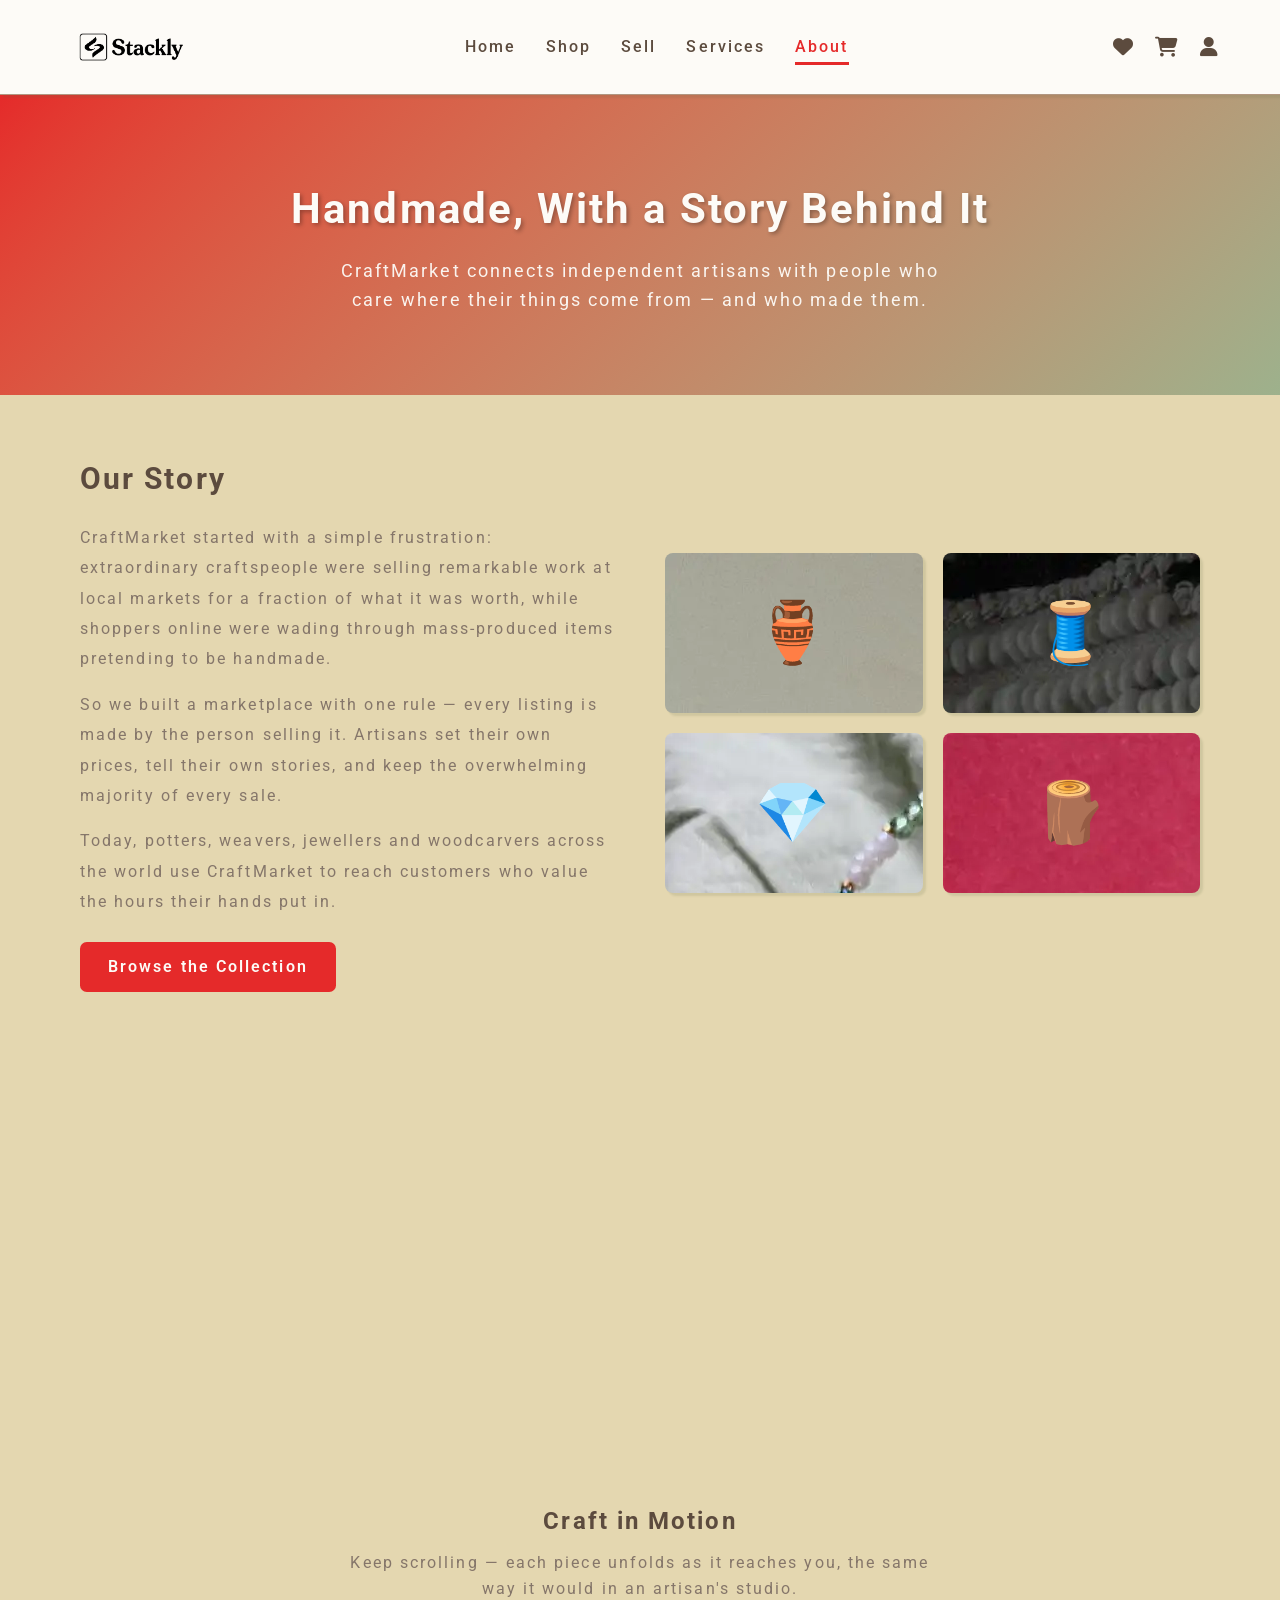
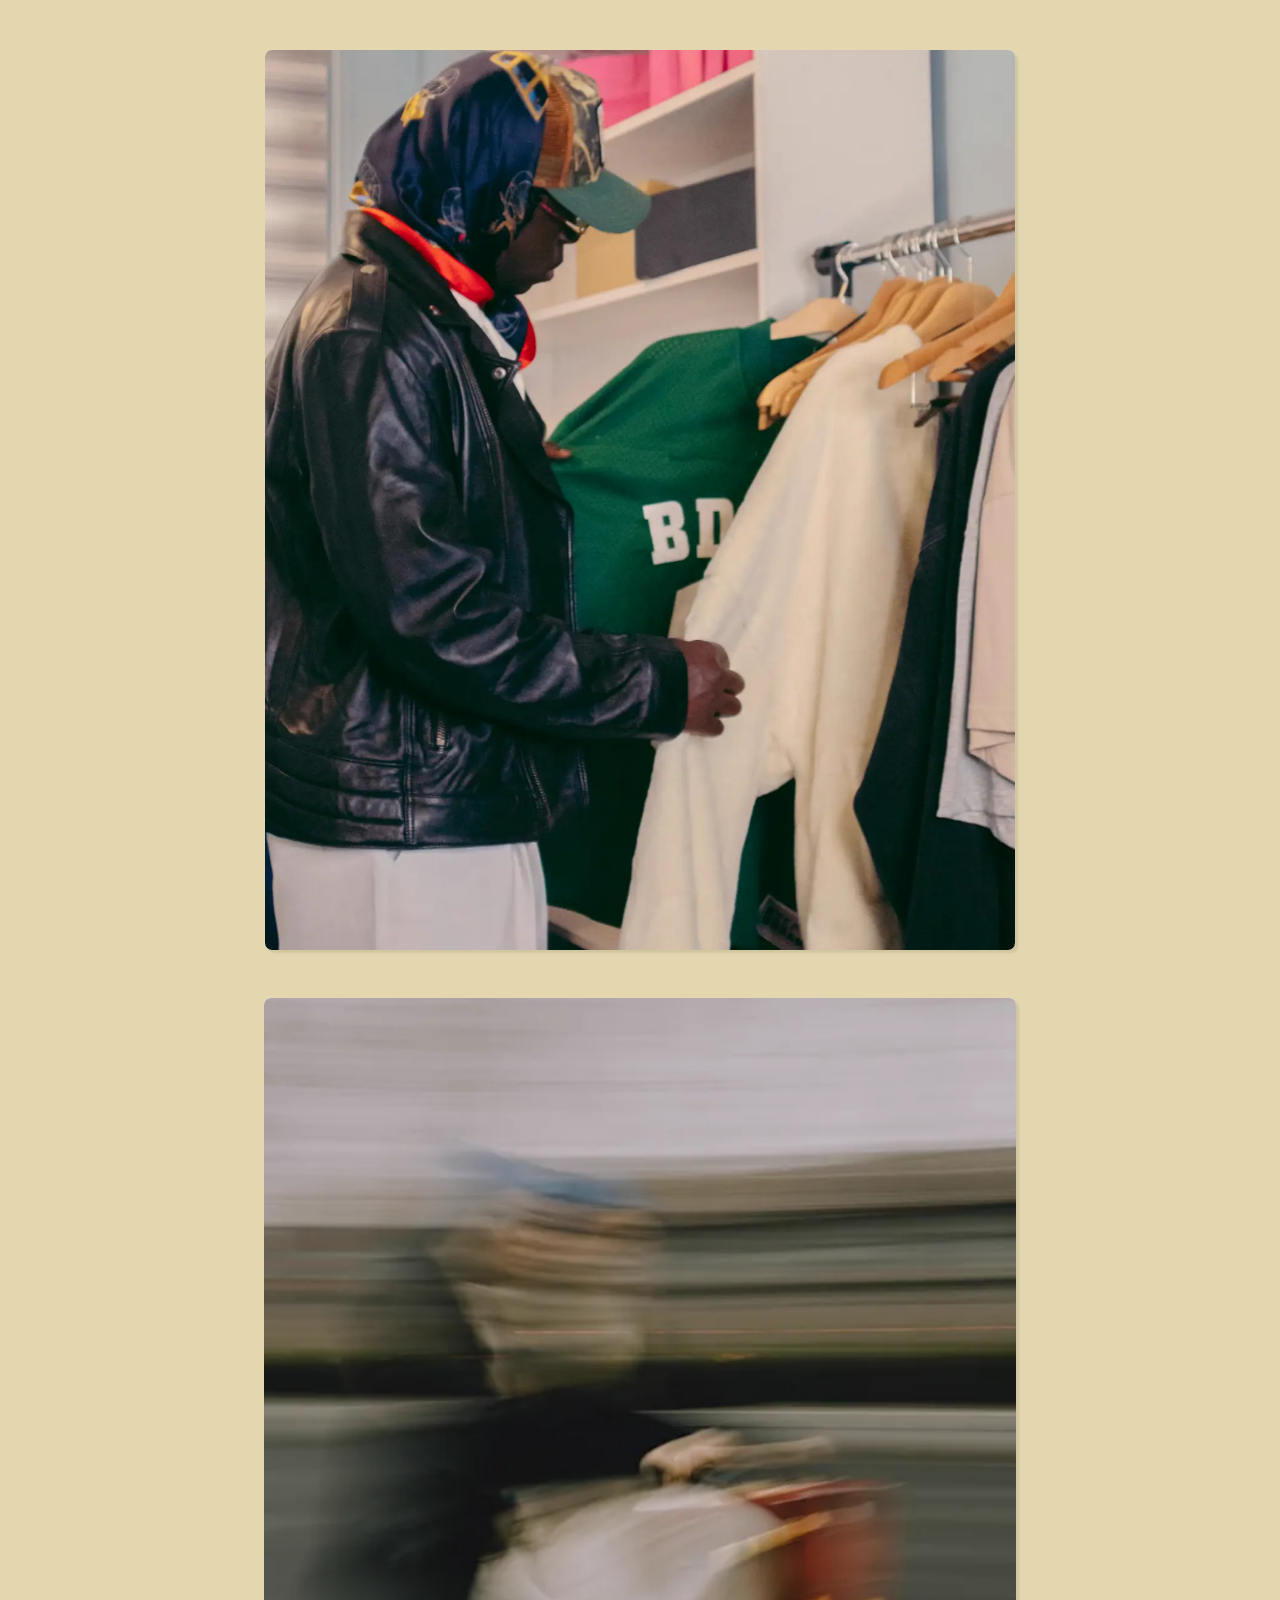
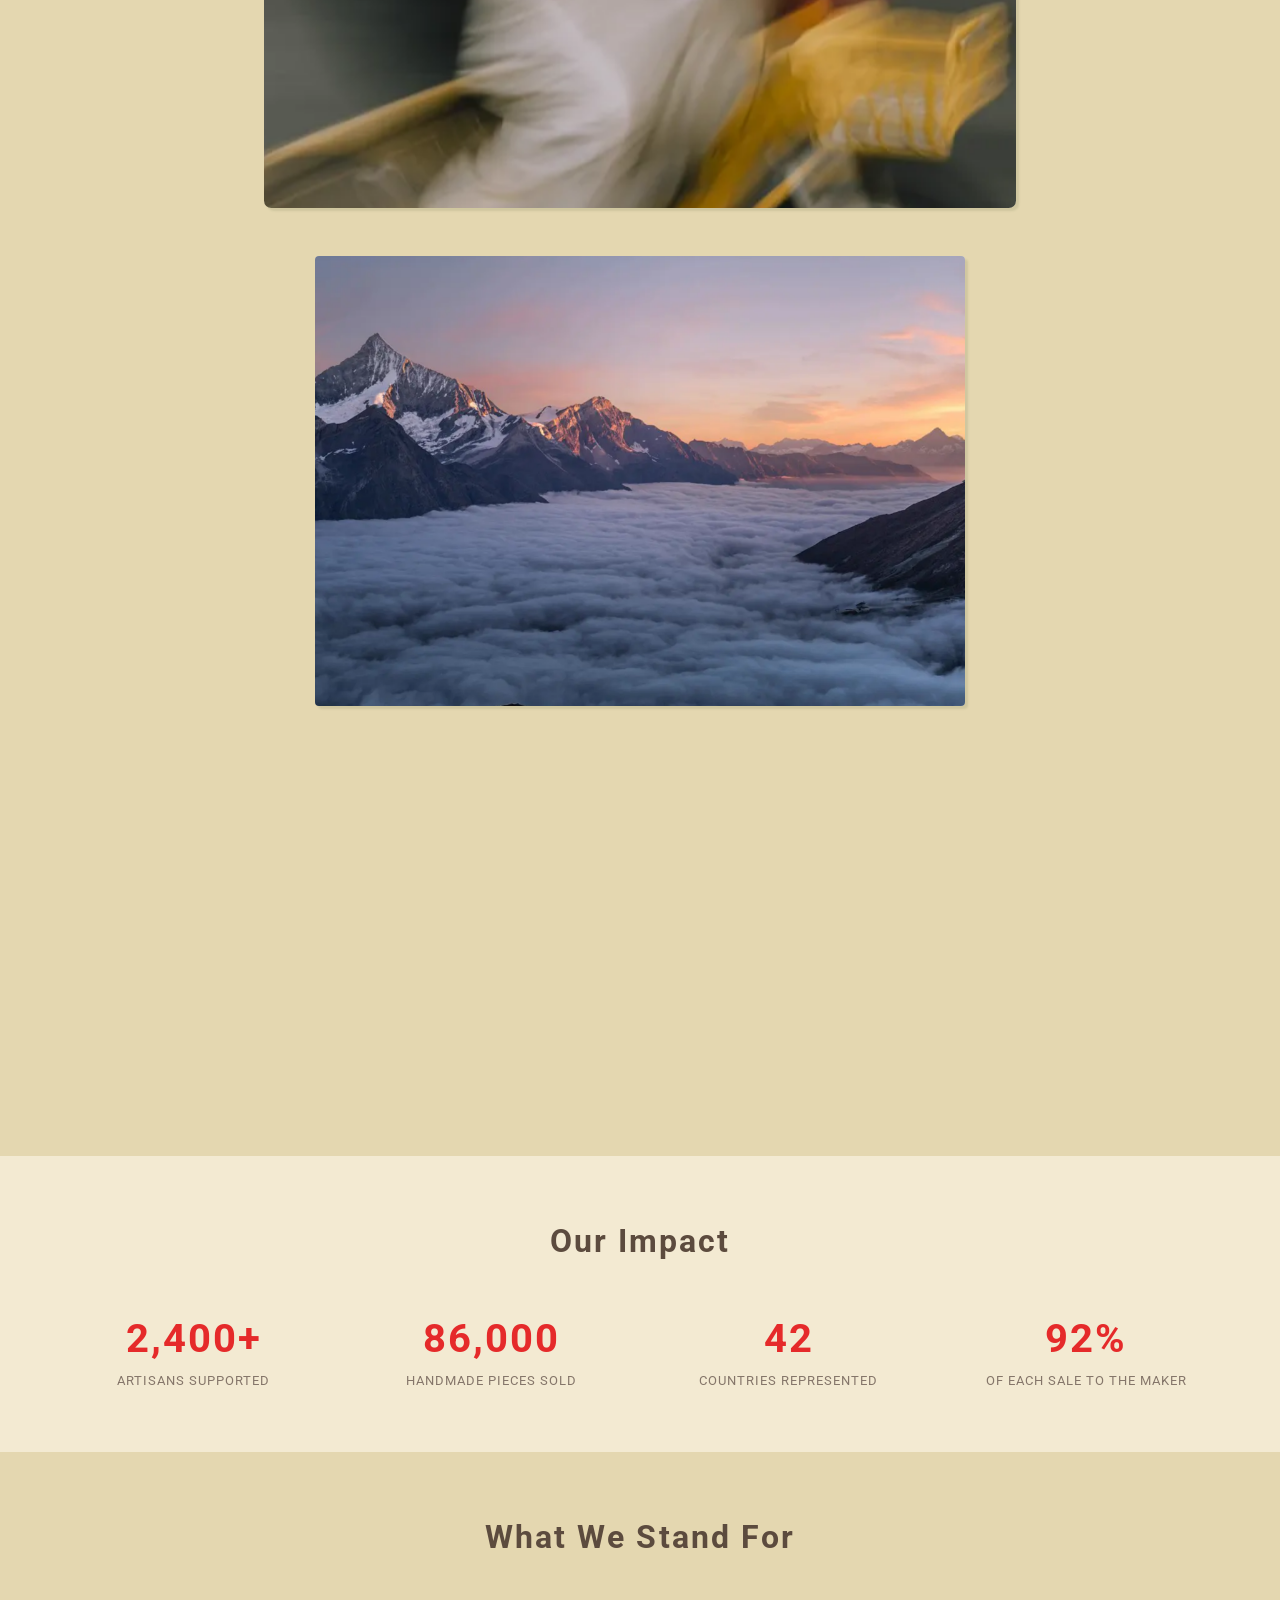
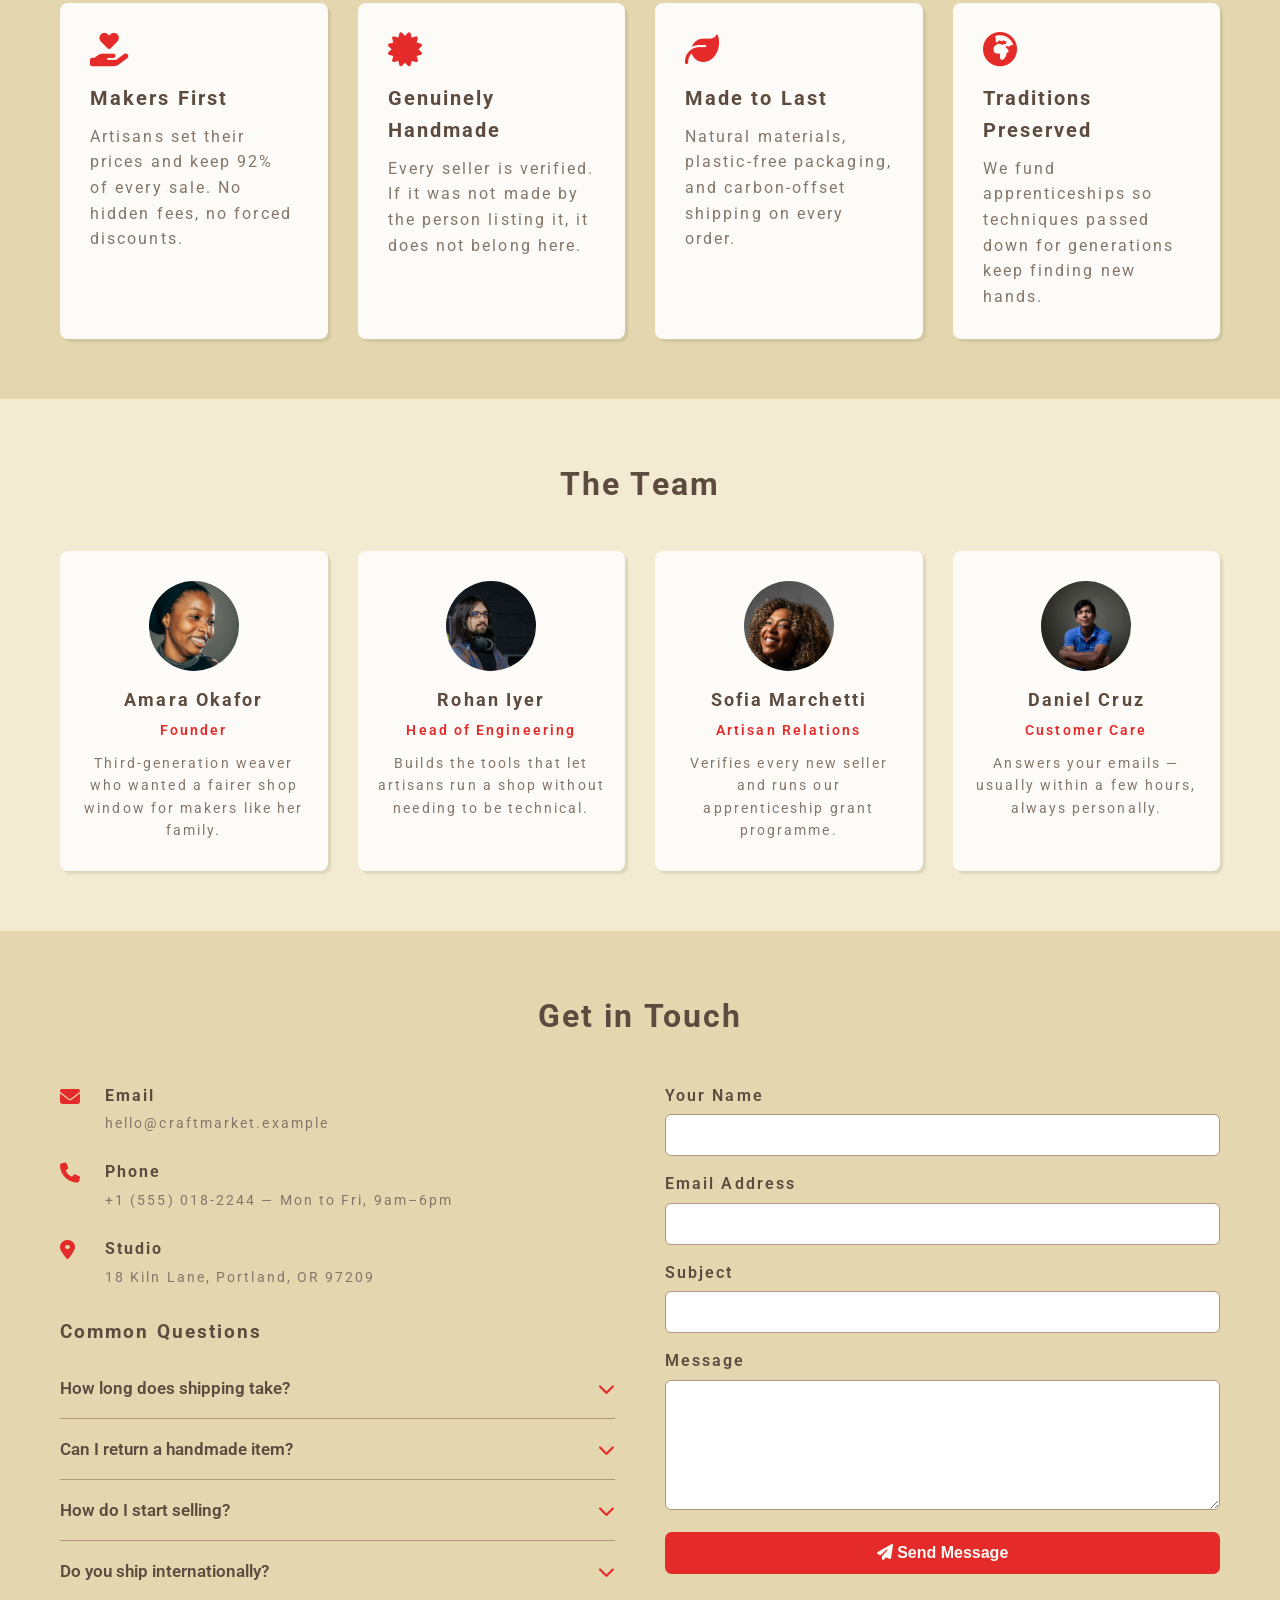
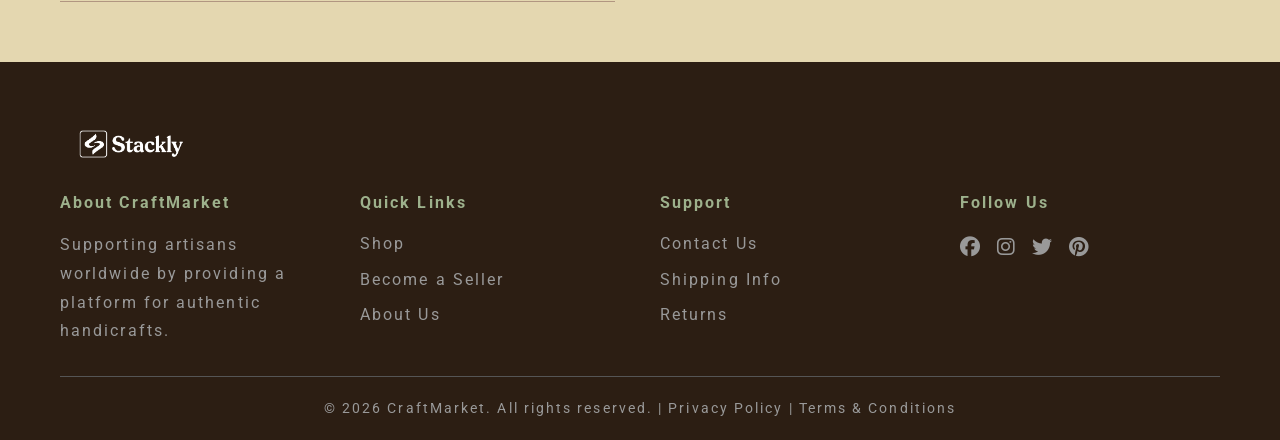
<file: pages/about.html>
<!DOCTYPE html>
<html lang="en">
<head>
    <meta charset="UTF-8">
    <meta name="viewport" content="width=device-width, initial-scale=1.0">
    <title>About Us - CraftMarket</title>
    <link rel="stylesheet" href="../css/styles.css">
    <link rel="stylesheet" href="https://cdnjs.cloudflare.com/ajax/libs/font-awesome/6.4.0/css/all.min.css">
    <link rel="preconnect" href="https://fonts.googleapis.com">
    <link rel="preconnect" href="https://fonts.gstatic.com" crossorigin>
    <link href="https://fonts.googleapis.com/css2?family=Roboto:wght@400;500;700&family=Roboto+Mono&family=Merriweather:wght@400;700&display=swap" rel="stylesheet">
    <link rel="stylesheet" href="../components/scroll-reveal-image/scroll-reveal-image.css">
    <style>
        .about-hero {
            background: linear-gradient(135deg, var(--primary-color), var(--secondary-color));
            color: var(--white);
            padding: 80px 20px;
            text-align: center;
        }

        .about-hero h1 {
            font-size: 42px;
            margin-bottom: 15px;
            text-shadow: 2px 2px 4px rgba(0, 0, 0, 0.3);
        }

        .about-hero p {
            font-size: 18px;
            max-width: 640px;
            margin: 0 auto;
            opacity: 0.95;
        }

        .story {
            display: grid;
            grid-template-columns: 1fr 1fr;
            gap: 50px;
            align-items: center;
            padding: 60px 20px;
        }

        .story h2 {
            font-size: 30px;
            margin-bottom: 20px;
        }

        .story p {
            color: var(--text-light);
            margin-bottom: 15px;
            line-height: 1.9;
        }

        .story-visual {
            display: grid;
            grid-template-columns: 1fr 1fr;
            gap: 20px;
        }

        .story-tile {
            height: 160px;
            border-radius: 8px;
            display: flex;
            align-items: center;
            justify-content: center;
            font-size: 60px;
            box-shadow: var(--shadow);
        }

        .impact {
            background-color: var(--light-bg);
            padding: 60px 20px;
        }

        .impact-grid {
            display: grid;
            grid-template-columns: repeat(auto-fit, minmax(200px, 1fr));
            gap: 30px;
            text-align: center;
        }

        .impact-item .number {
            font-size: 40px;
            font-weight: bold;
            color: var(--primary-color);
        }

        .impact-item p {
            color: var(--text-light);
            text-transform: uppercase;
            font-size: 13px;
            letter-spacing: 1px;
        }

        .values {
            padding: 60px 20px;
        }

        .values h2,
        .impact h2,
        .team h2,
        .contact h2 {
            font-size: 32px;
            text-align: center;
            margin-bottom: 40px;
        }

        .value-grid {
            display: grid;
            grid-template-columns: repeat(auto-fit, minmax(260px, 1fr));
            gap: 30px;
        }

        .value-card {
            background-color: var(--white);
            border-radius: 8px;
            box-shadow: var(--shadow);
            padding: 30px;
            transition: all 0.3s ease;
        }

        .value-card:hover {
            transform: translateY(-5px);
            box-shadow: var(--shadow-lg);
        }

        .value-card i {
            font-size: 34px;
            color: var(--primary-color);
            margin-bottom: 15px;
        }

        .value-card h3 {
            font-size: 20px;
            margin-bottom: 10px;
        }

        .value-card p {
            color: var(--text-light);
        }

        .team {
            background-color: var(--light-bg);
            padding: 60px 20px;
        }

        .team-grid {
            display: grid;
            grid-template-columns: repeat(auto-fit, minmax(220px, 1fr));
            gap: 30px;
        }

        .team-card {
            background-color: var(--white);
            border-radius: 8px;
            box-shadow: var(--shadow);
            padding: 30px 20px;
            text-align: center;
        }

        .team-avatar {
            width: 90px;
            height: 90px;
            border-radius: 50%;
            margin: 0 auto 15px;
            overflow: hidden;
        }

        .team-avatar img {
            width: 100%;
            height: 100%;
            object-fit: cover;
            display: block;
        }

        .team-card h3 {
            font-size: 18px;
            margin-bottom: 5px;
        }

        .team-role {
            color: var(--primary-color);
            font-size: 14px;
            font-weight: 600;
            margin-bottom: 10px;
        }

        .team-card p {
            color: var(--text-light);
            font-size: 14px;
        }

        .contact {
            padding: 60px 20px;
        }

        .contact-grid {
            display: grid;
            grid-template-columns: 1fr 1fr;
            gap: 50px;
        }

        .contact-detail {
            display: flex;
            gap: 15px;
            margin-bottom: 25px;
        }

        .contact-detail i {
            font-size: 20px;
            color: var(--primary-color);
            width: 30px;
            padding-top: 4px;
        }

        .contact-detail h4 {
            margin-bottom: 4px;
        }

        .contact-detail p {
            color: var(--text-light);
            font-size: 14px;
        }

        .contact-form .form-group {
            margin-bottom: 15px;
        }

        .contact-form label {
            display: block;
            margin-bottom: 6px;
            font-weight: 600;
        }

        .contact-form input,
        .contact-form textarea {
            width: 100%;
            padding: 12px;
            border: 1px solid var(--border-color);
            border-radius: 6px;
            font-size: 14px;
            font-family: inherit;
        }

        .contact-form textarea {
            min-height: 130px;
            resize: vertical;
        }

        .contact-form input:focus,
        .contact-form textarea:focus {
            outline: none;
            border-color: var(--primary-color);
            box-shadow: 0 0 0 3px rgba(139, 69, 19, 0.1);
        }

        .faq-item {
            border-bottom: 1px solid var(--border-color);
        }

        .faq-question {
            width: 100%;
            background: none;
            border: none;
            text-align: left;
            padding: 20px 0;
            font-size: 17px;
            font-weight: 600;
            font-family: inherit;
            color: var(--text-dark);
            cursor: pointer;
            display: flex;
            justify-content: space-between;
            align-items: center;
            gap: 15px;
        }

        .faq-question i {
            color: var(--primary-color);
            transition: transform 0.3s ease;
        }

        .faq-item.open .faq-question i {
            transform: rotate(180deg);
        }

        .faq-answer {
            display: none;
            padding-bottom: 20px;
            color: var(--text-light);
            line-height: 1.8;
        }

        .faq-item.open .faq-answer {
            display: block;
        }

        @media (max-width: 768px) {
            .story,
            .contact-grid {
                grid-template-columns: 1fr;
                gap: 30px;
            }

            .about-hero h1 {
                font-size: 30px;
            }
        }
    </style>
</head>
<body>
    <!-- Navigation Header -->
    <header class="navbar">
        <div class="container">
            <div class="navbar-content">
                <div class="logo">
                    <a href="../index.html" class="logo-link">
                        <img src="../assets/images/Stackly_logo_transparent.webp" alt="Stackly" class="logo-img">
                    </a>
                </div>
                <nav class="nav-menu" id="navMenu">
                    <a href="../index.html" class="nav-link">Home</a>
                    <a href="products.html" class="nav-link">Shop</a>
                    <a href="seller-dashboard.html" class="nav-link">Sell</a>
                    <a href="services.html" class="nav-link">Services</a>
                    <a href="about.html" class="nav-link active">About</a>
                </nav>
                <div class="nav-icons">
                    <a href="wishlist.html" class="icon-link" title="Wishlist">
                        <i class="fas fa-heart"></i>
                        <span class="badge" id="wishlist-count">0</span>
                    </a>
                    <a href="cart.html" class="icon-link" title="Shopping Cart">
                        <i class="fas fa-shopping-cart"></i>
                        <span class="badge" id="cart-count">0</span>
                    </a>
                    <a href="account.html" class="icon-link" title="Account">
                        <i class="fas fa-user"></i>
                    </a>
                </div>
                <button class="menu-toggle" id="menuToggle" aria-label="Toggle menu" aria-expanded="false" aria-controls="navMenu">
                    <span class="menu-toggle-bar"></span>
                    <span class="menu-toggle-bar"></span>
                    <span class="menu-toggle-bar"></span>
                </button>
            </div>
        </div>
    </header>

    <!-- Hero -->
    <section class="about-hero">
        <h1>Handmade, With a Story Behind It</h1>
        <p>CraftMarket connects independent artisans with people who care where their things come from — and who made them.</p>
    </section>

    <!-- Our Story -->
    <div class="container">
        <section class="story">
            <div>
                <h2>Our Story</h2>
                <p>
                    CraftMarket started with a simple frustration: extraordinary craftspeople were selling
                    remarkable work at local markets for a fraction of what it was worth, while shoppers
                    online were wading through mass-produced items pretending to be handmade.
                </p>
                <p>
                    So we built a marketplace with one rule — every listing is made by the person selling it.
                    Artisans set their own prices, tell their own stories, and keep the overwhelming majority
                    of every sale.
                </p>
                <p>
                    Today, potters, weavers, jewellers and woodcarvers across the world use CraftMarket to
                    reach customers who value the hours their hands put in.
                </p>
                <a href="products.html" class="btn btn-primary" style="margin-top: 10px;">Browse the Collection</a>
            </div>
            <div class="story-visual">
                <div class="story-tile pottery">🏺</div>
                <div class="story-tile textiles">🧵</div>
                <div class="story-tile jewelry">💎</div>
                <div class="story-tile woodwork">🪵</div>
            </div>
        </section>
    </div>

    <!-- Craft in Motion — Scroll Reveal Image demo -->
    <section class="scroll-reveal-demo">
        <div class="scroll-reveal-demo-intro">
            <h2>Craft in Motion</h2>
            <p style="color: var(--text-light); margin-top: 10px;">
                Keep scrolling — each piece unfolds as it reaches you, the same way it would in an artisan's studio.
            </p>
        </div>

        <div class="scroll-reveal-item">
            <div
                class="scroll-reveal-image"
                data-height="900px"
                data-from-width="40%"
                data-to-width="95%"
                data-inner-width="95%"
                data-from-scale="1.6"
                data-to-scale="1"
                data-from-radius="0px"
                data-to-radius="22px"
                data-radius-start="0.5"
                data-stiffness="120"
                data-damping="80"
            >
                <div class="scroll-reveal-image-inner">
                    <img
                        src="../assets/images/craft-landscape.webp"
                        alt="Landscape — wide cinematic shot"
                        loading="lazy"
                    >
                </div>
            </div>
        </div>

        <div class="scroll-reveal-item">
            <div
                class="scroll-reveal-image"
                data-height="90vh"
                data-from-width="40%"
                data-to-width="95%"
                data-inner-width="95%"
                data-from-scale="1.6"
                data-to-scale="1"
                data-from-radius="0px"
                data-to-radius="22px"
                data-radius-start="0.5"
                data-stiffness="120"
                data-damping="80"
            >
                <div class="scroll-reveal-image-inner">
                    <img
                        src="../assets/images/craft-portrait.webp"
                        alt="Portrait — vertical composition"
                        loading="lazy"
                    >
                </div>
            </div>
        </div>

        <div class="scroll-reveal-item">
            <div
                class="scroll-reveal-image"
                data-height="50vh"
                data-from-width="40%"
                data-to-width="95%"
                data-inner-width="95%"
                data-from-scale="1.6"
                data-to-scale="1"
                data-from-radius="0px"
                data-to-radius="22px"
                data-radius-start="0.5"
                data-stiffness="120"
                data-damping="80"
            >
                <div class="scroll-reveal-image-inner">
                    <img
                        src="../assets/images/craft-panoramic.webp"
                        alt="Panoramic — mountain range"
                        loading="lazy"
                    >
                </div>
            </div>
        </div>
    </section>

    <!-- Impact -->
    <section class="impact">
        <div class="container">
            <h2>Our Impact</h2>
            <div class="impact-grid">
                <div class="impact-item">
                    <div class="number">2,400+</div>
                    <p>Artisans supported</p>
                </div>
                <div class="impact-item">
                    <div class="number">86,000</div>
                    <p>Handmade pieces sold</p>
                </div>
                <div class="impact-item">
                    <div class="number">42</div>
                    <p>Countries represented</p>
                </div>
                <div class="impact-item">
                    <div class="number">92%</div>
                    <p>Of each sale to the maker</p>
                </div>
            </div>
        </div>
    </section>

    <!-- Values -->
    <section class="values">
        <div class="container">
            <h2>What We Stand For</h2>
            <div class="value-grid">
                <div class="value-card">
                    <i class="fas fa-hand-holding-heart"></i>
                    <h3>Makers First</h3>
                    <p>Artisans set their prices and keep 92% of every sale. No hidden fees, no forced discounts.</p>
                </div>
                <div class="value-card">
                    <i class="fas fa-certificate"></i>
                    <h3>Genuinely Handmade</h3>
                    <p>Every seller is verified. If it was not made by the person listing it, it does not belong here.</p>
                </div>
                <div class="value-card">
                    <i class="fas fa-leaf"></i>
                    <h3>Made to Last</h3>
                    <p>Natural materials, plastic-free packaging, and carbon-offset shipping on every order.</p>
                </div>
                <div class="value-card">
                    <i class="fas fa-globe-africa"></i>
                    <h3>Traditions Preserved</h3>
                    <p>We fund apprenticeships so techniques passed down for generations keep finding new hands.</p>
                </div>
            </div>
        </div>
    </section>

    <!-- Team -->
    <section class="team">
        <div class="container">
            <h2>The Team</h2>
            <div class="team-grid">
                <div class="team-card">
                    <div class="team-avatar"><img src="../assets/images/team/amara-okafor.webp" alt="Amara Okafor" loading="lazy"></div>
                    <h3>Amara Okafor</h3>
                    <div class="team-role">Founder</div>
                    <p>Third-generation weaver who wanted a fairer shop window for makers like her family.</p>
                </div>
                <div class="team-card">
                    <div class="team-avatar"><img src="../assets/images/team/rohan-iyer.webp" alt="Rohan Iyer" loading="lazy"></div>
                    <h3>Rohan Iyer</h3>
                    <div class="team-role">Head of Engineering</div>
                    <p>Builds the tools that let artisans run a shop without needing to be technical.</p>
                </div>
                <div class="team-card">
                    <div class="team-avatar"><img src="../assets/images/team/sofia-marchetti.webp" alt="Sofia Marchetti" loading="lazy"></div>
                    <h3>Sofia Marchetti</h3>
                    <div class="team-role">Artisan Relations</div>
                    <p>Verifies every new seller and runs our apprenticeship grant programme.</p>
                </div>
                <div class="team-card">
                    <div class="team-avatar"><img src="../assets/images/team/daniel-cruz.webp" alt="Daniel Cruz" loading="lazy"></div>
                    <h3>Daniel Cruz</h3>
                    <div class="team-role">Customer Care</div>
                    <p>Answers your emails — usually within a few hours, always personally.</p>
                </div>
            </div>
        </div>
    </section>

    <!-- Contact + FAQ -->
    <section class="contact">
        <div class="container">
            <h2>Get in Touch</h2>
            <div class="contact-grid">
                <div>
                    <div class="contact-detail">
                        <i class="fas fa-envelope"></i>
                        <div>
                            <h4>Email</h4>
                            <p>hello@craftmarket.example</p>
                        </div>
                    </div>
                    <div class="contact-detail">
                        <i class="fas fa-phone"></i>
                        <div>
                            <h4>Phone</h4>
                            <p>+1 (555) 018-2244 — Mon to Fri, 9am–6pm</p>
                        </div>
                    </div>
                    <div class="contact-detail">
                        <i class="fas fa-map-marker-alt"></i>
                        <div>
                            <h4>Studio</h4>
                            <p>18 Kiln Lane, Portland, OR 97209</p>
                        </div>
                    </div>

                    <h3 style="margin: 30px 0 10px;">Common Questions</h3>
                    <div class="faq-item">
                        <button class="faq-question">How long does shipping take? <i class="fas fa-chevron-down"></i></button>
                        <div class="faq-answer">Standard shipping arrives in 5–7 days and is free on orders over $50. Express (2–3 days) and overnight options are available at checkout.</div>
                    </div>
                    <div class="faq-item">
                        <button class="faq-question">Can I return a handmade item? <i class="fas fa-chevron-down"></i></button>
                        <div class="faq-answer">Yes — you have 30 days from delivery. Because pieces are made by hand, small variations in colour and texture are not considered defects.</div>
                    </div>
                    <div class="faq-item">
                        <button class="faq-question">How do I start selling? <i class="fas fa-chevron-down"></i></button>
                        <div class="faq-answer">Head to the Seller Dashboard, add your first product, and our artisan relations team will verify your shop within two working days.</div>
                    </div>
                    <div class="faq-item">
                        <button class="faq-question">Do you ship internationally? <i class="fas fa-chevron-down"></i></button>
                        <div class="faq-answer">We ship to 42 countries. Duties and import taxes are calculated at checkout so there are no surprises on delivery.</div>
                    </div>
                </div>

                <form class="contact-form" id="contact-form">
                    <div class="form-group">
                        <label for="contact-name">Your Name</label>
                        <input type="text" id="contact-name" required>
                    </div>
                    <div class="form-group">
                        <label for="contact-email">Email Address</label>
                        <input type="email" id="contact-email" required>
                    </div>
                    <div class="form-group">
                        <label for="contact-subject">Subject</label>
                        <input type="text" id="contact-subject" required>
                    </div>
                    <div class="form-group">
                        <label for="contact-message">Message</label>
                        <textarea id="contact-message" required></textarea>
                    </div>
                    <button type="submit" class="btn btn-primary" style="width: 100%;">
                        <i class="fas fa-paper-plane"></i> Send Message
                    </button>
                </form>
            </div>
        </div>
    </section>

    <!-- Footer -->
    <footer class="footer">
        <div class="container">
            <div class="footer-brand">
                <a href="../index.html" class="logo-link">
                    <img src="../assets/images/Stackly_logo_transparent.webp" alt="Stackly" class="footer-logo-img">
                </a>
            </div>
            <div class="footer-grid">
                <div class="footer-section">
                    <h4>About CraftMarket</h4>
                    <p>Supporting artisans worldwide by providing a platform for authentic handicrafts.</p>
                </div>
                <div class="footer-section">
                    <h4>Quick Links</h4>
                    <ul>
                        <li><a href="products.html">Shop</a></li>
                        <li><a href="seller-dashboard.html">Become a Seller</a></li>
                        <li><a href="about.html">About Us</a></li>
                    </ul>
                </div>
                <div class="footer-section">
                    <h4>Support</h4>
                    <ul>
                        <li><a href="#">Contact Us</a></li>
                        <li><a href="#">Shipping Info</a></li>
                        <li><a href="#">Returns</a></li>
                    </ul>
                </div>
                <div class="footer-section">
                    <h4>Follow Us</h4>
                    <div class="social-links">
                        <a href="../404.html" title="Facebook"><i class="fab fa-facebook"></i></a>
                        <a href="../404.html" title="Instagram"><i class="fab fa-instagram"></i></a>
                        <a href="../404.html" title="Twitter"><i class="fab fa-twitter"></i></a>
                        <a href="../404.html" title="Pinterest"><i class="fab fa-pinterest"></i></a>
                    </div>
                </div>
            </div>
            <div class="footer-bottom">
                <p>&copy; 2026 CraftMarket. All rights reserved. | <a href="#">Privacy Policy</a> | <a href="#">Terms &amp; Conditions</a></p>
            </div>
        </div>
    </footer>

    <script src="../js/data.js"></script>
    <script src="../js/script.js"></script>
    <script src="../components/scroll-reveal-image/scroll-reveal-image.js"></script>
    <script>
        // FAQ accordion
        document.querySelectorAll('.faq-question').forEach(question => {
            question.addEventListener('click', () => {
                question.parentElement.classList.toggle('open');
            });
        });

        // Contact form
        document.getElementById('contact-form').addEventListener('submit', (e) => {
            e.preventDefault();

            const messages = JSON.parse(localStorage.getItem('contactMessages')) || [];
            messages.push({
                name: document.getElementById('contact-name').value,
                email: document.getElementById('contact-email').value,
                subject: document.getElementById('contact-subject').value,
                message: document.getElementById('contact-message').value,
                sentAt: new Date().toISOString()
            });
            localStorage.setItem('contactMessages', JSON.stringify(messages));

            showNotification('Thanks! We will get back to you shortly.', 'success');
            e.target.reset();
        });
    </script>
</body>
</html>
</file>
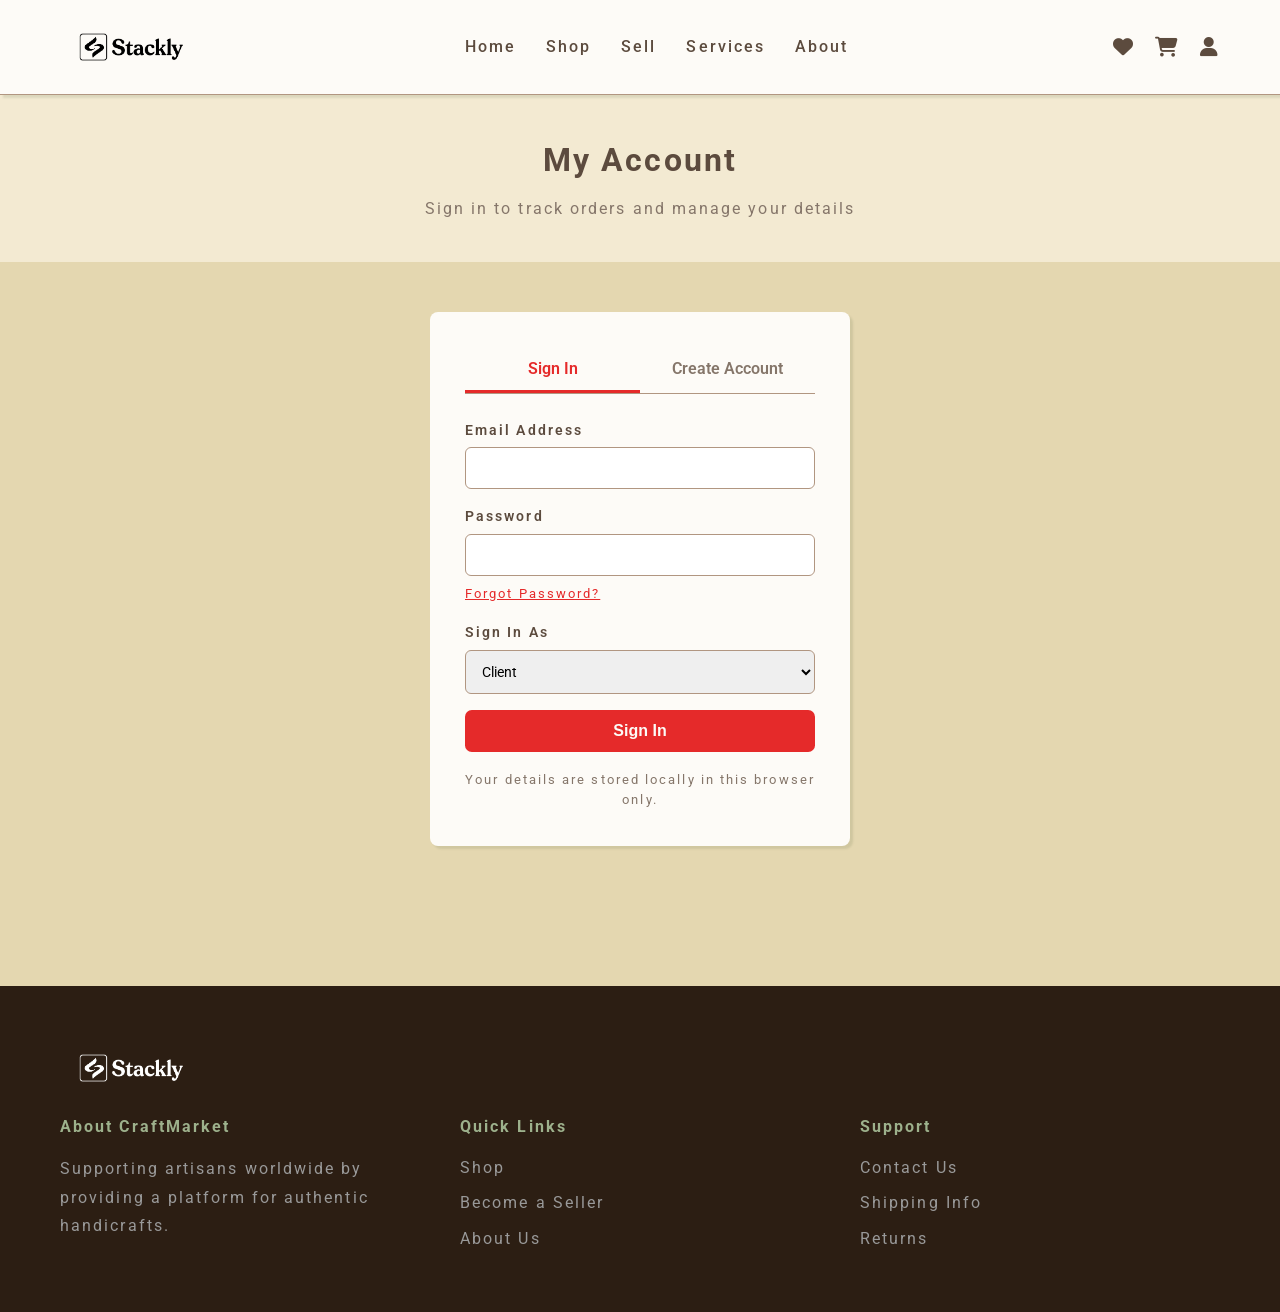
<file: pages/account.html>
<!DOCTYPE html>
<html lang="en">
<head>
    <meta charset="UTF-8">
    <meta name="viewport" content="width=device-width, initial-scale=1.0">
    <title>My Account - CraftMarket</title>
    <link rel="stylesheet" href="../css/styles.css">
    <link rel="stylesheet" href="https://cdnjs.cloudflare.com/ajax/libs/font-awesome/6.4.0/css/all.min.css">
    <link rel="preconnect" href="https://fonts.googleapis.com">
    <link rel="preconnect" href="https://fonts.gstatic.com" crossorigin>
    <link href="https://fonts.googleapis.com/css2?family=Roboto:wght@400;500;700&family=Roboto+Mono&family=Merriweather:wght@400;700&display=swap" rel="stylesheet">
    <style>
        .auth-wrap {
            max-width: 460px;
            margin: 0 auto;
            padding: 50px 20px 80px;
        }

        .auth-card {
            background-color: var(--white);
            border-radius: 8px;
            box-shadow: var(--shadow);
            padding: 35px;
        }

        .auth-tabs {
            display: flex;
            margin-bottom: 25px;
            border-bottom: 1px solid var(--border-color);
        }

        .auth-tab {
            flex: 1;
            background: none;
            border: none;
            border-bottom: 3px solid transparent;
            padding: 12px;
            font-size: 16px;
            font-weight: 600;
            font-family: inherit;
            color: var(--text-light);
            cursor: pointer;
            transition: all 0.3s ease;
        }

        .auth-tab.active {
            color: var(--primary-color);
            border-bottom-color: var(--primary-color);
        }

        .form-group {
            margin-bottom: 16px;
        }

        .form-group label {
            display: block;
            margin-bottom: 6px;
            font-weight: 600;
            font-size: 14px;
        }

        .form-group input,
        .form-group select,
        .form-group textarea {
            width: 100%;
            padding: 12px;
            border: 1px solid var(--border-color);
            border-radius: 6px;
            font-size: 14px;
            font-family: inherit;
        }

        .form-group input:focus,
        .form-group select:focus,
        .form-group textarea:focus {
            outline: none;
            border-color: var(--primary-color);
            box-shadow: 0 0 0 3px rgba(139, 69, 19, 0.1);
        }

        .form-error {
            color: var(--error-color);
            font-size: 14px;
            margin-bottom: 15px;
            display: none;
        }

        .form-error.show {
            display: block;
        }

        .auth-hint {
            text-align: center;
            color: var(--text-light);
            font-size: 13px;
            margin-top: 18px;
        }

        .account-container {
            display: grid;
            grid-template-columns: 260px 1fr;
            gap: 30px;
            padding: 40px 20px;
        }

        .account-sidebar {
            display: flex;
            flex-direction: column;
            gap: 10px;
            height: fit-content;
        }

        .profile-chip {
            background-color: var(--light-bg);
            border-radius: 8px;
            padding: 25px 20px;
            text-align: center;
            margin-bottom: 10px;
        }

        .profile-avatar {
            width: 70px;
            height: 70px;
            border-radius: 50%;
            margin: 0 auto 12px;
            background: linear-gradient(135deg, var(--primary-color), var(--secondary-color));
            color: var(--white);
            display: flex;
            align-items: center;
            justify-content: center;
            font-size: 28px;
            font-weight: bold;
        }

        .sidebar-link {
            padding: 14px 18px;
            background-color: var(--light-bg);
            border: none;
            border-radius: 6px;
            text-align: left;
            font-size: 15px;
            font-family: inherit;
            color: var(--text-dark);
            cursor: pointer;
            transition: all 0.3s ease;
            display: flex;
            align-items: center;
            gap: 10px;
        }

        .sidebar-link:hover,
        .sidebar-link.active {
            background-color: var(--primary-color);
            color: var(--white);
        }

        .panel {
            display: none;
            background-color: var(--white);
            border-radius: 8px;
            box-shadow: var(--shadow);
            padding: 30px;
        }

        .panel.active {
            display: block;
        }

        .panel h2 {
            font-size: 24px;
            margin-bottom: 20px;
            display: flex;
            align-items: center;
            gap: 10px;
        }

        .panel h2 i {
            color: var(--primary-color);
        }

        .stats-grid {
            display: grid;
            grid-template-columns: repeat(auto-fit, minmax(150px, 1fr));
            gap: 20px;
            margin-bottom: 30px;
        }

        .stat-card {
            background-color: var(--light-bg);
            border-radius: 8px;
            padding: 20px;
            text-align: center;
        }

        .stat-card .value {
            font-size: 28px;
            font-weight: bold;
            color: var(--primary-color);
        }

        .stat-card p {
            color: var(--text-light);
            font-size: 13px;
            text-transform: uppercase;
            letter-spacing: 0.5px;
        }

        .order-card {
            border: 1px solid var(--border-color);
            border-radius: 8px;
            margin-bottom: 20px;
            overflow: hidden;
        }

        .order-head {
            background-color: var(--light-bg);
            padding: 15px 20px;
            display: flex;
            justify-content: space-between;
            align-items: center;
            flex-wrap: wrap;
            gap: 10px;
        }

        .order-head .meta {
            font-size: 13px;
            color: var(--text-light);
        }

        .order-body {
            padding: 15px 20px;
        }

        .order-line {
            display: flex;
            align-items: center;
            gap: 15px;
            padding: 10px 0;
            border-bottom: 1px solid var(--border-color);
        }

        .order-line:last-child {
            border-bottom: none;
        }

        .order-line .thumb {
            width: 50px;
            height: 50px;
            border-radius: 6px;
            background: linear-gradient(135deg, var(--light-bg), var(--border-color));
            display: flex;
            align-items: center;
            justify-content: center;
            font-size: 24px;
            overflow: hidden;
            flex-shrink: 0;
        }

        .order-line .thumb img {
            width: 100%;
            height: 100%;
            object-fit: cover;
        }

        .order-line .name {
            flex: 1;
        }

        .order-foot {
            padding: 15px 20px;
            border-top: 1px solid var(--border-color);
            display: flex;
            justify-content: space-between;
            font-weight: bold;
            color: var(--primary-color);
        }

        .status-badge {
            display: inline-block;
            padding: 5px 15px;
            border-radius: 20px;
            font-size: 12px;
            font-weight: 600;
            text-transform: uppercase;
        }

        .status-active {
            background-color: oklch(0.94 0.03 132);
            color: var(--success-color);
        }

        .status-pending {
            background-color: oklch(0.94 0.04 70);
            color: var(--warning-color);
        }

        .empty-state {
            text-align: center;
            padding: 50px 20px;
            color: var(--text-light);
        }

        .empty-state i {
            font-size: 55px;
            color: var(--border-color);
            display: block;
            margin-bottom: 18px;
        }

        .form-row {
            display: grid;
            grid-template-columns: 1fr 1fr;
            gap: 15px;
        }

        .toggle-row {
            display: flex;
            align-items: center;
            gap: 10px;
            margin-bottom: 15px;
        }

        @media (max-width: 768px) {
            .account-container {
                grid-template-columns: 1fr;
            }

            .account-sidebar {
                flex-direction: row;
                overflow-x: auto;
            }

            .profile-chip {
                display: none;
            }

            .form-row {
                grid-template-columns: 1fr;
            }
        }
    </style>
</head>
<body>
    <!-- Navigation Header -->
    <header class="navbar">
        <div class="container">
            <div class="navbar-content">
                <div class="logo">
                    <a href="../index.html" class="logo-link">
                        <img src="../assets/images/Stackly_logo_transparent.webp" alt="Stackly" class="logo-img">
                    </a>
                </div>
                <nav class="nav-menu" id="navMenu">
                    <a href="../index.html" class="nav-link">Home</a>
                    <a href="products.html" class="nav-link">Shop</a>
                    <a href="seller-dashboard.html" class="nav-link">Sell</a>
                    <a href="services.html" class="nav-link">Services</a>
                    <a href="about.html" class="nav-link">About</a>
                </nav>
                <div class="nav-icons">
                    <a href="wishlist.html" class="icon-link" title="Wishlist">
                        <i class="fas fa-heart"></i>
                        <span class="badge" id="wishlist-count">0</span>
                    </a>
                    <a href="cart.html" class="icon-link" title="Shopping Cart">
                        <i class="fas fa-shopping-cart"></i>
                        <span class="badge" id="cart-count">0</span>
                    </a>
                    <a href="account.html" class="icon-link active" title="Account">
                        <i class="fas fa-user"></i>
                    </a>
                </div>
                <button class="menu-toggle" id="menuToggle" aria-label="Toggle menu" aria-expanded="false" aria-controls="navMenu">
                    <span class="menu-toggle-bar"></span>
                    <span class="menu-toggle-bar"></span>
                    <span class="menu-toggle-bar"></span>
                </button>
            </div>
        </div>
    </header>

    <!-- Page Title -->
    <section class="page-header">
        <h1 id="page-title">My Account</h1>
        <p id="page-subtitle">Sign in to track orders and manage your details</p>
    </section>

    <!-- Signed out: auth -->
    <div class="container" id="auth-view" style="display: none;">
        <div class="auth-wrap">
            <div class="auth-card">
                <div class="auth-tabs">
                    <button class="auth-tab active" data-auth="login">Sign In</button>
                    <button class="auth-tab" data-auth="register">Create Account</button>
                </div>

                <p class="form-error" id="auth-error"></p>

                <form id="login-form">
                    <div class="form-group">
                        <label for="login-email">Email Address</label>
                        <input type="email" id="login-email" required>
                    </div>
                    <div class="form-group">
                        <label for="login-password">Password</label>
                        <input type="password" id="login-password" required>
                        <a href="../404.html" style="display: inline-block; margin-top: 8px; font-size: 13px; color: var(--primary-color);">Forgot Password?</a>
                    </div>
                    <div class="form-group">
                        <label for="login-role">Sign In As</label>
                        <select id="login-role">
                            <option value="client">Client</option>
                            <option value="admin">Admin</option>
                        </select>
                    </div>
                    <button type="submit" class="btn btn-primary" style="width: 100%;">Sign In</button>
                    <p class="auth-hint">Your details are stored locally in this browser only.</p>
                </form>

                <form id="register-form" style="display: none;">
                    <div class="form-group">
                        <label for="reg-name">Full Name</label>
                        <input type="text" id="reg-name" required>
                    </div>
                    <div class="form-group">
                        <label for="reg-email">Email Address</label>
                        <input type="email" id="reg-email" required>
                    </div>
                    <div class="form-group">
                        <label for="reg-phone">Phone Number</label>
                        <input type="tel" id="reg-phone">
                    </div>
                    <div class="form-group">
                        <label for="reg-password">Password</label>
                        <input type="password" id="reg-password" minlength="6" required>
                    </div>
                    <div class="form-group">
                        <label for="reg-confirm">Confirm Password</label>
                        <input type="password" id="reg-confirm" minlength="6" required>
                    </div>
                    <button type="submit" class="btn btn-primary" style="width: 100%;">Create Account</button>
                    <p class="auth-hint">By creating an account you agree to our Terms &amp; Privacy Policy.</p>
                </form>
            </div>
        </div>
    </div>

    <!-- Signed in: dashboard -->
    <div class="container" id="account-view" style="display: none;">
        <div class="account-container">
            <aside class="account-sidebar">
                <div class="profile-chip">
                    <div class="profile-avatar" id="profile-initials">?</div>
                    <strong id="profile-name"></strong>
                    <div style="color: var(--text-light); font-size: 13px;" id="profile-email"></div>
                </div>
                <button class="sidebar-link active" data-panel="overview"><i class="fas fa-th-large"></i> Overview</button>
                <button class="sidebar-link" data-panel="orders"><i class="fas fa-receipt"></i> My Orders</button>
                <button class="sidebar-link" data-panel="profile"><i class="fas fa-user"></i> Profile</button>
                <button class="sidebar-link" data-panel="address"><i class="fas fa-map-marker-alt"></i> Address</button>
                <button class="sidebar-link" data-panel="settings"><i class="fas fa-cog"></i> Settings</button>
                <button class="sidebar-link" id="logout-btn"><i class="fas fa-sign-out-alt"></i> Logout</button>
            </aside>

            <main>
                <!-- Overview -->
                <section class="panel active" id="panel-overview">
                    <h2><i class="fas fa-th-large"></i> Overview</h2>
                    <div class="stats-grid">
                        <div class="stat-card">
                            <div class="value" id="stat-orders">0</div>
                            <p>Orders</p>
                        </div>
                        <div class="stat-card">
                            <div class="value" id="stat-spent">$0</div>
                            <p>Total spent</p>
                        </div>
                        <div class="stat-card">
                            <div class="value" id="stat-wishlist">0</div>
                            <p>Wishlist items</p>
                        </div>
                        <div class="stat-card">
                            <div class="value" id="stat-cart">0</div>
                            <p>In cart</p>
                        </div>
                    </div>
                    <h3 style="margin-bottom: 15px;">Recent Order</h3>
                    <div id="recent-order"></div>
                </section>

                <!-- Orders -->
                <section class="panel" id="panel-orders">
                    <h2><i class="fas fa-receipt"></i> My Orders</h2>
                    <div id="orders-list"></div>
                </section>

                <!-- Profile -->
                <section class="panel" id="panel-profile">
                    <h2><i class="fas fa-user"></i> Profile Details</h2>
                    <form id="profile-form">
                        <div class="form-row">
                            <div class="form-group">
                                <label for="pf-name">Full Name</label>
                                <input type="text" id="pf-name" required>
                            </div>
                            <div class="form-group">
                                <label for="pf-email">Email Address</label>
                                <input type="email" id="pf-email" required>
                            </div>
                        </div>
                        <div class="form-row">
                            <div class="form-group">
                                <label for="pf-phone">Phone Number</label>
                                <input type="tel" id="pf-phone">
                            </div>
                            <div class="form-group">
                                <label for="pf-birthday">Date of Birth</label>
                                <input type="date" id="pf-birthday">
                            </div>
                        </div>
                        <div class="form-group">
                            <label for="pf-bio">About You</label>
                            <textarea id="pf-bio" rows="3" placeholder="Tell artisans a little about what you love"></textarea>
                        </div>
                        <button type="submit" class="btn btn-primary"><i class="fas fa-save"></i> Save Changes</button>
                    </form>
                </section>

                <!-- Address -->
                <section class="panel" id="panel-address">
                    <h2><i class="fas fa-map-marker-alt"></i> Shipping Address</h2>
                    <form id="address-form">
                        <div class="form-group">
                            <label for="ad-street">Street Address</label>
                            <input type="text" id="ad-street">
                        </div>
                        <div class="form-row">
                            <div class="form-group">
                                <label for="ad-city">City</label>
                                <input type="text" id="ad-city">
                            </div>
                            <div class="form-group">
                                <label for="ad-state">State/Province</label>
                                <input type="text" id="ad-state">
                            </div>
                        </div>
                        <div class="form-row">
                            <div class="form-group">
                                <label for="ad-zip">ZIP Code</label>
                                <input type="text" id="ad-zip">
                            </div>
                            <div class="form-group">
                                <label for="ad-country">Country</label>
                                <select id="ad-country">
                                    <option value="">Select Country</option>
                                    <option value="US">United States</option>
                                    <option value="CA">Canada</option>
                                    <option value="UK">United Kingdom</option>
                                    <option value="AU">Australia</option>
                                    <option value="IN">India</option>
                                    <option value="OTHER">Other</option>
                                </select>
                            </div>
                        </div>
                        <button type="submit" class="btn btn-primary"><i class="fas fa-save"></i> Save Address</button>
                        <p style="color: var(--text-light); font-size: 14px; margin-top: 12px;">
                            Saved addresses are filled in automatically at checkout.
                        </p>
                    </form>
                </section>

                <!-- Settings -->
                <section class="panel" id="panel-settings">
                    <h2><i class="fas fa-cog"></i> Settings</h2>
                    <div class="toggle-row">
                        <input type="checkbox" id="set-newsletter">
                        <label for="set-newsletter">Email me new arrivals and exclusive offers</label>
                    </div>
                    <div class="toggle-row">
                        <input type="checkbox" id="set-orders">
                        <label for="set-orders">Send order status updates</label>
                    </div>
                    <div class="toggle-row">
                        <input type="checkbox" id="set-restock">
                        <label for="set-restock">Notify me when wishlist items are back in stock</label>
                    </div>
                    <button class="btn btn-primary" id="save-settings"><i class="fas fa-save"></i> Save Preferences</button>

                    <h3 style="margin: 35px 0 12px;">Data</h3>
                    <p style="color: var(--text-light); font-size: 14px; margin-bottom: 15px;">
                        Your cart, wishlist and orders live in this browser. Clearing them cannot be undone.
                    </p>
                    <button class="btn btn-outline" id="clear-data" style="border-color: var(--error-color); color: var(--error-color);">
                        <i class="fas fa-trash"></i> Clear My Shopping Data
                    </button>
                </section>
            </main>
        </div>
    </div>

    <!-- Footer -->
    <footer class="footer" style="margin-top: 60px;">
        <div class="container">
            <div class="footer-brand">
                <a href="../index.html" class="logo-link">
                    <img src="../assets/images/Stackly_logo_transparent.webp" alt="Stackly" class="footer-logo-img">
                </a>
            </div>
            <div class="footer-grid">
                <div class="footer-section">
                    <h4>About CraftMarket</h4>
                    <p>Supporting artisans worldwide by providing a platform for authentic handicrafts.</p>
                </div>
                <div class="footer-section">
                    <h4>Quick Links</h4>
                    <ul>
                        <li><a href="products.html">Shop</a></li>
                        <li><a href="seller-dashboard.html">Become a Seller</a></li>
                        <li><a href="about.html">About Us</a></li>
                    </ul>
                </div>
                <div class="footer-section">
                    <h4>Support</h4>
                    <ul>
                        <li><a href="#">Contact Us</a></li>
                        <li><a href="#">Shipping Info</a></li>
                        <li><a href="#">Returns</a></li>
                    </ul>
                </div>
            </div>
        </div>
    </footer>

    <script src="../js/data.js"></script>
    <script src="../js/script.js"></script>
    <script>
        // ---------- Auth tabs ----------
        document.querySelectorAll('.auth-tab').forEach(tab => {
            tab.addEventListener('click', () => {
                document.querySelectorAll('.auth-tab').forEach(t => t.classList.remove('active'));
                tab.classList.add('active');

                const isLogin = tab.dataset.auth === 'login';
                document.getElementById('login-form').style.display = isLogin ? 'block' : 'none';
                document.getElementById('register-form').style.display = isLogin ? 'none' : 'block';
                hideError();
            });
        });

        function showError(message) {
            const el = document.getElementById('auth-error');
            el.textContent = message;
            el.classList.add('show');
        }

        function hideError() {
            document.getElementById('auth-error').classList.remove('show');
        }

        document.getElementById('login-form').addEventListener('submit', (e) => {
            e.preventDefault();
            hideError();

            const email = document.getElementById('login-email').value.trim();
            const password = document.getElementById('login-password').value;
            const role = document.getElementById('login-role').value;

            // Demo auth: any email/password combination signs in successfully.
            if (role === 'admin') {
                localStorage.setItem('currentAdmin', JSON.stringify({ email: email || 'admin@craftmarket.com' }));
                window.location.href = 'admin-dashboard.html';
                return;
            }

            // Client role — reuse a matching stored account if one exists,
            // otherwise sign this email straight in with a fresh profile.
            let user = authenticateUser(email, password) || getRegisteredUsers().find(
                u => u.email.toLowerCase() === email.toLowerCase()
            );

            if (!user) {
                user = {
                    name: email.split('@')[0] || 'Guest',
                    email: email,
                    phone: '',
                    password: password,
                    birthday: '',
                    bio: '',
                    address: {},
                    preferences: { newsletter: true, orderUpdates: true, restock: false }
                };
                registerUser(user);
            }

            setCurrentUser(user);
            showNotification(`Welcome back, ${user.name.split(' ')[0]}!`, 'success');
            render();
        });

        document.getElementById('register-form').addEventListener('submit', (e) => {
            e.preventDefault();
            hideError();

            const password = document.getElementById('reg-password').value;
            if (password !== document.getElementById('reg-confirm').value) {
                showError('Those passwords do not match.');
                return;
            }

            const user = {
                name: document.getElementById('reg-name').value.trim(),
                email: document.getElementById('reg-email').value.trim(),
                phone: document.getElementById('reg-phone').value.trim(),
                password: password,
                birthday: '',
                bio: '',
                address: {},
                preferences: { newsletter: true, orderUpdates: true, restock: false }
            };

            const result = registerUser(user);
            if (!result.ok) {
                showError(result.error);
                return;
            }

            setCurrentUser(user);
            showNotification('Account created. Welcome to CraftMarket!', 'success');
            render();
        });

        // ---------- Panels ----------
        document.querySelectorAll('.sidebar-link[data-panel]').forEach(link => {
            link.addEventListener('click', () => {
                document.querySelectorAll('.sidebar-link').forEach(l => l.classList.remove('active'));
                link.classList.add('active');

                document.querySelectorAll('.panel').forEach(p => p.classList.remove('active'));
                document.getElementById('panel-' + link.dataset.panel).classList.add('active');
            });
        });

        function openPanel(name) {
            const link = document.querySelector(`.sidebar-link[data-panel="${name}"]`);
            if (link) link.click();
        }

        document.getElementById('logout-btn').addEventListener('click', () => {
            logoutUser();
            showNotification('You have been signed out', 'info');
            render();
        });

        // ---------- Rendering ----------
        function render() {
            const user = getCurrentUser();

            document.getElementById('auth-view').style.display = user ? 'none' : 'block';
            document.getElementById('account-view').style.display = user ? 'block' : 'none';

            if (!user) {
                document.getElementById('page-title').textContent = 'My Account';
                document.getElementById('page-subtitle').textContent = 'Sign in to track orders and manage your details';
                return;
            }

            document.getElementById('page-title').textContent = `Hello, ${user.name.split(' ')[0]}`;
            document.getElementById('page-subtitle').textContent = 'Manage your orders, details and preferences';

            document.getElementById('profile-initials').textContent = user.name
                .split(' ')
                .map(part => part[0])
                .slice(0, 2)
                .join('')
                .toUpperCase();
            document.getElementById('profile-name').textContent = user.name;
            document.getElementById('profile-email').textContent = user.email;

            fillForms(user);
            renderStats();
            renderOrders();
        }

        function fillForms(user) {
            document.getElementById('pf-name').value = user.name || '';
            document.getElementById('pf-email').value = user.email || '';
            document.getElementById('pf-phone').value = user.phone || '';
            document.getElementById('pf-birthday').value = user.birthday || '';
            document.getElementById('pf-bio').value = user.bio || '';

            const address = user.address || {};
            document.getElementById('ad-street').value = address.street || '';
            document.getElementById('ad-city').value = address.city || '';
            document.getElementById('ad-state').value = address.state || '';
            document.getElementById('ad-zip').value = address.zip || '';
            document.getElementById('ad-country').value = address.country || '';

            const prefs = user.preferences || {};
            document.getElementById('set-newsletter').checked = !!prefs.newsletter;
            document.getElementById('set-orders').checked = !!prefs.orderUpdates;
            document.getElementById('set-restock').checked = !!prefs.restock;
        }

        function renderStats() {
            const orders = getOrders();
            const spent = orders.reduce((sum, o) => sum + o.total, 0);

            document.getElementById('stat-orders').textContent = orders.length;
            document.getElementById('stat-spent').textContent = '$' + spent.toFixed(2);
            document.getElementById('stat-wishlist').textContent = getWishlist().length;
            document.getElementById('stat-cart').textContent = getCart().reduce((n, i) => n + i.quantity, 0);

            document.getElementById('recent-order').innerHTML = orders.length
                ? orderCard(orders[0])
                : emptyState('fa-receipt', 'No orders yet', 'Your first order will appear here.');
        }

        function renderOrders() {
            const orders = getOrders();
            document.getElementById('orders-list').innerHTML = orders.length
                ? orders.map(orderCard).join('')
                : emptyState('fa-receipt', 'No orders yet', 'Once you place an order it will show up here.');
        }

        function orderCard(order) {
            return `
                <div class="order-card">
                    <div class="order-head">
                        <div>
                            <strong>${order.id}</strong>
                            <div class="meta">Placed ${order.date} · ${order.shippingMethod} shipping</div>
                        </div>
                        <span class="status-badge ${order.status === 'Completed' ? 'status-active' : 'status-pending'}">${order.status}</span>
                    </div>
                    <div class="order-body">
                        ${order.items.map(item => `
                            <div class="order-line">
                                <div class="thumb">${productImageMarkup(item)}</div>
                                <div class="name">
                                    <strong>${item.name}</strong>
                                    <div class="meta" style="font-size: 13px; color: var(--text-light);">Qty ${item.quantity} · by ${item.seller}</div>
                                </div>
                                <div>$${(item.price * item.quantity).toFixed(2)}</div>
                            </div>
                        `).join('')}
                    </div>
                    <div class="order-foot">
                        <span>Total</span>
                        <span>$${order.total.toFixed(2)}</span>
                    </div>
                </div>
            `;
        }

        function emptyState(icon, title, text) {
            return `
                <div class="empty-state">
                    <i class="fas ${icon}"></i>
                    <h3>${title}</h3>
                    <p>${text}</p>
                    <a href="products.html" class="btn btn-primary" style="margin-top: 18px;">Start Shopping</a>
                </div>
            `;
        }

        // ---------- Saving ----------
        function updateStoredUser(changes) {
            const user = { ...getCurrentUser(), ...changes };
            setCurrentUser(user);

            const users = getRegisteredUsers();
            const index = users.findIndex(u => u.email.toLowerCase() === user.email.toLowerCase());
            if (index > -1) {
                users[index] = user;
                localStorage.setItem('users', JSON.stringify(users));
            }
            return user;
        }

        document.getElementById('profile-form').addEventListener('submit', (e) => {
            e.preventDefault();
            updateStoredUser({
                name: document.getElementById('pf-name').value.trim(),
                email: document.getElementById('pf-email').value.trim(),
                phone: document.getElementById('pf-phone').value.trim(),
                birthday: document.getElementById('pf-birthday').value,
                bio: document.getElementById('pf-bio').value.trim()
            });
            showNotification('Profile updated', 'success');
            render();
        });

        document.getElementById('address-form').addEventListener('submit', (e) => {
            e.preventDefault();
            updateStoredUser({
                address: {
                    street: document.getElementById('ad-street').value.trim(),
                    city: document.getElementById('ad-city').value.trim(),
                    state: document.getElementById('ad-state').value.trim(),
                    zip: document.getElementById('ad-zip').value.trim(),
                    country: document.getElementById('ad-country').value
                }
            });
            showNotification('Address saved', 'success');
            render();
        });

        document.getElementById('save-settings').addEventListener('click', () => {
            updateStoredUser({
                preferences: {
                    newsletter: document.getElementById('set-newsletter').checked,
                    orderUpdates: document.getElementById('set-orders').checked,
                    restock: document.getElementById('set-restock').checked
                }
            });
            showNotification('Preferences saved', 'success');
        });

        document.getElementById('clear-data').addEventListener('click', () => {
            if (!confirm('Clear your cart, wishlist and order history? This cannot be undone.')) return;

            localStorage.removeItem('cart');
            localStorage.removeItem('wishlist');
            localStorage.removeItem('orders');
            clearCoupon();
            updateCartCount();
            updateWishlistCount();
            showNotification('Shopping data cleared', 'info');
            render();
        });

        // ---------- Init ----------
        render();

        // Deep links such as account.html#orders open straight to that panel
        if (window.location.hash) {
            openPanel(window.location.hash.slice(1));
        }
    </script>
</body>
</html>
</file>
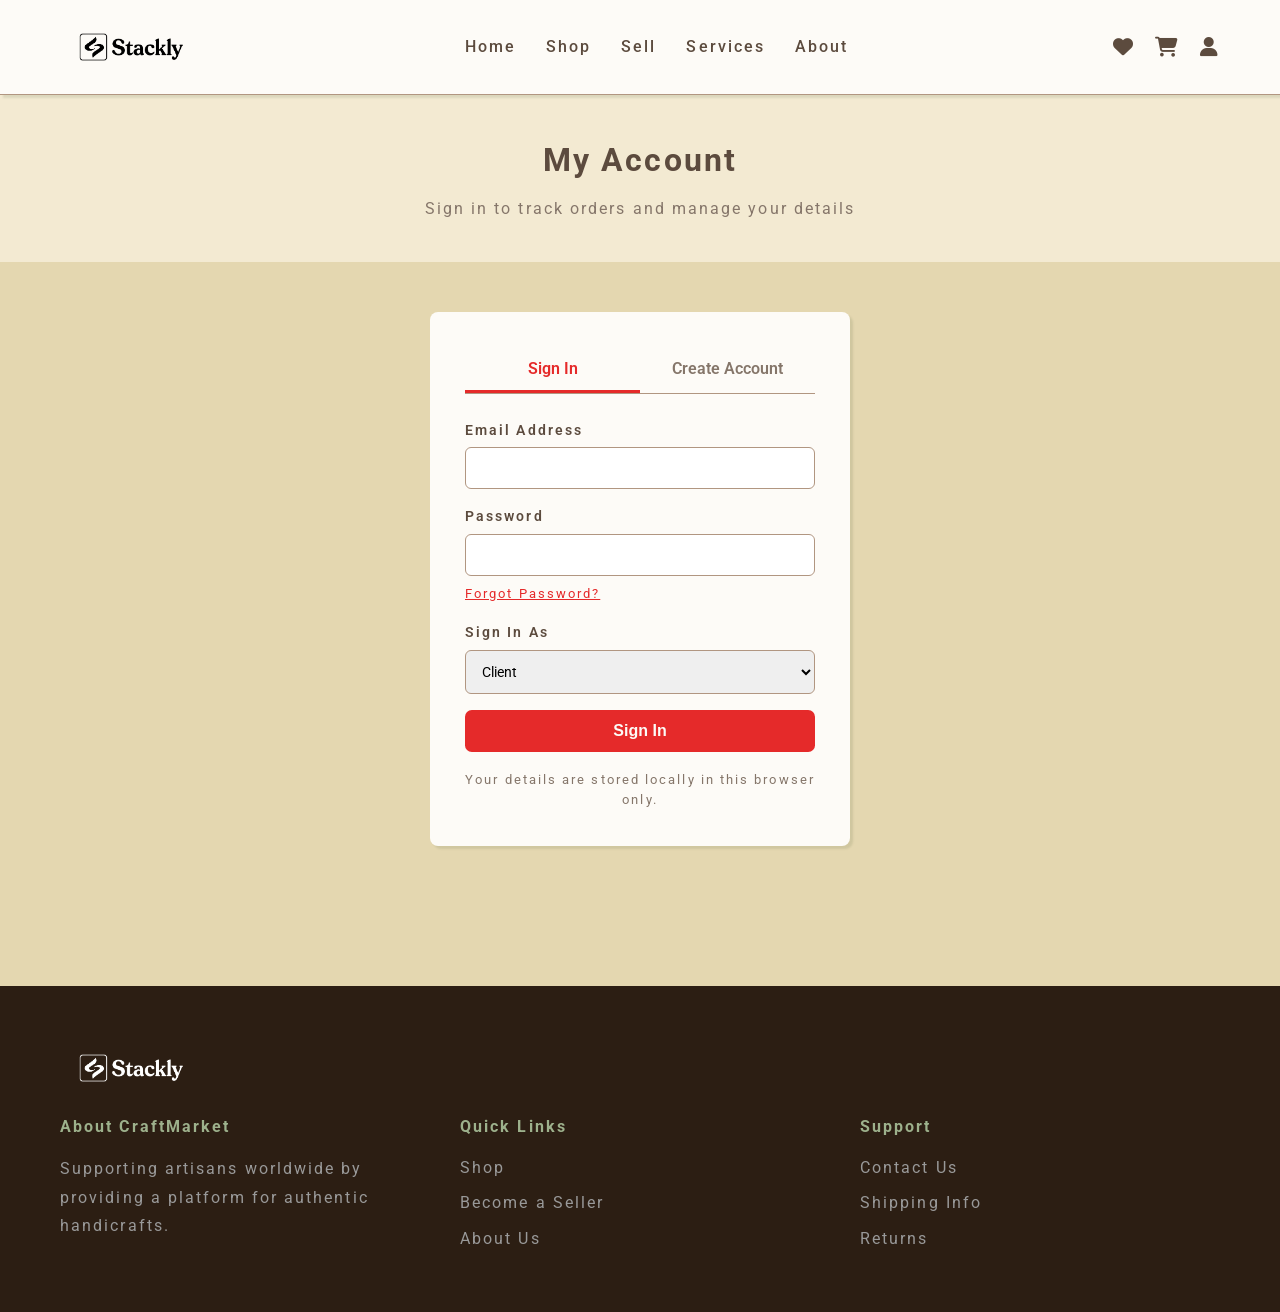
<file: pages/admin-dashboard.html>
<!DOCTYPE html>
<html lang="en">
<head>
    <meta charset="UTF-8">
    <meta name="viewport" content="width=device-width, initial-scale=1.0">
    <title>Admin Dashboard - CraftMarket</title>
    <link rel="stylesheet" href="../css/styles.css">
    <link rel="stylesheet" href="https://cdnjs.cloudflare.com/ajax/libs/font-awesome/6.4.0/css/all.min.css">
    <link rel="preconnect" href="https://fonts.googleapis.com">
    <link rel="preconnect" href="https://fonts.gstatic.com" crossorigin>
    <link href="https://fonts.googleapis.com/css2?family=Roboto:wght@400;500;700&family=Roboto+Mono&family=Merriweather:wght@400;700&display=swap" rel="stylesheet">
    <style>
        .dashboard-container {
            display: grid;
            grid-template-columns: 250px 1fr;
            gap: 30px;
            padding: 40px 20px;
        }

        .dashboard-sidebar {
            display: flex;
            flex-direction: column;
            gap: 10px;
        }

        .sidebar-link {
            padding: 15px 20px;
            background-color: var(--light-bg);
            border: none;
            border-radius: 6px;
            text-decoration: none;
            text-align: left;
            font-size: 15px;
            font-family: inherit;
            color: var(--text-dark);
            cursor: pointer;
            transition: all 0.3s ease;
            display: flex;
            align-items: center;
            gap: 10px;
            white-space: nowrap;
        }

        .sidebar-link:hover,
        .sidebar-link.active {
            background-color: var(--primary-color);
            color: var(--white);
        }

        .admin-badge {
            display: inline-flex;
            align-items: center;
            gap: 6px;
            background-color: var(--dark-bg);
            color: var(--white);
            padding: 6px 14px;
            border-radius: 20px;
            font-size: 12px;
            font-weight: 600;
            text-transform: uppercase;
            letter-spacing: 0.5px;
        }

        .dash-panel {
            display: none;
            flex-direction: column;
            gap: 30px;
        }

        .dash-panel.active {
            display: flex;
        }

        .dashboard-main {
            display: flex;
            flex-direction: column;
            gap: 30px;
        }

        .stats-grid {
            display: grid;
            grid-template-columns: repeat(auto-fit, minmax(200px, 1fr));
            gap: 20px;
        }

        .stat-card {
            background-color: var(--white);
            padding: 25px;
            border-radius: 8px;
            box-shadow: var(--shadow);
            text-align: center;
        }

        .stat-card h3 {
            color: var(--text-light);
            font-size: 14px;
            margin-bottom: 10px;
            text-transform: uppercase;
        }

        .stat-card .value {
            font-size: 32px;
            font-weight: bold;
            color: var(--primary-color);
        }

        .section-card {
            background-color: var(--white);
            border-radius: 8px;
            box-shadow: var(--shadow);
            padding: 30px;
        }

        .section-card h2 {
            font-size: 24px;
            margin-bottom: 20px;
            display: flex;
            align-items: center;
            gap: 10px;
        }

        .section-card h2 i {
            color: var(--primary-color);
        }

        .table {
            width: 100%;
            border-collapse: collapse;
        }

        .table th {
            background-color: var(--light-bg);
            padding: 15px;
            text-align: left;
            font-weight: 600;
            border-bottom: 2px solid var(--border-color);
        }

        .table td {
            padding: 15px;
            border-bottom: 1px solid var(--border-color);
            vertical-align: middle;
        }

        .table tr:hover {
            background-color: var(--light-bg);
        }

        .listing-thumb {
            width: 40px;
            height: 40px;
            object-fit: cover;
            border-radius: 6px;
            flex-shrink: 0;
        }

        .product-cell {
            display: flex;
            align-items: center;
            gap: 12px;
        }

        .table-actions button {
            background: none;
            border: none;
            cursor: pointer;
            font-size: 15px;
            margin-right: 12px;
            color: var(--primary-color);
        }

        .table-actions button.danger {
            color: var(--error-color);
        }

        .empty-row td {
            text-align: center;
            color: var(--text-light);
            padding: 40px 15px;
        }

        .status-badge {
            display: inline-block;
            padding: 5px 15px;
            border-radius: 20px;
            font-size: 12px;
            font-weight: 600;
            text-transform: uppercase;
        }

        .status-active {
            background-color: oklch(0.94 0.03 132);
            color: var(--success-color);
        }

        .status-pending {
            background-color: oklch(0.94 0.04 70);
            color: var(--warning-color);
        }

        .status-inactive {
            background-color: oklch(0.92 0.03 30);
            color: var(--error-color);
        }

        .form-group {
            margin-bottom: 20px;
        }

        .form-group label {
            display: block;
            margin-bottom: 8px;
            font-weight: 600;
        }

        .form-group input {
            width: 100%;
            padding: 12px;
            border: 1px solid var(--border-color);
            border-radius: 6px;
            font-size: 14px;
            font-family: inherit;
            background-color: var(--light-bg);
        }

        @media (max-width: 768px) {
            .dashboard-container {
                grid-template-columns: 1fr;
            }

            .dashboard-sidebar {
                flex-direction: row;
                overflow-x: auto;
            }

            .stats-grid {
                grid-template-columns: 1fr;
            }

            .section-card {
                padding: 20px;
                overflow-x: auto;
            }

            .table {
                min-width: 560px;
            }
        }
    </style>
</head>
<body>
    <!-- Navigation Header -->
    <header class="navbar">
        <div class="container">
            <div class="navbar-content">
                <div class="logo">
                    <a href="../index.html" class="logo-link">
                        <img src="../assets/images/Stackly_logo_transparent.webp" alt="Stackly" class="logo-img">
                    </a>
                </div>
                <nav class="nav-menu" id="navMenu">
                    <a href="../index.html" class="nav-link">Home</a>
                    <a href="products.html" class="nav-link">Shop</a>
                    <a href="seller-dashboard.html" class="nav-link">Sell</a>
                    <a href="services.html" class="nav-link">Services</a>
                    <a href="about.html" class="nav-link">About</a>
                </nav>
                <div class="nav-icons">
                    <a href="wishlist.html" class="icon-link" title="Wishlist">
                        <i class="fas fa-heart"></i>
                        <span class="badge" id="wishlist-count">0</span>
                    </a>
                    <a href="cart.html" class="icon-link" title="Shopping Cart">
                        <i class="fas fa-shopping-cart"></i>
                        <span class="badge" id="cart-count">0</span>
                    </a>
                    <a href="account.html" class="icon-link" title="Account">
                        <i class="fas fa-user"></i>
                    </a>
                </div>
                <button class="menu-toggle" id="menuToggle" aria-label="Toggle menu" aria-expanded="false" aria-controls="navMenu">
                    <span class="menu-toggle-bar"></span>
                    <span class="menu-toggle-bar"></span>
                    <span class="menu-toggle-bar"></span>
                </button>
            </div>
        </div>
    </header>

    <!-- Page Title -->
    <section style="padding: 40px 20px; background-color: var(--light-bg); text-align: center;">
        <span class="admin-badge"><i class="fas fa-shield-alt"></i> Admin</span>
        <h1 style="font-size: 32px; margin: 14px 0 10px;">Admin Dashboard</h1>
        <p style="color: var(--text-light);" id="admin-welcome">Manage the entire CraftMarket catalog</p>
    </section>

    <!-- Dashboard -->
    <div class="container">
        <div class="dashboard-container">
            <!-- Sidebar -->
            <aside class="dashboard-sidebar">
                <button class="sidebar-link active" data-panel="overview">
                    <i class="fas fa-chart-line"></i> Overview
                </button>
                <button class="sidebar-link" data-panel="products">
                    <i class="fas fa-box"></i> Products
                </button>
                <button class="sidebar-link" data-panel="sellers">
                    <i class="fas fa-store"></i> Sellers
                </button>
                <button class="sidebar-link" data-panel="orders">
                    <i class="fas fa-receipt"></i> Orders
                </button>
                <button class="sidebar-link" id="admin-logout">
                    <i class="fas fa-sign-out-alt"></i> Logout
                </button>
            </aside>

            <!-- Main Content -->
            <main class="dashboard-main">
                <!-- Overview -->
                <section class="dash-panel active" id="panel-overview">
                    <div class="stats-grid">
                        <div class="stat-card">
                            <h3>Total Products</h3>
                            <div class="value" id="stat-products">0</div>
                        </div>
                        <div class="stat-card">
                            <h3>Total Sellers</h3>
                            <div class="value" id="stat-sellers">0</div>
                        </div>
                        <div class="stat-card">
                            <h3>Total Orders</h3>
                            <div class="value" id="stat-orders">0</div>
                        </div>
                        <div class="stat-card">
                            <h3>Total Revenue</h3>
                            <div class="value" id="stat-revenue">$0</div>
                        </div>
                    </div>

                    <div class="section-card">
                        <h2><i class="fas fa-receipt"></i> Recent Orders</h2>
                        <div style="overflow-x: auto;">
                            <table class="table">
                                <thead>
                                    <tr>
                                        <th>Order</th>
                                        <th>Date</th>
                                        <th>Items</th>
                                        <th>Total</th>
                                        <th>Status</th>
                                    </tr>
                                </thead>
                                <tbody id="overview-orders-body"></tbody>
                            </table>
                        </div>
                    </div>
                </section>

                <!-- Products -->
                <section class="dash-panel" id="panel-products">
                    <div class="section-card">
                        <h2><i class="fas fa-box"></i> All Products</h2>
                        <div style="overflow-x: auto;">
                            <table class="table">
                                <thead>
                                    <tr>
                                        <th>Product</th>
                                        <th>Category</th>
                                        <th>Seller</th>
                                        <th>Price</th>
                                        <th>Stock</th>
                                        <th>Actions</th>
                                    </tr>
                                </thead>
                                <tbody id="products-body"></tbody>
                            </table>
                        </div>
                    </div>
                </section>

                <!-- Sellers -->
                <section class="dash-panel" id="panel-sellers">
                    <div class="section-card">
                        <h2><i class="fas fa-store"></i> All Sellers</h2>
                        <div style="overflow-x: auto;">
                            <table class="table">
                                <thead>
                                    <tr>
                                        <th>Seller</th>
                                        <th>Rating</th>
                                        <th>Products</th>
                                        <th>Followers</th>
                                        <th>Status</th>
                                        <th>Actions</th>
                                    </tr>
                                </thead>
                                <tbody id="sellers-body"></tbody>
                            </table>
                        </div>
                    </div>
                </section>

                <!-- Orders -->
                <section class="dash-panel" id="panel-orders">
                    <div class="section-card">
                        <h2><i class="fas fa-receipt"></i> All Orders</h2>
                        <div style="overflow-x: auto;">
                            <table class="table">
                                <thead>
                                    <tr>
                                        <th>Order</th>
                                        <th>Date</th>
                                        <th>Items</th>
                                        <th>Shipping</th>
                                        <th>Total</th>
                                        <th>Status</th>
                                    </tr>
                                </thead>
                                <tbody id="orders-body"></tbody>
                            </table>
                        </div>
                    </div>
                </section>
            </main>
        </div>
    </div>

    <!-- Footer -->
    <footer class="footer" style="margin-top: 60px;">
        <div class="container">
            <div class="footer-brand">
                <a href="../index.html" class="logo-link">
                    <img src="../assets/images/Stackly_logo_transparent.webp" alt="Stackly" class="footer-logo-img">
                </a>
            </div>
            <div class="footer-grid">
                <div class="footer-section">
                    <h4>About CraftMarket</h4>
                    <p>Supporting artisans worldwide by providing a platform for authentic handicrafts.</p>
                </div>
                <div class="footer-section">
                    <h4>Quick Links</h4>
                    <ul>
                        <li><a href="products.html">Shop</a></li>
                        <li><a href="seller-dashboard.html">Become a Seller</a></li>
                        <li><a href="about.html">About Us</a></li>
                    </ul>
                </div>
                <div class="footer-section">
                    <h4>Support</h4>
                    <ul>
                        <li><a href="#">Contact Us</a></li>
                        <li><a href="#">Shipping Info</a></li>
                        <li><a href="#">Returns</a></li>
                    </ul>
                </div>
            </div>
        </div>
    </footer>

    <script src="../js/data.js"></script>
    <script src="../js/script.js"></script>
    <script>
        // ---------- Access gate ----------
        const currentAdmin = JSON.parse(localStorage.getItem('currentAdmin'));
        if (!currentAdmin) {
            window.location.href = 'account.html';
        } else {
            document.getElementById('admin-welcome').textContent = `Signed in as ${currentAdmin.email}`;
        }

        // ---------- Panels ----------
        document.querySelectorAll('.sidebar-link[data-panel]').forEach(link => {
            link.addEventListener('click', () => {
                document.querySelectorAll('.sidebar-link').forEach(l => l.classList.remove('active'));
                link.classList.add('active');

                document.querySelectorAll('.dash-panel').forEach(p => p.classList.remove('active'));
                document.getElementById('panel-' + link.dataset.panel).classList.add('active');
            });
        });

        document.getElementById('admin-logout').addEventListener('click', () => {
            localStorage.removeItem('currentAdmin');
            window.location.href = 'account.html';
        });

        // ---------- Render: Overview ----------
        function renderOverview() {
            const orders = getOrders();
            const revenue = orders.reduce((sum, o) => sum + o.total, 0);

            document.getElementById('stat-products').textContent = products.length;
            document.getElementById('stat-sellers').textContent = sellers.length;
            document.getElementById('stat-orders').textContent = orders.length;
            document.getElementById('stat-revenue').textContent = '$' + revenue.toFixed(2);

            const body = document.getElementById('overview-orders-body');
            const recent = orders.slice(0, 5);
            body.innerHTML = recent.length ? recent.map(orderRow).join('') :
                `<tr class="empty-row"><td colspan="5">No orders placed yet.</td></tr>`;
        }

        function orderRow(order) {
            const statusClass = order.status === 'Completed' ? 'status-active' : 'status-pending';
            return `
                <tr>
                    <td><strong>${order.id}</strong></td>
                    <td>${order.date}</td>
                    <td>${order.items.length} item${order.items.length === 1 ? '' : 's'}</td>
                    <td>$${order.total.toFixed(2)}</td>
                    <td><span class="status-badge ${statusClass}">${order.status}</span></td>
                </tr>
            `;
        }

        // ---------- Render: Products ----------
        function renderProducts() {
            const body = document.getElementById('products-body');
            body.innerHTML = products.map(p => `
                <tr data-product-id="${p.id}">
                    <td>
                        <div class="product-cell">
                            ${productImageMarkup(p, 'listing-thumb')}
                            <span>${p.name}</span>
                        </div>
                    </td>
                    <td style="text-transform: capitalize;">${p.category}</td>
                    <td>${p.seller}</td>
                    <td>$${p.price.toFixed(2)}</td>
                    <td><span class="status-badge ${p.in_stock ? 'status-active' : 'status-inactive'}">${p.in_stock ? 'In Stock' : 'Out of Stock'}</span></td>
                    <td class="table-actions">
                        <button title="View listing" data-action="view"><i class="fas fa-eye"></i></button>
                        <button class="danger" title="Remove listing" data-action="remove"><i class="fas fa-trash"></i></button>
                    </td>
                </tr>
            `).join('');

            body.querySelectorAll('button[data-action="view"]').forEach(btn => {
                btn.addEventListener('click', () => {
                    const id = btn.closest('tr').dataset.productId;
                    window.location.href = `product-details.html?id=${id}`;
                });
            });

            body.querySelectorAll('button[data-action="remove"]').forEach(btn => {
                btn.addEventListener('click', () => {
                    const row = btn.closest('tr');
                    if (!confirm('Remove this listing from the catalog view?')) return;
                    row.remove();
                    showNotification('Listing hidden from this session', 'info');
                });
            });
        }

        // ---------- Render: Sellers ----------
        function renderSellers() {
            const body = document.getElementById('sellers-body');
            body.innerHTML = sellers.map(s => `
                <tr>
                    <td>
                        <div class="product-cell">
                            ${sellerAvatarMarkup(s, 'listing-thumb')}
                            <span>${s.name}</span>
                        </div>
                    </td>
                    <td>${s.rating} <i class="fas fa-star" style="color: var(--secondary-color); font-size: 12px;"></i></td>
                    <td>${s.products}</td>
                    <td>${s.followers}</td>
                    <td><span class="status-badge ${s.verified ? 'status-active' : 'status-pending'}">${s.verified ? 'Verified' : 'Unverified'}</span></td>
                    <td class="table-actions">
                        <button title="View shop" data-seller-id="${s.id}"><i class="fas fa-eye"></i></button>
                    </td>
                </tr>
            `).join('');

            body.querySelectorAll('button[data-seller-id]').forEach(btn => {
                btn.addEventListener('click', () => {
                    window.location.href = `seller-profile.html?seller=${btn.dataset.sellerId}`;
                });
            });
        }

        // ---------- Render: Orders ----------
        function renderOrders() {
            const body = document.getElementById('orders-body');
            const orders = getOrders();
            body.innerHTML = orders.length ? orders.map(order => {
                const statusClass = order.status === 'Completed' ? 'status-active' : 'status-pending';
                return `
                    <tr>
                        <td><strong>${order.id}</strong></td>
                        <td>${order.date}</td>
                        <td>${order.items.length} item${order.items.length === 1 ? '' : 's'}</td>
                        <td style="text-transform: capitalize;">${order.shippingMethod}</td>
                        <td>$${order.total.toFixed(2)}</td>
                        <td><span class="status-badge ${statusClass}">${order.status}</span></td>
                    </tr>
                `;
            }).join('') : `<tr class="empty-row"><td colspan="6">No orders placed yet.</td></tr>`;
        }

        // ---------- Init ----------
        renderOverview();
        renderProducts();
        renderSellers();
        renderOrders();
    </script>
</body>
</html>
</file>
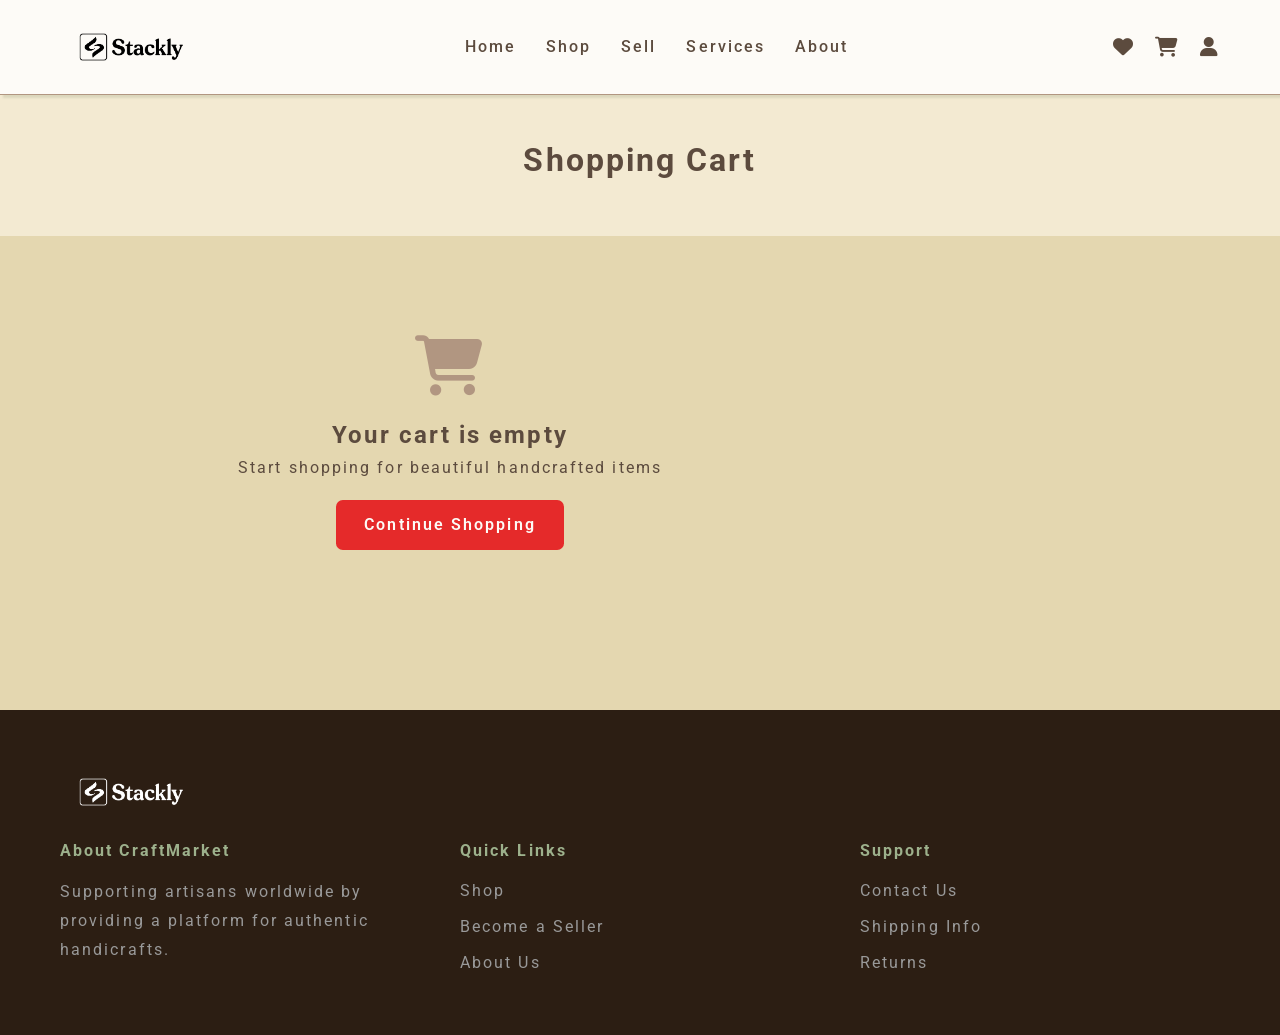
<file: pages/cart.html>
<!DOCTYPE html>
<html lang="en">
<head>
    <meta charset="UTF-8">
    <meta name="viewport" content="width=device-width, initial-scale=1.0">
    <title>Shopping Cart - CraftMarket</title>
    <link rel="stylesheet" href="../css/styles.css">
    <link rel="stylesheet" href="https://cdnjs.cloudflare.com/ajax/libs/font-awesome/6.4.0/css/all.min.css">
    <link rel="preconnect" href="https://fonts.googleapis.com">
    <link rel="preconnect" href="https://fonts.gstatic.com" crossorigin>
    <link href="https://fonts.googleapis.com/css2?family=Roboto:wght@400;500;700&family=Roboto+Mono&family=Merriweather:wght@400;700&display=swap" rel="stylesheet">
    <style>
        .cart-container {
            display: grid;
            grid-template-columns: 1fr 350px;
            gap: 30px;
            padding: 40px 20px;
        }

        .cart-items {
            background-color: var(--white);
        }

        .cart-item {
            display: grid;
            grid-template-columns: 100px 1fr auto;
            gap: 20px;
            padding: 20px;
            border-bottom: 1px solid var(--border-color);
            align-items: center;
        }

        .cart-item:last-child {
            border-bottom: none;
        }

        .item-image {
            width: 100px;
            height: 100px;
            background: linear-gradient(135deg, var(--light-bg), var(--border-color));
            border-radius: 8px;
            display: flex;
            align-items: center;
            justify-content: center;
            font-size: 40px;
            overflow: hidden;
        }

        .item-image img {
            width: 100%;
            height: 100%;
            object-fit: cover;
        }

        .item-details h3 {
            font-size: 16px;
            margin-bottom: 5px;
        }

        .item-details p {
            font-size: 14px;
            color: var(--text-light);
            margin-bottom: 10px;
        }

        .item-price {
            font-size: 18px;
            font-weight: bold;
            color: var(--primary-color);
        }

        .quantity-control {
            display: flex;
            align-items: center;
            border: 1px solid var(--border-color);
            border-radius: 6px;
            overflow: hidden;
        }

        .quantity-control button {
            background-color: var(--light-bg);
            border: none;
            padding: 5px 10px;
            cursor: pointer;
            font-size: 16px;
            transition: background-color 0.2s;
        }

        .quantity-control button:hover {
            background-color: var(--border-color);
        }

        .quantity-control input {
            border: none;
            width: 50px;
            text-align: center;
            font-weight: bold;
        }

        .remove-btn {
            background-color: transparent;
            border: none;
            color: var(--error-color);
            cursor: pointer;
            font-size: 18px;
            transition: color 0.2s;
        }

        .remove-btn:hover {
            color: oklch(0.58 0.12 29.983);
        }

        .cart-summary {
            background-color: var(--light-bg);
            padding: 30px;
            border-radius: 8px;
            height: fit-content;
            position: sticky;
            top: 100px;
        }

        .summary-row {
            display: flex;
            justify-content: space-between;
            margin-bottom: 15px;
            font-size: 14px;
        }

        .summary-row.total {
            border-top: 2px solid var(--border-color);
            padding-top: 15px;
            font-size: 18px;
            font-weight: bold;
            color: var(--primary-color);
        }

        .empty-cart {
            text-align: center;
            padding: 60px 20px;
        }

        .empty-cart i {
            font-size: 60px;
            color: var(--border-color);
            display: block;
            margin-bottom: 20px;
        }

        .coupon-section {
            margin-bottom: 20px;
            padding-bottom: 20px;
            border-bottom: 1px solid var(--border-color);
        }

        .coupon-input {
            width: 100%;
            padding: 10px;
            border: 1px solid var(--border-color);
            border-radius: 6px;
            margin-bottom: 10px;
            font-size: 14px;
        }

        .coupon-input::placeholder {
            color: var(--text-light);
        }

        .coupon-hint {
            font-size: 12px;
            color: var(--text-light);
            margin-top: 10px;
            text-align: center;
        }

        .coupon-applied {
            display: flex;
            justify-content: space-between;
            align-items: center;
            gap: 10px;
            padding: 12px 15px;
            background-color: oklch(0.94 0.03 132);
            color: var(--success-color);
            border-radius: 6px;
            font-size: 14px;
        }

        .coupon-applied button {
            background: none;
            border: none;
            color: inherit;
            font-size: 20px;
            line-height: 1;
            cursor: pointer;
            padding: 0;
        }

        @media (max-width: 768px) {
            .cart-container {
                grid-template-columns: 1fr;
            }

            .cart-summary {
                position: static;
            }

            .cart-item {
                grid-template-columns: 80px 1fr;
                gap: 15px;
            }

            .item-image {
                width: 80px;
                height: 80px;
                font-size: 30px;
            }
        }
    </style>
</head>
<body>
    <!-- Navigation Header -->
    <header class="navbar">
        <div class="container">
            <div class="navbar-content">
                <div class="logo">
                    <a href="../index.html" class="logo-link">
                        <img src="../assets/images/Stackly_logo_transparent.webp" alt="Stackly" class="logo-img">
                    </a>
                </div>
                <nav class="nav-menu" id="navMenu">
                    <a href="../index.html" class="nav-link">Home</a>
                    <a href="products.html" class="nav-link">Shop</a>
                    <a href="seller-dashboard.html" class="nav-link">Sell</a>
                    <a href="services.html" class="nav-link">Services</a>
                    <a href="about.html" class="nav-link">About</a>
                </nav>
                <div class="nav-icons">
                    <a href="wishlist.html" class="icon-link" title="Wishlist">
                        <i class="fas fa-heart"></i>
                        <span class="badge" id="wishlist-count">0</span>
                    </a>
                    <a href="cart.html" class="icon-link" title="Shopping Cart">
                        <i class="fas fa-shopping-cart"></i>
                        <span class="badge" id="cart-count">0</span>
                    </a>
                    <a href="account.html" class="icon-link" title="Account">
                        <i class="fas fa-user"></i>
                    </a>
                </div>
                <button class="menu-toggle" id="menuToggle" aria-label="Toggle menu" aria-expanded="false" aria-controls="navMenu">
                    <span class="menu-toggle-bar"></span>
                    <span class="menu-toggle-bar"></span>
                    <span class="menu-toggle-bar"></span>
                </button>
            </div>
        </div>
    </header>

    <!-- Page Title -->
    <section style="padding: 40px 20px; background-color: var(--light-bg); text-align: center;">
        <h1 style="font-size: 32px; margin-bottom: 10px;">Shopping Cart</h1>
    </section>

    <!-- Cart Section -->
    <div class="container" id="cart-content">
        <div class="cart-container" id="cart-container">
            <!-- Cart content loaded by JavaScript -->
        </div>
    </div>

    <!-- Footer -->
    <footer class="footer" style="margin-top: 60px;">
        <div class="container">
            <div class="footer-brand">
                <a href="../index.html" class="logo-link">
                    <img src="../assets/images/Stackly_logo_transparent.webp" alt="Stackly" class="footer-logo-img">
                </a>
            </div>
            <div class="footer-grid">
                <div class="footer-section">
                    <h4>About CraftMarket</h4>
                    <p>Supporting artisans worldwide by providing a platform for authentic handicrafts.</p>
                </div>
                <div class="footer-section">
                    <h4>Quick Links</h4>
                    <ul>
                        <li><a href="products.html">Shop</a></li>
                        <li><a href="seller-dashboard.html">Become a Seller</a></li>
                        <li><a href="about.html">About Us</a></li>
                    </ul>
                </div>
                <div class="footer-section">
                    <h4>Support</h4>
                    <ul>
                        <li><a href="#">Contact Us</a></li>
                        <li><a href="#">Shipping Info</a></li>
                        <li><a href="#">Returns</a></li>
                    </ul>
                </div>
            </div>
        </div>
    </footer>

    <script src="../js/data.js"></script>
    <script src="../js/script.js"></script>
    <script>
        function loadCart() {
            const container = document.getElementById('cart-container');
            const cart = getCart();

            if (cart.length === 0) {
                container.innerHTML = `
                    <div class="empty-cart">
                        <i class="fas fa-shopping-cart"></i>
                        <h2>Your cart is empty</h2>
                        <p>Start shopping for beautiful handcrafted items</p>
                        <a href="products.html" class="btn btn-primary" style="margin-top: 20px;">Continue Shopping</a>
                    </div>
                `;
                return;
            }

            const { subtotal, discount, shipping, tax, total, coupon } = getCartTotals('standard');

            let cartHTML = '<div class="cart-items">';

            cart.forEach(item => {
                cartHTML += `
                    <div class="cart-item">
                        <div class="item-image">${productImageMarkup(item)}</div>
                        <div class="item-details">
                            <h3><a href="product-details.html?id=${item.id}" style="color: inherit; text-decoration: none;">${item.name}</a></h3>
                            <p>by ${item.seller}</p>
                            <div class="item-price">$${item.price.toFixed(2)}</div>
                        </div>
                        <div style="display: flex; flex-direction: column; gap: 10px; align-items: flex-end;">
                            <div class="quantity-control">
                                <button onclick="updateQuantity(${item.id}, ${item.quantity - 1})">−</button>
                                <input type="number" value="${item.quantity}" readonly>
                                <button onclick="updateQuantity(${item.id}, ${item.quantity + 1})">+</button>
                            </div>
                            <div style="font-weight: bold;">$${(item.price * item.quantity).toFixed(2)}</div>
                            <button class="remove-btn" onclick="removeItem(${item.id})" title="Remove">
                                <i class="fas fa-trash"></i>
                            </button>
                        </div>
                    </div>
                `;
            });

            const couponHTML = coupon
                ? `<div class="coupon-applied">
                        <span><i class="fas fa-tag"></i> <strong>${coupon.code}</strong> — ${coupon.label}</span>
                        <button onclick="removeCoupon()" title="Remove coupon">&times;</button>
                   </div>`
                : `<input type="text" class="coupon-input" placeholder="Enter coupon code" id="coupon-input">
                   <button class="btn btn-secondary" style="width: 100%;" onclick="submitCoupon()">Apply Coupon</button>
                   <p class="coupon-hint">Try <strong>CRAFT10</strong>, <strong>HANDMADE20</strong>, <strong>WELCOME5</strong> or <strong>FREESHIP</strong></p>`;

            cartHTML += `</div>
                <div class="cart-summary">
                    <div class="coupon-section">
                        ${couponHTML}
                    </div>

                    <div class="summary-row">
                        <span>Subtotal:</span>
                        <span>$${subtotal.toFixed(2)}</span>
                    </div>
                    ${discount > 0 ? `
                    <div class="summary-row" style="color: var(--success-color);">
                        <span>Discount:</span>
                        <span>−$${discount.toFixed(2)}</span>
                    </div>` : ''}
                    <div class="summary-row">
                        <span>Shipping:</span>
                        <span>${shipping === 0 ? 'Free' : '$' + shipping.toFixed(2)}</span>
                    </div>
                    <div class="summary-row">
                        <span>Tax (10%):</span>
                        <span>$${tax.toFixed(2)}</span>
                    </div>
                    <div class="summary-row total">
                        <span>Total:</span>
                        <span>$${total.toFixed(2)}</span>
                    </div>
                    
                    <button class="btn btn-primary" style="width: 100%; margin-top: 20px; padding: 15px;" onclick="proceedToCheckout()">
                        <i class="fas fa-lock"></i> Proceed to Checkout
                    </button>
                    <a href="products.html" class="btn btn-outline" style="width: 100%; margin-top: 10px; text-align: center;">Continue Shopping</a>
                </div>
            `;

            container.innerHTML = cartHTML;
        }

        function updateQuantity(productId, newQuantity) {
            if (newQuantity <= 0) {
                removeItem(productId);
            } else {
                updateCartQuantity(productId, newQuantity);
                loadCart();
            }
        }

        function removeItem(productId) {
            removeFromCart(productId);
            loadCart();
            showNotification('Item removed from cart', 'info');
        }

        function submitCoupon() {
            const input = document.getElementById('coupon-input');
            const applied = applyCouponCode(input.value);

            if (!applied) {
                showNotification('That coupon code is not valid', 'error');
                return;
            }

            showNotification(`Coupon applied — ${applied.label}`, 'success');
            loadCart();
        }

        function removeCoupon() {
            clearCoupon();
            showNotification('Coupon removed', 'info');
            loadCart();
        }

        function proceedToCheckout() {
            window.location.href = 'checkout.html';
        }

        // Initial load
        loadCart();
    </script>
</body>
</html>
</file>
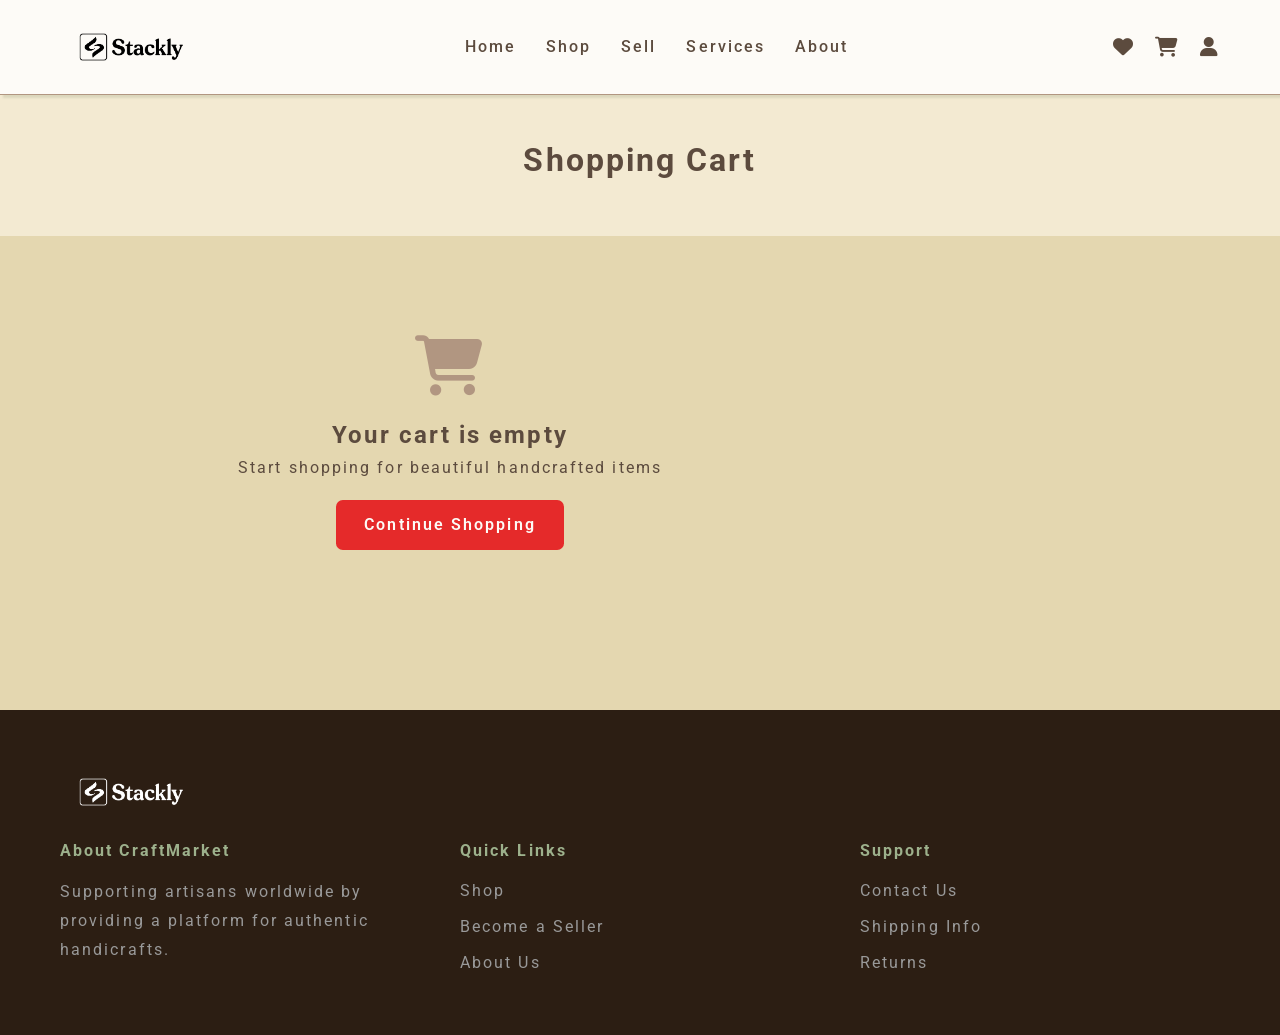
<file: pages/checkout.html>
<!DOCTYPE html>
<html lang="en">
<head>
    <meta charset="UTF-8">
    <meta name="viewport" content="width=device-width, initial-scale=1.0">
    <title>Checkout - CraftMarket</title>
    <link rel="stylesheet" href="../css/styles.css">
    <link rel="stylesheet" href="https://cdnjs.cloudflare.com/ajax/libs/font-awesome/6.4.0/css/all.min.css">
    <link rel="preconnect" href="https://fonts.googleapis.com">
    <link rel="preconnect" href="https://fonts.gstatic.com" crossorigin>
    <link href="https://fonts.googleapis.com/css2?family=Roboto:wght@400;500;700&family=Roboto+Mono&family=Merriweather:wght@400;700&display=swap" rel="stylesheet">
    <style>
        .checkout-container {
            display: grid;
            grid-template-columns: 1fr 350px;
            gap: 30px;
            padding: 40px 20px;
        }

        .checkout-form {
            background-color: var(--white);
        }

        .form-section {
            padding: 30px;
            border-bottom: 1px solid var(--border-color);
        }

        .form-section:last-of-type {
            border-bottom: none;
        }

        .form-section h2 {
            font-size: 20px;
            margin-bottom: 20px;
            display: flex;
            align-items: center;
            gap: 10px;
        }

        .form-section h2 i {
            color: var(--primary-color);
            font-size: 24px;
        }

        .form-group {
            margin-bottom: 15px;
        }

        .form-group label {
            display: block;
            margin-bottom: 5px;
            font-weight: 600;
            color: var(--text-dark);
        }

        .form-group input,
        .form-group select,
        .form-group textarea {
            width: 100%;
            padding: 12px;
            border: 1px solid var(--border-color);
            border-radius: 6px;
            font-size: 14px;
            font-family: inherit;
        }

        .form-group input:focus,
        .form-group select:focus,
        .form-group textarea:focus {
            outline: none;
            border-color: var(--primary-color);
            box-shadow: 0 0 0 3px rgba(139, 69, 19, 0.1);
        }

        .form-row {
            display: grid;
            grid-template-columns: 1fr 1fr;
            gap: 15px;
        }

        .checkout-summary {
            background-color: var(--light-bg);
            padding: 30px;
            border-radius: 8px;
            height: fit-content;
            position: sticky;
            top: 100px;
        }

        .summary-item {
            display: flex;
            gap: 15px;
            padding: 15px 0;
            border-bottom: 1px solid var(--border-color);
        }

        .summary-item:last-of-type {
            border-bottom: none;
        }

        .summary-item-image {
            width: 60px;
            height: 60px;
            background: linear-gradient(135deg, var(--light-bg), var(--border-color));
            border-radius: 6px;
            display: flex;
            align-items: center;
            justify-content: center;
            font-size: 30px;
            overflow: hidden;
        }

        .summary-item-image img {
            width: 100%;
            height: 100%;
            object-fit: cover;
        }

        .summary-item-info {
            flex: 1;
            font-size: 14px;
        }

        .summary-item-info h4 {
            margin-bottom: 5px;
        }

        .summary-item-info p {
            color: var(--text-light);
        }

        .summary-row {
            display: flex;
            justify-content: space-between;
            padding: 10px 0;
            font-size: 14px;
            margin-top: 20px;
        }

        .summary-row.total {
            border-top: 2px solid var(--text-light);
            padding-top: 15px;
            font-size: 18px;
            font-weight: bold;
            color: var(--primary-color);
        }

        .payment-methods {
            display: flex;
            flex-direction: column;
            gap: 15px;
        }

        .payment-method {
            display: flex;
            align-items: center;
            padding: 15px;
            border: 2px solid var(--border-color);
            border-radius: 8px;
            cursor: pointer;
            transition: all 0.3s ease;
        }

        .payment-method:hover {
            border-color: var(--primary-color);
            background-color: rgba(139, 69, 19, 0.05);
        }

        .payment-method input[type="radio"] {
            width: auto;
            margin-right: 15px;
            cursor: pointer;
        }

        .payment-method label {
            flex: 1;
            margin: 0;
            cursor: pointer;
        }

        .checkbox-group {
            display: flex;
            align-items: center;
            gap: 10px;
            margin-bottom: 15px;
        }

        .checkbox-group input[type="checkbox"] {
            width: auto;
            cursor: pointer;
        }

        .checkbox-group label {
            margin: 0;
            cursor: pointer;
        }

        @media (max-width: 768px) {
            .checkout-container {
                grid-template-columns: 1fr;
            }

            .checkout-summary {
                position: static;
            }

            .form-row {
                grid-template-columns: 1fr;
            }
        }
    </style>
</head>
<body>
    <!-- Navigation Header -->
    <header class="navbar">
        <div class="container">
            <div class="navbar-content">
                <div class="logo">
                    <a href="../index.html" class="logo-link">
                        <img src="../assets/images/Stackly_logo_transparent.webp" alt="Stackly" class="logo-img">
                    </a>
                </div>
                <nav class="nav-menu" id="navMenu">
                    <a href="../index.html" class="nav-link">Home</a>
                    <a href="products.html" class="nav-link">Shop</a>
                    <a href="seller-dashboard.html" class="nav-link">Sell</a>
                    <a href="services.html" class="nav-link">Services</a>
                    <a href="about.html" class="nav-link">About</a>
                </nav>
                <div class="nav-icons">
                    <a href="wishlist.html" class="icon-link" title="Wishlist">
                        <i class="fas fa-heart"></i>
                        <span class="badge" id="wishlist-count">0</span>
                    </a>
                    <a href="cart.html" class="icon-link" title="Shopping Cart">
                        <i class="fas fa-shopping-cart"></i>
                        <span class="badge" id="cart-count">0</span>
                    </a>
                    <a href="account.html" class="icon-link" title="Account">
                        <i class="fas fa-user"></i>
                    </a>
                </div>
                <button class="menu-toggle" id="menuToggle" aria-label="Toggle menu" aria-expanded="false" aria-controls="navMenu">
                    <span class="menu-toggle-bar"></span>
                    <span class="menu-toggle-bar"></span>
                    <span class="menu-toggle-bar"></span>
                </button>
            </div>
        </div>
    </header>

    <!-- Page Title -->
    <section style="padding: 40px 20px; background-color: var(--light-bg); text-align: center;">
        <h1 style="font-size: 32px; margin-bottom: 10px;">Checkout</h1>
        <p style="color: var(--text-light);">Complete your purchase</p>
    </section>

    <!-- Checkout Section -->
    <div class="container">
        <div class="checkout-container">
            <!-- Checkout Form -->
            <form class="checkout-form" id="checkout-form">
                <!-- Shipping Address -->
                <div class="form-section">
                    <h2>
                        <i class="fas fa-map-marker-alt"></i>
                        Shipping Address
                    </h2>
                    <div class="form-group">
                        <label for="ship-name">Full Name</label>
                        <input type="text" id="ship-name" required>
                    </div>
                    <div class="form-group">
                        <label for="ship-email">Email Address</label>
                        <input type="email" id="ship-email" required>
                    </div>
                    <div class="form-group">
                        <label for="ship-phone">Phone Number</label>
                        <input type="tel" id="ship-phone" required>
                    </div>
                    <div class="form-group">
                        <label for="ship-street">Street Address</label>
                        <input type="text" id="ship-street" required>
                    </div>
                    <div class="form-row">
                        <div class="form-group">
                            <label for="ship-city">City</label>
                            <input type="text" id="ship-city" required>
                        </div>
                        <div class="form-group">
                            <label for="ship-state">State/Province</label>
                            <input type="text" id="ship-state" required>
                        </div>
                    </div>
                    <div class="form-row">
                        <div class="form-group">
                            <label for="ship-zip">ZIP Code</label>
                            <input type="text" id="ship-zip" required>
                        </div>
                        <div class="form-group">
                            <label for="ship-country">Country</label>
                            <select id="ship-country" required>
                                <option value="">Select Country</option>
                                <option value="US">United States</option>
                                <option value="CA">Canada</option>
                                <option value="UK">United Kingdom</option>
                                <option value="AU">Australia</option>
                                <option value="IN">India</option>
                                <option value="OTHER">Other</option>
                            </select>
                        </div>
                    </div>
                </div>

                <!-- Shipping Method -->
                <div class="form-section">
                    <h2>
                        <i class="fas fa-truck"></i>
                        Shipping Method
                    </h2>
                    <div class="payment-methods" id="shipping-methods">
                        <label class="payment-method">
                            <input type="radio" name="shipping" value="standard" checked>
                            <label style="flex: 1; margin: 0;">Standard Shipping (5-7 days) - Free</label>
                        </label>
                        <label class="payment-method">
                            <input type="radio" name="shipping" value="express">
                            <label style="flex: 1; margin: 0;">Express Shipping (2-3 days) - $15</label>
                        </label>
                        <label class="payment-method">
                            <input type="radio" name="shipping" value="overnight">
                            <label style="flex: 1; margin: 0;">Overnight Shipping (1 day) - $30</label>
                        </label>
                    </div>
                </div>

                <!-- Payment Information -->
                <div class="form-section">
                    <h2>
                        <i class="fas fa-credit-card"></i>
                        Payment Information
                    </h2>
                    <div class="payment-methods" id="payment-methods">
                        <label class="payment-method">
                            <input type="radio" name="payment" value="card" checked>
                            <label style="flex: 1; margin: 0;">Credit/Debit Card</label>
                        </label>
                        <label class="payment-method">
                            <input type="radio" name="payment" value="paypal">
                            <label style="flex: 1; margin: 0;">PayPal</label>
                        </label>
                        <label class="payment-method">
                            <input type="radio" name="payment" value="stripe">
                            <label style="flex: 1; margin: 0;">Apple Pay / Google Pay</label>
                        </label>
                    </div>

                    <div id="card-fields" style="margin-top: 20px;">
                        <div class="form-group">
                            <label>Cardholder Name</label>
                            <input type="text" required>
                        </div>
                        <div class="form-group">
                            <label>Card Number</label>
                            <input type="text" placeholder="1234 5678 9012 3456" required>
                        </div>
                        <div class="form-row">
                            <div class="form-group">
                                <label>Expiry Date</label>
                                <input type="text" placeholder="MM/YY" required>
                            </div>
                            <div class="form-group">
                                <label>CVV</label>
                                <input type="text" placeholder="123" required>
                            </div>
                        </div>
                    </div>
                </div>

                <!-- Order Summary -->
                <div class="form-section">
                    <div class="checkbox-group">
                        <input type="checkbox" id="terms" required>
                        <label for="terms">I agree to the Terms & Conditions and Privacy Policy</label>
                    </div>
                    <div class="checkbox-group">
                        <input type="checkbox" id="newsletter">
                        <label for="newsletter">Subscribe to our newsletter for exclusive offers</label>
                    </div>
                </div>
            </form>

            <!-- Order Summary -->
            <div class="checkout-summary">
                <h3 style="margin-bottom: 20px;">Order Summary</h3>
                <div id="order-items">
                    <!-- Items loaded by JavaScript -->
                </div>
                <div class="summary-row">
                    <span>Subtotal:</span>
                    <span id="subtotal">$0.00</span>
                </div>
                <div class="summary-row" id="discount-row" style="display: none; color: var(--success-color);">
                    <span id="discount-label">Discount:</span>
                    <span id="discount-cost">$0.00</span>
                </div>
                <div class="summary-row">
                    <span>Shipping:</span>
                    <span id="shipping-cost">Free</span>
                </div>
                <div class="summary-row">
                    <span>Tax (10%):</span>
                    <span id="tax-cost">$0.00</span>
                </div>
                <div class="summary-row total">
                    <span>Total:</span>
                    <span id="total-cost">$0.00</span>
                </div>
                <button type="button" class="btn btn-primary" style="width: 100%; margin-top: 20px; padding: 15px;" onclick="placeOrder()">
                    <i class="fas fa-lock"></i> Place Order
                </button>
                <a href="cart.html" class="btn btn-outline" style="width: 100%; margin-top: 10px; text-align: center;">Back to Cart</a>
            </div>
        </div>
    </div>

    <!-- Footer -->
    <footer class="footer" style="margin-top: 60px;">
        <div class="container">
            <div class="footer-brand">
                <a href="../index.html" class="logo-link">
                    <img src="../assets/images/Stackly_logo_transparent.webp" alt="Stackly" class="footer-logo-img">
                </a>
            </div>
            <div class="footer-grid">
                <div class="footer-section">
                    <h4>About CraftMarket</h4>
                    <p>Supporting artisans worldwide by providing a platform for authentic handicrafts.</p>
                </div>
                <div class="footer-section">
                    <h4>Quick Links</h4>
                    <ul>
                        <li><a href="products.html">Shop</a></li>
                        <li><a href="seller-dashboard.html">Become a Seller</a></li>
                        <li><a href="about.html">About Us</a></li>
                    </ul>
                </div>
            </div>
        </div>
    </footer>

    <script src="../js/data.js"></script>
    <script src="../js/script.js"></script>
    <script>
        function loadOrderSummary() {
            const cart = getCart();
            const itemsContainer = document.getElementById('order-items');
            
            if (cart.length === 0) {
                window.location.href = 'cart.html';
                return;
            }

            let itemsHTML = '';

            cart.forEach(item => {
                itemsHTML += `
                    <div class="summary-item">
                        <div class="summary-item-image">${productImageMarkup(item)}</div>
                        <div class="summary-item-info">
                            <h4>${item.name}</h4>
                            <p>Qty: ${item.quantity}</p>
                            <p style="font-weight: bold;">$${(item.price * item.quantity).toFixed(2)}</p>
                        </div>
                    </div>
                `;
            });

            itemsContainer.innerHTML = itemsHTML;
            updateOrderTotal();
        }

        function selectedShippingMethod() {
            return document.querySelector('input[name="shipping"]:checked').value;
        }

        function updateOrderTotal() {
            const { subtotal, discount, shipping, tax, total, coupon } = getCartTotals(selectedShippingMethod());

            document.getElementById('subtotal').textContent = '$' + subtotal.toFixed(2);
            document.getElementById('shipping-cost').textContent = shipping === 0 ? 'Free' : '$' + shipping.toFixed(2);
            document.getElementById('tax-cost').textContent = '$' + tax.toFixed(2);
            document.getElementById('total-cost').textContent = '$' + total.toFixed(2);

            const discountRow = document.getElementById('discount-row');
            if (discount > 0) {
                document.getElementById('discount-label').textContent = `Discount (${coupon.code}):`;
                document.getElementById('discount-cost').textContent = '−$' + discount.toFixed(2);
                discountRow.style.display = 'flex';
            } else {
                discountRow.style.display = 'none';
            }
        }

        // Card details only apply — and are only required — for card payments
        function updatePaymentFields() {
            const isCard = document.querySelector('input[name="payment"]:checked').value === 'card';
            const cardFields = document.getElementById('card-fields');

            cardFields.style.display = isCard ? 'block' : 'none';
            cardFields.querySelectorAll('input').forEach(input => {
                input.required = isCard;
                if (!isCard) input.value = '';
            });
        }

        // Pre-fill from the signed-in account where we can
        function prefillFromAccount() {
            const user = getCurrentUser();
            if (!user) return;

            const set = (id, value) => {
                if (value) document.getElementById(id).value = value;
            };

            set('ship-name', user.name);
            set('ship-email', user.email);
            set('ship-phone', user.phone);

            const address = user.address || {};
            set('ship-street', address.street);
            set('ship-city', address.city);
            set('ship-state', address.state);
            set('ship-zip', address.zip);
            set('ship-country', address.country);
        }

        function placeOrder() {
            const form = document.getElementById('checkout-form');
            if (!form.reportValidity()) return;

            if (!document.getElementById('terms').checked) {
                showNotification('Please agree to the terms and conditions', 'error');
                return;
            }

            const cart = getCart();
            if (cart.length === 0) {
                window.location.href = 'cart.html';
                return;
            }

            const shippingMethod = selectedShippingMethod();
            const totals = getCartTotals(shippingMethod);

            showNotification('Processing your order...', 'info');

            setTimeout(() => {
                const order = saveOrder({
                    id: createOrderId(),
                    date: new Date().toISOString().slice(0, 10),
                    status: 'Processing',
                    items: cart,
                    shippingMethod: shippingMethod,
                    payment: document.querySelector('input[name="payment"]:checked').value,
                    coupon: totals.coupon ? totals.coupon.code : null,
                    subtotal: totals.subtotal,
                    discount: totals.discount,
                    shipping: totals.shipping,
                    tax: totals.tax,
                    total: totals.total,
                    address: {
                        name: document.getElementById('ship-name').value,
                        email: document.getElementById('ship-email').value,
                        phone: document.getElementById('ship-phone').value,
                        street: document.getElementById('ship-street').value,
                        city: document.getElementById('ship-city').value,
                        state: document.getElementById('ship-state').value,
                        zip: document.getElementById('ship-zip').value,
                        country: document.getElementById('ship-country').value
                    }
                });

                if (document.getElementById('newsletter').checked) {
                    const subscribers = JSON.parse(localStorage.getItem('subscribers')) || [];
                    const email = document.getElementById('ship-email').value;
                    if (!subscribers.includes(email)) {
                        subscribers.push(email);
                        localStorage.setItem('subscribers', JSON.stringify(subscribers));
                    }
                }

                localStorage.setItem('cart', '[]');
                clearCoupon();
                updateCartCount();

                showNotification('Order placed successfully!', 'success');

                setTimeout(() => {
                    window.location.href = 'order-confirmation.html?id=' + encodeURIComponent(order.id);
                }, 1200);
            }, 1500);
        }

        // Update total when shipping method changes
        document.querySelectorAll('input[name="shipping"]').forEach(radio => {
            radio.addEventListener('change', updateOrderTotal);
        });

        // Show/hide card fields when the payment method changes
        document.querySelectorAll('input[name="payment"]').forEach(radio => {
            radio.addEventListener('change', updatePaymentFields);
        });

        // Initial load
        loadOrderSummary();
        updatePaymentFields();
        prefillFromAccount();
    </script>
</body>
</html>
</file>
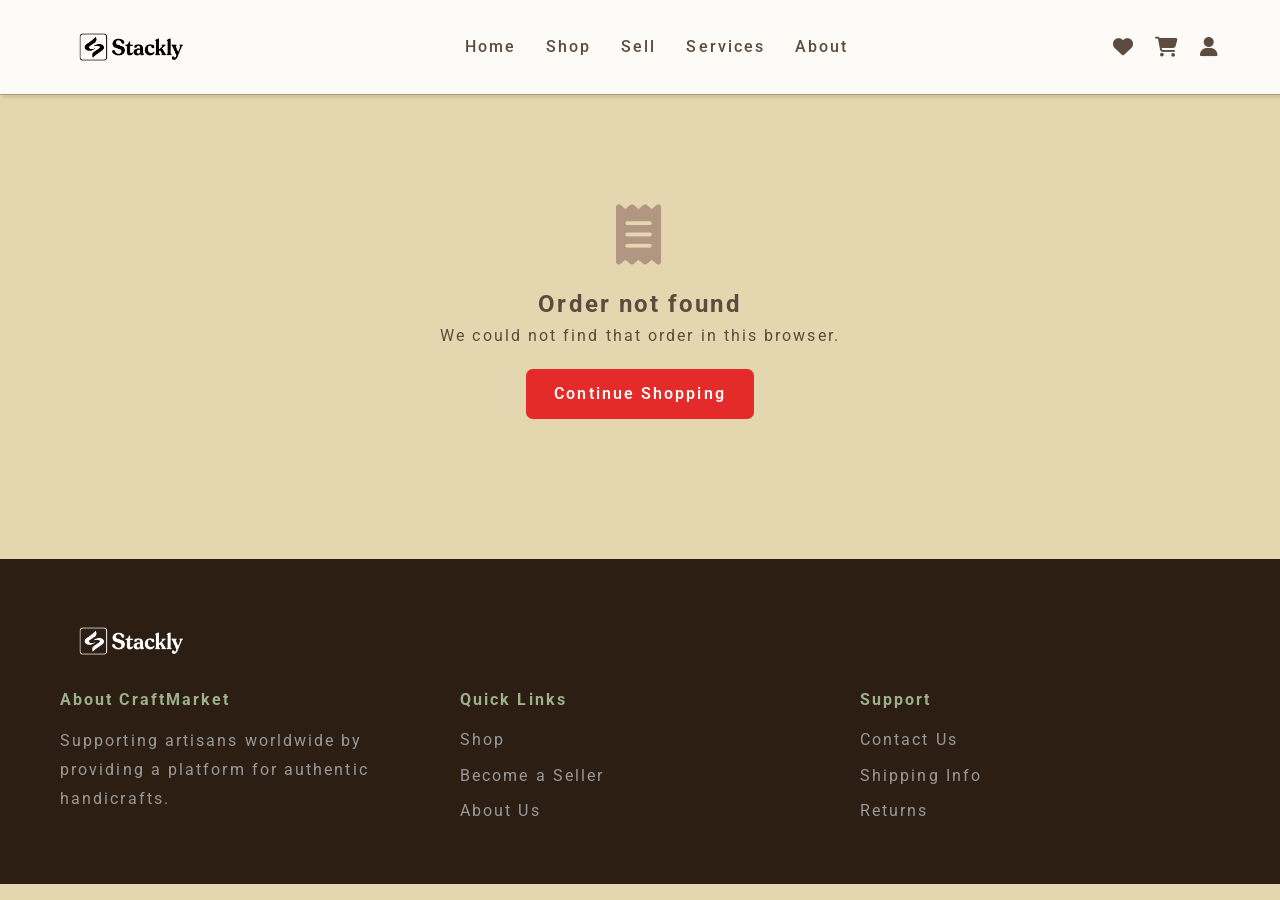
<file: pages/order-confirmation.html>
<!DOCTYPE html>
<html lang="en">
<head>
    <meta charset="UTF-8">
    <meta name="viewport" content="width=device-width, initial-scale=1.0">
    <title>Order Confirmed - CraftMarket</title>
    <link rel="stylesheet" href="../css/styles.css">
    <link rel="stylesheet" href="https://cdnjs.cloudflare.com/ajax/libs/font-awesome/6.4.0/css/all.min.css">
    <link rel="preconnect" href="https://fonts.googleapis.com">
    <link rel="preconnect" href="https://fonts.gstatic.com" crossorigin>
    <link href="https://fonts.googleapis.com/css2?family=Roboto:wght@400;500;700&family=Roboto+Mono&family=Merriweather:wght@400;700&display=swap" rel="stylesheet">
    <style>
        .confirm-wrap {
            max-width: 760px;
            margin: 0 auto;
            padding: 50px 20px 80px;
        }

        .confirm-hero {
            text-align: center;
            margin-bottom: 40px;
        }

        .confirm-tick {
            width: 90px;
            height: 90px;
            border-radius: 50%;
            background-color: oklch(0.94 0.03 132);
            color: var(--success-color);
            font-size: 44px;
            display: flex;
            align-items: center;
            justify-content: center;
            margin: 0 auto 20px;
        }

        .confirm-hero h1 {
            font-size: 32px;
            margin-bottom: 10px;
        }

        .confirm-hero p {
            color: var(--text-light);
        }

        .order-panel {
            background-color: var(--white);
            border: 1px solid var(--border-color);
            border-radius: 8px;
            overflow: hidden;
            margin-bottom: 25px;
        }

        .order-panel h2 {
            font-size: 18px;
            padding: 18px 25px;
            background-color: var(--light-bg);
            border-bottom: 1px solid var(--border-color);
            display: flex;
            justify-content: space-between;
            align-items: center;
            flex-wrap: wrap;
            gap: 10px;
        }

        .order-panel .body {
            padding: 25px;
        }

        .line {
            display: flex;
            align-items: center;
            gap: 15px;
            padding: 12px 0;
            border-bottom: 1px solid var(--border-color);
        }

        .line:last-child {
            border-bottom: none;
        }

        .line .thumb {
            width: 55px;
            height: 55px;
            border-radius: 6px;
            background: linear-gradient(135deg, var(--light-bg), var(--border-color));
            display: flex;
            align-items: center;
            justify-content: center;
            font-size: 26px;
            overflow: hidden;
            flex-shrink: 0;
        }

        .line .thumb img {
            width: 100%;
            height: 100%;
            object-fit: cover;
        }

        .line .name {
            flex: 1;
        }

        .line .meta {
            font-size: 13px;
            color: var(--text-light);
        }

        .summary-row {
            display: flex;
            justify-content: space-between;
            padding: 8px 0;
            font-size: 14px;
        }

        .summary-row.total {
            border-top: 2px solid var(--border-color);
            margin-top: 10px;
            padding-top: 15px;
            font-size: 18px;
            font-weight: bold;
            color: var(--primary-color);
        }

        .detail-columns {
            display: grid;
            grid-template-columns: 1fr 1fr;
            gap: 25px;
        }

        .detail-columns h3 {
            font-size: 15px;
            margin-bottom: 8px;
        }

        .detail-columns p {
            color: var(--text-light);
            font-size: 14px;
            line-height: 1.8;
        }

        .status-badge {
            display: inline-block;
            padding: 5px 15px;
            border-radius: 20px;
            font-size: 12px;
            font-weight: 600;
            text-transform: uppercase;
            background-color: oklch(0.94 0.04 70);
            color: var(--warning-color);
        }

        .confirm-actions {
            display: flex;
            gap: 15px;
            justify-content: center;
            flex-wrap: wrap;
        }

        .not-found {
            text-align: center;
            padding: 60px 20px;
        }

        .not-found i {
            font-size: 60px;
            color: var(--border-color);
            display: block;
            margin-bottom: 20px;
        }

        @media (max-width: 768px) {
            .detail-columns {
                grid-template-columns: 1fr;
            }
        }
    </style>
</head>
<body>
    <!-- Navigation Header -->
    <header class="navbar">
        <div class="container">
            <div class="navbar-content">
                <div class="logo">
                    <a href="../index.html" class="logo-link">
                        <img src="../assets/images/Stackly_logo_transparent.webp" alt="Stackly" class="logo-img">
                    </a>
                </div>
                <nav class="nav-menu" id="navMenu">
                    <a href="../index.html" class="nav-link">Home</a>
                    <a href="products.html" class="nav-link">Shop</a>
                    <a href="seller-dashboard.html" class="nav-link">Sell</a>
                    <a href="services.html" class="nav-link">Services</a>
                    <a href="about.html" class="nav-link">About</a>
                </nav>
                <div class="nav-icons">
                    <a href="wishlist.html" class="icon-link" title="Wishlist">
                        <i class="fas fa-heart"></i>
                        <span class="badge" id="wishlist-count">0</span>
                    </a>
                    <a href="cart.html" class="icon-link" title="Shopping Cart">
                        <i class="fas fa-shopping-cart"></i>
                        <span class="badge" id="cart-count">0</span>
                    </a>
                    <a href="account.html" class="icon-link" title="Account">
                        <i class="fas fa-user"></i>
                    </a>
                </div>
                <button class="menu-toggle" id="menuToggle" aria-label="Toggle menu" aria-expanded="false" aria-controls="navMenu">
                    <span class="menu-toggle-bar"></span>
                    <span class="menu-toggle-bar"></span>
                    <span class="menu-toggle-bar"></span>
                </button>
            </div>
        </div>
    </header>

    <div class="container">
        <div class="confirm-wrap" id="confirm-root"></div>
    </div>

    <!-- Footer -->
    <footer class="footer">
        <div class="container">
            <div class="footer-brand">
                <a href="../index.html" class="logo-link">
                    <img src="../assets/images/Stackly_logo_transparent.webp" alt="Stackly" class="footer-logo-img">
                </a>
            </div>
            <div class="footer-grid">
                <div class="footer-section">
                    <h4>About CraftMarket</h4>
                    <p>Supporting artisans worldwide by providing a platform for authentic handicrafts.</p>
                </div>
                <div class="footer-section">
                    <h4>Quick Links</h4>
                    <ul>
                        <li><a href="products.html">Shop</a></li>
                        <li><a href="seller-dashboard.html">Become a Seller</a></li>
                        <li><a href="about.html">About Us</a></li>
                    </ul>
                </div>
                <div class="footer-section">
                    <h4>Support</h4>
                    <ul>
                        <li><a href="#">Contact Us</a></li>
                        <li><a href="#">Shipping Info</a></li>
                        <li><a href="#">Returns</a></li>
                    </ul>
                </div>
            </div>
        </div>
    </footer>

    <script src="../js/data.js"></script>
    <script src="../js/script.js"></script>
    <script>
        const orderId = new URLSearchParams(window.location.search).get('id');
        const orders = getOrders();
        const order = orderId ? orders.find(o => o.id === orderId) : orders[0];
        const root = document.getElementById('confirm-root');

        const DELIVERY_DAYS = { standard: 7, express: 3, overnight: 1 };

        function estimatedDelivery(order) {
            const days = DELIVERY_DAYS[order.shippingMethod] || 7;
            const date = new Date(order.date);
            date.setDate(date.getDate() + days);
            return date.toDateString();
        }

        if (!order) {
            root.innerHTML = `
                <div class="not-found">
                    <i class="fas fa-receipt"></i>
                    <h2>Order not found</h2>
                    <p>We could not find that order in this browser.</p>
                    <a href="products.html" class="btn btn-primary" style="margin-top: 20px;">Continue Shopping</a>
                </div>
            `;
        } else {
            const paymentLabels = { card: 'Credit/Debit Card', paypal: 'PayPal', stripe: 'Apple Pay / Google Pay' };
            const shippingLabels = { standard: 'Standard (5-7 days)', express: 'Express (2-3 days)', overnight: 'Overnight (1 day)' };

            root.innerHTML = `
                <div class="confirm-hero">
                    <div class="confirm-tick"><i class="fas fa-check"></i></div>
                    <h1>Thank you for your order!</h1>
                    <p>A confirmation has been sent to ${order.address.email}. Your artisans are being notified now.</p>
                </div>

                <div class="order-panel">
                    <h2>
                        <span>Order ${order.id}</span>
                        <span class="status-badge">${order.status}</span>
                    </h2>
                    <div class="body">
                        ${order.items.map(item => `
                            <div class="line">
                                <div class="thumb">${productImageMarkup(item)}</div>
                                <div class="name">
                                    <strong>${item.name}</strong>
                                    <div class="meta">Qty ${item.quantity} · by ${item.seller}</div>
                                </div>
                                <div>$${(item.price * item.quantity).toFixed(2)}</div>
                            </div>
                        `).join('')}

                        <div style="margin-top: 20px;">
                            <div class="summary-row">
                                <span>Subtotal</span><span>$${order.subtotal.toFixed(2)}</span>
                            </div>
                            ${order.discount > 0 ? `
                            <div class="summary-row" style="color: var(--success-color);">
                                <span>Discount${order.coupon ? ` (${order.coupon})` : ''}</span>
                                <span>−$${order.discount.toFixed(2)}</span>
                            </div>` : ''}
                            <div class="summary-row">
                                <span>Shipping</span>
                                <span>${order.shipping === 0 ? 'Free' : '$' + order.shipping.toFixed(2)}</span>
                            </div>
                            <div class="summary-row">
                                <span>Tax</span><span>$${order.tax.toFixed(2)}</span>
                            </div>
                            <div class="summary-row total">
                                <span>Total Paid</span><span>$${order.total.toFixed(2)}</span>
                            </div>
                        </div>
                    </div>
                </div>

                <div class="order-panel">
                    <h2>Delivery Details</h2>
                    <div class="body detail-columns">
                        <div>
                            <h3>Shipping To</h3>
                            <p>
                                ${order.address.name}<br>
                                ${order.address.street}<br>
                                ${order.address.city}, ${order.address.state} ${order.address.zip}<br>
                                ${order.address.country}<br>
                                ${order.address.phone}
                            </p>
                        </div>
                        <div>
                            <h3>Shipping Method</h3>
                            <p>${shippingLabels[order.shippingMethod] || order.shippingMethod}</p>
                            <h3 style="margin-top: 15px;">Estimated Delivery</h3>
                            <p>${estimatedDelivery(order)}</p>
                            <h3 style="margin-top: 15px;">Payment</h3>
                            <p>${paymentLabels[order.payment] || order.payment}</p>
                        </div>
                    </div>
                </div>

                <div class="confirm-actions">
                    <a href="account.html#orders" class="btn btn-primary">View My Orders</a>
                    <a href="products.html" class="btn btn-outline">Continue Shopping</a>
                </div>
            `;
        }
    </script>
</body>
</html>
</file>
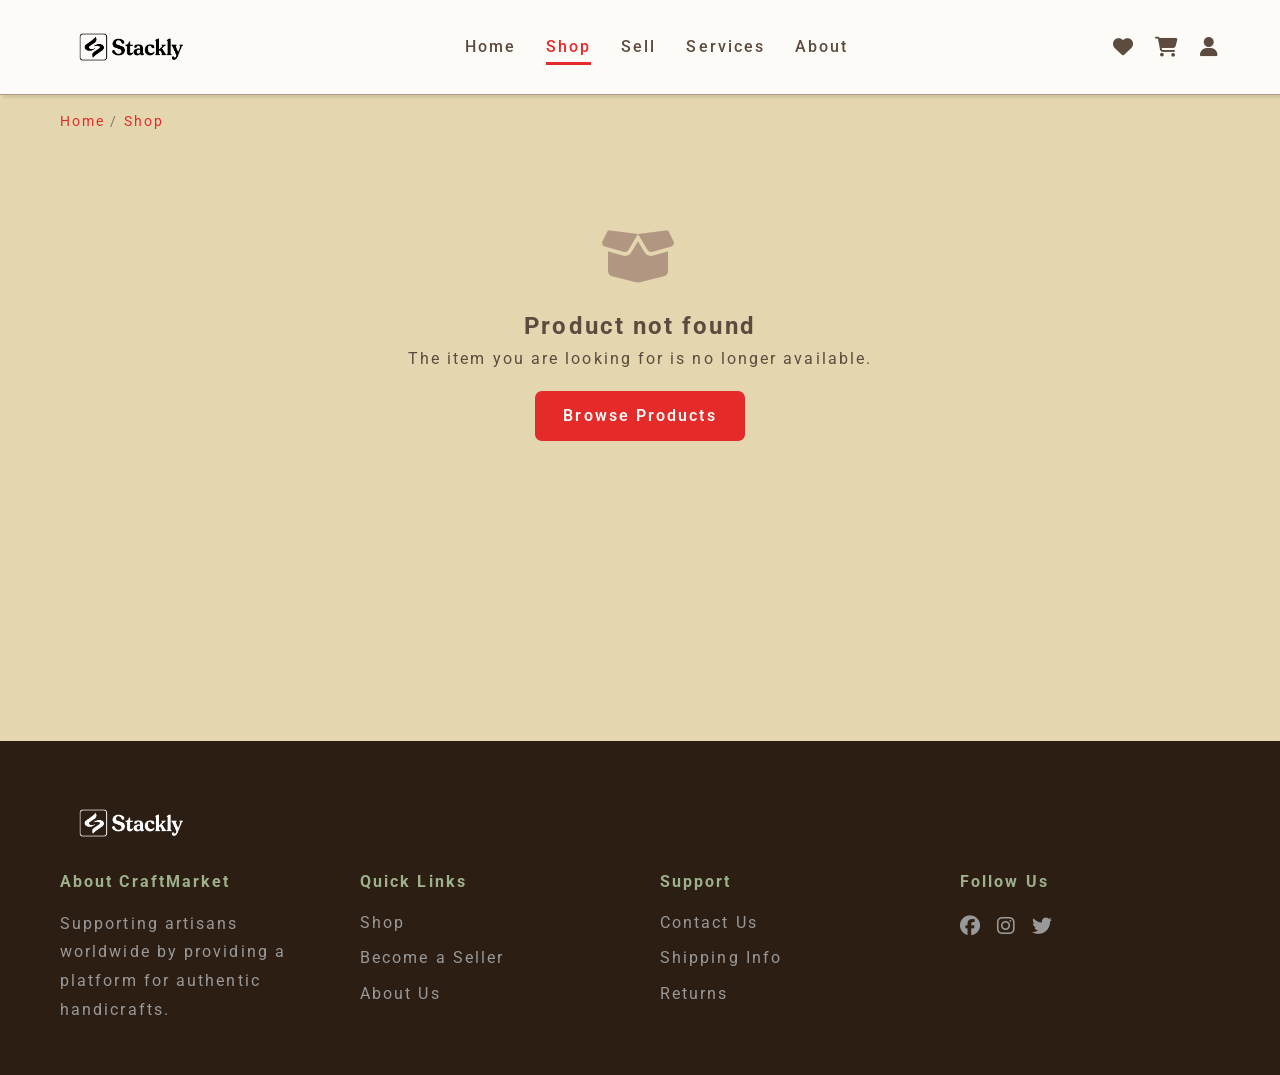
<file: pages/product-details.html>
<!DOCTYPE html>
<html lang="en">
<head>
    <meta charset="UTF-8">
    <meta name="viewport" content="width=device-width, initial-scale=1.0">
    <title>Product Details - CraftMarket</title>
    <link rel="stylesheet" href="../css/styles.css">
    <link rel="stylesheet" href="https://cdnjs.cloudflare.com/ajax/libs/font-awesome/6.4.0/css/all.min.css">
    <link rel="preconnect" href="https://fonts.googleapis.com">
    <link rel="preconnect" href="https://fonts.gstatic.com" crossorigin>
    <link href="https://fonts.googleapis.com/css2?family=Roboto:wght@400;500;700&family=Roboto+Mono&family=Merriweather:wght@400;700&display=swap" rel="stylesheet">
    <style>
        .detail-container {
            display: grid;
            grid-template-columns: 1fr 1fr;
            gap: 50px;
            padding: 40px 20px;
        }

        .detail-gallery {
            display: flex;
            flex-direction: column;
            gap: 15px;
        }

        .detail-image {
            width: 100%;
            height: 420px;
            background: linear-gradient(135deg, var(--light-bg), var(--border-color));
            border-radius: 8px;
            display: flex;
            align-items: center;
            justify-content: center;
            font-size: 160px;
            box-shadow: var(--shadow);
            overflow: hidden;
        }

        .detail-image img {
            width: 100%;
            height: 100%;
            object-fit: cover;
        }

        .thumb-row {
            display: grid;
            grid-template-columns: repeat(4, 1fr);
            gap: 15px;
        }

        .thumb {
            height: 90px;
            background: linear-gradient(135deg, var(--light-bg), var(--border-color));
            border-radius: 6px;
            display: flex;
            align-items: center;
            justify-content: center;
            font-size: 36px;
            cursor: pointer;
            border: 2px solid transparent;
            transition: border-color 0.3s ease;
            overflow: hidden;
        }

        .thumb img {
            width: 100%;
            height: 100%;
            object-fit: cover;
        }

        .thumb:hover,
        .thumb.active {
            border-color: var(--primary-color);
        }

        .detail-info h1 {
            font-size: 32px;
            margin-bottom: 10px;
        }

        .detail-meta {
            display: flex;
            align-items: center;
            gap: 15px;
            flex-wrap: wrap;
            color: var(--text-light);
            font-size: 14px;
            margin-bottom: 20px;
        }

        .detail-price {
            font-size: 34px;
            font-weight: bold;
            color: var(--primary-color);
            margin-bottom: 5px;
        }

        .detail-price .was {
            font-size: 20px;
            color: var(--text-light);
            text-decoration: line-through;
            margin-left: 10px;
            font-weight: normal;
        }

        .save-tag {
            display: inline-block;
            background-color: oklch(0.94 0.03 132);
            color: var(--success-color);
            font-size: 13px;
            font-weight: 600;
            padding: 4px 12px;
            border-radius: 20px;
            margin-bottom: 20px;
        }

        .detail-description {
            color: var(--text-light);
            margin-bottom: 25px;
            line-height: 1.8;
        }

        .detail-row {
            display: flex;
            align-items: center;
            gap: 15px;
            margin-bottom: 25px;
            flex-wrap: wrap;
        }

        .quantity-control {
            display: flex;
            align-items: center;
            border: 1px solid var(--border-color);
            border-radius: 6px;
            overflow: hidden;
        }

        .quantity-control button {
            background-color: var(--light-bg);
            border: none;
            padding: 12px 16px;
            cursor: pointer;
            font-size: 16px;
        }

        .quantity-control button:hover {
            background-color: var(--border-color);
        }

        .quantity-control input {
            border: none;
            width: 60px;
            text-align: center;
            font-weight: bold;
            font-size: 16px;
        }

        .stock-line {
            font-weight: 600;
            margin-bottom: 20px;
        }

        .in-stock {
            color: var(--success-color);
        }

        .out-of-stock {
            color: var(--error-color);
        }

        .detail-perks {
            list-style: none;
            border-top: 1px solid var(--border-color);
            padding-top: 20px;
        }

        .detail-perks li {
            display: flex;
            align-items: center;
            gap: 12px;
            margin-bottom: 12px;
            color: var(--text-light);
            font-size: 14px;
        }

        .detail-perks i {
            color: var(--primary-color);
            width: 20px;
            text-align: center;
        }

        .seller-box {
            display: flex;
            align-items: center;
            gap: 20px;
            background-color: var(--light-bg);
            padding: 20px;
            border-radius: 8px;
            margin-bottom: 25px;
            flex-wrap: wrap;
        }

        .seller-box .seller-avatar {
            width: 60px;
            height: 60px;
            font-size: 28px;
            margin: 0;
        }

        .section-block {
            padding: 40px 20px;
        }

        .section-block h2 {
            font-size: 26px;
            margin-bottom: 25px;
        }

        .review-card {
            background-color: var(--white);
            border: 1px solid var(--border-color);
            border-radius: 8px;
            padding: 20px;
            margin-bottom: 15px;
        }

        .review-head {
            display: flex;
            justify-content: space-between;
            align-items: center;
            margin-bottom: 8px;
            flex-wrap: wrap;
            gap: 10px;
        }

        .review-head strong {
            font-size: 16px;
        }

        .review-date {
            color: var(--text-light);
            font-size: 13px;
        }

        .not-found {
            text-align: center;
            padding: 80px 20px;
        }

        .not-found i {
            font-size: 60px;
            color: var(--border-color);
            display: block;
            margin-bottom: 20px;
        }

        @media (max-width: 768px) {
            .detail-container {
                grid-template-columns: 1fr;
                gap: 30px;
            }

            .detail-image {
                height: 280px;
                font-size: 110px;
            }

            .detail-info h1 {
                font-size: 24px;
            }
        }
    </style>
</head>
<body>
    <!-- Navigation Header -->
    <header class="navbar">
        <div class="container">
            <div class="navbar-content">
                <div class="logo">
                    <a href="../index.html" class="logo-link">
                        <img src="../assets/images/Stackly_logo_transparent.webp" alt="Stackly" class="logo-img">
                    </a>
                </div>
                <nav class="nav-menu" id="navMenu">
                    <a href="../index.html" class="nav-link">Home</a>
                    <a href="products.html" class="nav-link active">Shop</a>
                    <a href="seller-dashboard.html" class="nav-link">Sell</a>
                    <a href="services.html" class="nav-link">Services</a>
                    <a href="about.html" class="nav-link">About</a>
                </nav>
                <div class="nav-icons">
                    <a href="wishlist.html" class="icon-link" title="Wishlist">
                        <i class="fas fa-heart"></i>
                        <span class="badge" id="wishlist-count">0</span>
                    </a>
                    <a href="cart.html" class="icon-link" title="Shopping Cart">
                        <i class="fas fa-shopping-cart"></i>
                        <span class="badge" id="cart-count">0</span>
                    </a>
                    <a href="account.html" class="icon-link" title="Account">
                        <i class="fas fa-user"></i>
                    </a>
                </div>
                <button class="menu-toggle" id="menuToggle" aria-label="Toggle menu" aria-expanded="false" aria-controls="navMenu">
                    <span class="menu-toggle-bar"></span>
                    <span class="menu-toggle-bar"></span>
                    <span class="menu-toggle-bar"></span>
                </button>
            </div>
        </div>
    </header>

    <!-- Breadcrumb -->
    <div class="container">
        <div class="breadcrumb" id="breadcrumb">
            <a href="../index.html">Home</a> / <a href="products.html">Shop</a>
        </div>
    </div>

    <!-- Product Detail -->
    <div class="container">
        <div id="detail-root"></div>
    </div>

    <!-- Reviews -->
    <div class="container">
        <div class="section-block" id="reviews-block"></div>
    </div>

    <!-- Related Products -->
    <div class="container">
        <div class="section-block" id="related-block"></div>
    </div>

    <!-- Footer -->
    <footer class="footer" style="margin-top: 60px;">
        <div class="container">
            <div class="footer-brand">
                <a href="../index.html" class="logo-link">
                    <img src="../assets/images/Stackly_logo_transparent.webp" alt="Stackly" class="footer-logo-img">
                </a>
            </div>
            <div class="footer-grid">
                <div class="footer-section">
                    <h4>About CraftMarket</h4>
                    <p>Supporting artisans worldwide by providing a platform for authentic handicrafts.</p>
                </div>
                <div class="footer-section">
                    <h4>Quick Links</h4>
                    <ul>
                        <li><a href="products.html">Shop</a></li>
                        <li><a href="seller-dashboard.html">Become a Seller</a></li>
                        <li><a href="about.html">About Us</a></li>
                    </ul>
                </div>
                <div class="footer-section">
                    <h4>Support</h4>
                    <ul>
                        <li><a href="#">Contact Us</a></li>
                        <li><a href="#">Shipping Info</a></li>
                        <li><a href="#">Returns</a></li>
                    </ul>
                </div>
                <div class="footer-section">
                    <h4>Follow Us</h4>
                    <div class="social-links">
                        <a href="../404.html" title="Facebook"><i class="fab fa-facebook"></i></a>
                        <a href="../404.html" title="Instagram"><i class="fab fa-instagram"></i></a>
                        <a href="../404.html" title="Twitter"><i class="fab fa-twitter"></i></a>
                    </div>
                </div>
            </div>
        </div>
    </footer>

    <script src="../js/data.js"></script>
    <script src="../js/script.js"></script>
    <script>
        const productId = parseInt(new URLSearchParams(window.location.search).get('id'));
        const product = products.find(p => p.id === productId);

        function renderNotFound() {
            document.getElementById('detail-root').innerHTML = `
                <div class="not-found">
                    <i class="fas fa-box-open"></i>
                    <h2>Product not found</h2>
                    <p>The item you are looking for is no longer available.</p>
                    <a href="products.html" class="btn btn-primary" style="margin-top: 20px;">Browse Products</a>
                </div>
            `;
        }

        function renderProduct() {
            const seller = sellers.find(s => s.id === product.seller_id);
            const saving = product.original_price - product.price;
            const savingPercent = Math.round((saving / product.original_price) * 100);
            const wishlisted = isInWishlist(product.id);

            document.getElementById('breadcrumb').innerHTML = `
                <a href="../index.html">Home</a> /
                <a href="products.html?category=${product.category}">${product.category}</a> /
                ${product.name}
            `;

            document.getElementById('detail-root').innerHTML = `
                <div class="detail-container">
                    <div class="detail-gallery">
                        <div class="detail-image">${productImageMarkup(product)}</div>
                        <div class="thumb-row">
                            <div class="thumb active">${productImageMarkup(product)}</div>
                            <div class="thumb">${productImageMarkup(product)}</div>
                            <div class="thumb">${productImageMarkup(product)}</div>
                            <div class="thumb">${productImageMarkup(product)}</div>
                        </div>
                    </div>

                    <div class="detail-info">
                        <div class="product-category">${product.category}</div>
                        <h1>${product.name}</h1>

                        <div class="detail-meta">
                            <span class="stars">${'⭐'.repeat(Math.round(product.rating))}</span>
                            <span>${product.rating} out of 5</span>
                            <span>·</span>
                            <a href="#reviews-block" style="color: var(--primary-color);">${product.reviews} reviews</a>
                        </div>

                        <div class="detail-price">
                            $${product.price.toFixed(2)}
                            ${saving > 0 ? `<span class="was">$${product.original_price.toFixed(2)}</span>` : ''}
                        </div>
                        ${saving > 0 ? `<div class="save-tag">You save $${saving.toFixed(2)} (${savingPercent}%)</div>` : ''}

                        <p class="detail-description">${product.description}</p>

                        <div class="seller-box">
                            <div class="seller-avatar">${seller ? sellerAvatarMarkup(seller) : '🎨'}</div>
                            <div style="flex: 1;">
                                <strong>${product.seller}</strong>
                                ${seller && seller.verified ? '<i class="fas fa-check-circle" style="color: var(--success-color); font-size: 14px;"></i>' : ''}
                                <div style="font-size: 14px; color: var(--text-light);">
                                    ${seller ? `⭐ ${seller.rating} · ${seller.products} products · ${seller.followers} followers` : ''}
                                </div>
                            </div>
                            <a href="seller-profile.html?seller=${product.seller_id}" class="btn btn-outline btn-small">Visit Shop</a>
                        </div>

                        <div class="stock-line ${product.in_stock ? 'in-stock' : 'out-of-stock'}">
                            <i class="fas ${product.in_stock ? 'fa-check-circle' : 'fa-times-circle'}"></i>
                            ${product.in_stock ? 'In stock and ready to ship' : 'Currently out of stock'}
                        </div>

                        <div class="detail-row">
                            <div class="quantity-control">
                                <button type="button" onclick="changeQty(-1)">−</button>
                                <input type="number" id="qty" value="1" readonly>
                                <button type="button" onclick="changeQty(1)">+</button>
                            </div>
                            <button class="btn btn-primary" id="detail-add-btn" ${product.in_stock ? '' : 'disabled'}>
                                <i class="fas fa-shopping-cart"></i> Add to Cart
                            </button>
                            <button class="btn btn-outline" id="detail-wishlist-btn">
                                <i class="${wishlisted ? 'fas' : 'far'} fa-heart"></i>
                                <span>${wishlisted ? 'In Wishlist' : 'Add to Wishlist'}</span>
                            </button>
                        </div>

                        <ul class="detail-perks">
                            <li><i class="fas fa-truck"></i> Free standard shipping on orders over $50</li>
                            <li><i class="fas fa-undo"></i> 30-day returns on all handmade items</li>
                            <li><i class="fas fa-hand-holding-heart"></i> Made by hand — small variations are part of the charm</li>
                            <li><i class="fas fa-shield-alt"></i> Secure checkout and buyer protection</li>
                        </ul>
                    </div>
                </div>
            `;

            document.getElementById('detail-add-btn').addEventListener('click', () => {
                if (!product.in_stock) return;
                const qty = parseInt(document.getElementById('qty').value);
                addToCart(product.id, qty);
                showNotification(`${qty} × ${product.name} added to cart!`, 'success');
            });

            document.getElementById('detail-wishlist-btn').addEventListener('click', function () {
                toggleWishlist(product.id);
                const active = isInWishlist(product.id);
                this.querySelector('i').className = `${active ? 'fas' : 'far'} fa-heart`;
                this.querySelector('span').textContent = active ? 'In Wishlist' : 'Add to Wishlist';
                showNotification(active ? 'Added to wishlist' : 'Removed from wishlist', 'info');
            });

            document.querySelectorAll('.thumb').forEach(thumb => {
                thumb.addEventListener('click', () => {
                    document.querySelectorAll('.thumb').forEach(t => t.classList.remove('active'));
                    thumb.classList.add('active');
                });
            });
        }

        function changeQty(delta) {
            const input = document.getElementById('qty');
            const next = parseInt(input.value) + delta;
            input.value = Math.min(Math.max(next, 1), 10);
        }

        function renderReviews() {
            const list = reviews[product.id] || [];
            const block = document.getElementById('reviews-block');

            const cards = list.length
                ? list.map(r => `
                    <div class="review-card">
                        <div class="review-head">
                            <strong>${r.user}</strong>
                            <span class="review-date">${r.date}</span>
                        </div>
                        <div class="stars">${'⭐'.repeat(r.rating)}</div>
                        <p style="margin-top: 8px; color: var(--text-light);">${r.text}</p>
                    </div>
                `).join('')
                : '<p style="color: var(--text-light);">No written reviews yet — be the first to share your thoughts.</p>';

            block.innerHTML = `
                <h2>Customer Reviews <span style="color: var(--text-light); font-size: 18px;">(${product.reviews})</span></h2>
                ${cards}
            `;
        }

        function renderRelated() {
            const related = products
                .filter(p => p.id !== product.id && (p.category === product.category || p.seller_id === product.seller_id))
                .slice(0, 4);

            if (!related.length) return;

            document.getElementById('related-block').innerHTML = `
                <h2>You May Also Like</h2>
                <div class="product-grid">
                    ${related.map(p => createProductCard(p)).join('')}
                </div>
            `;
            attachProductCardListeners();
        }

        if (!product) {
            renderNotFound();
        } else {
            document.title = `${product.name} - CraftMarket`;
            renderProduct();
            renderReviews();
            renderRelated();
        }
    </script>
</body>
</html>
</file>
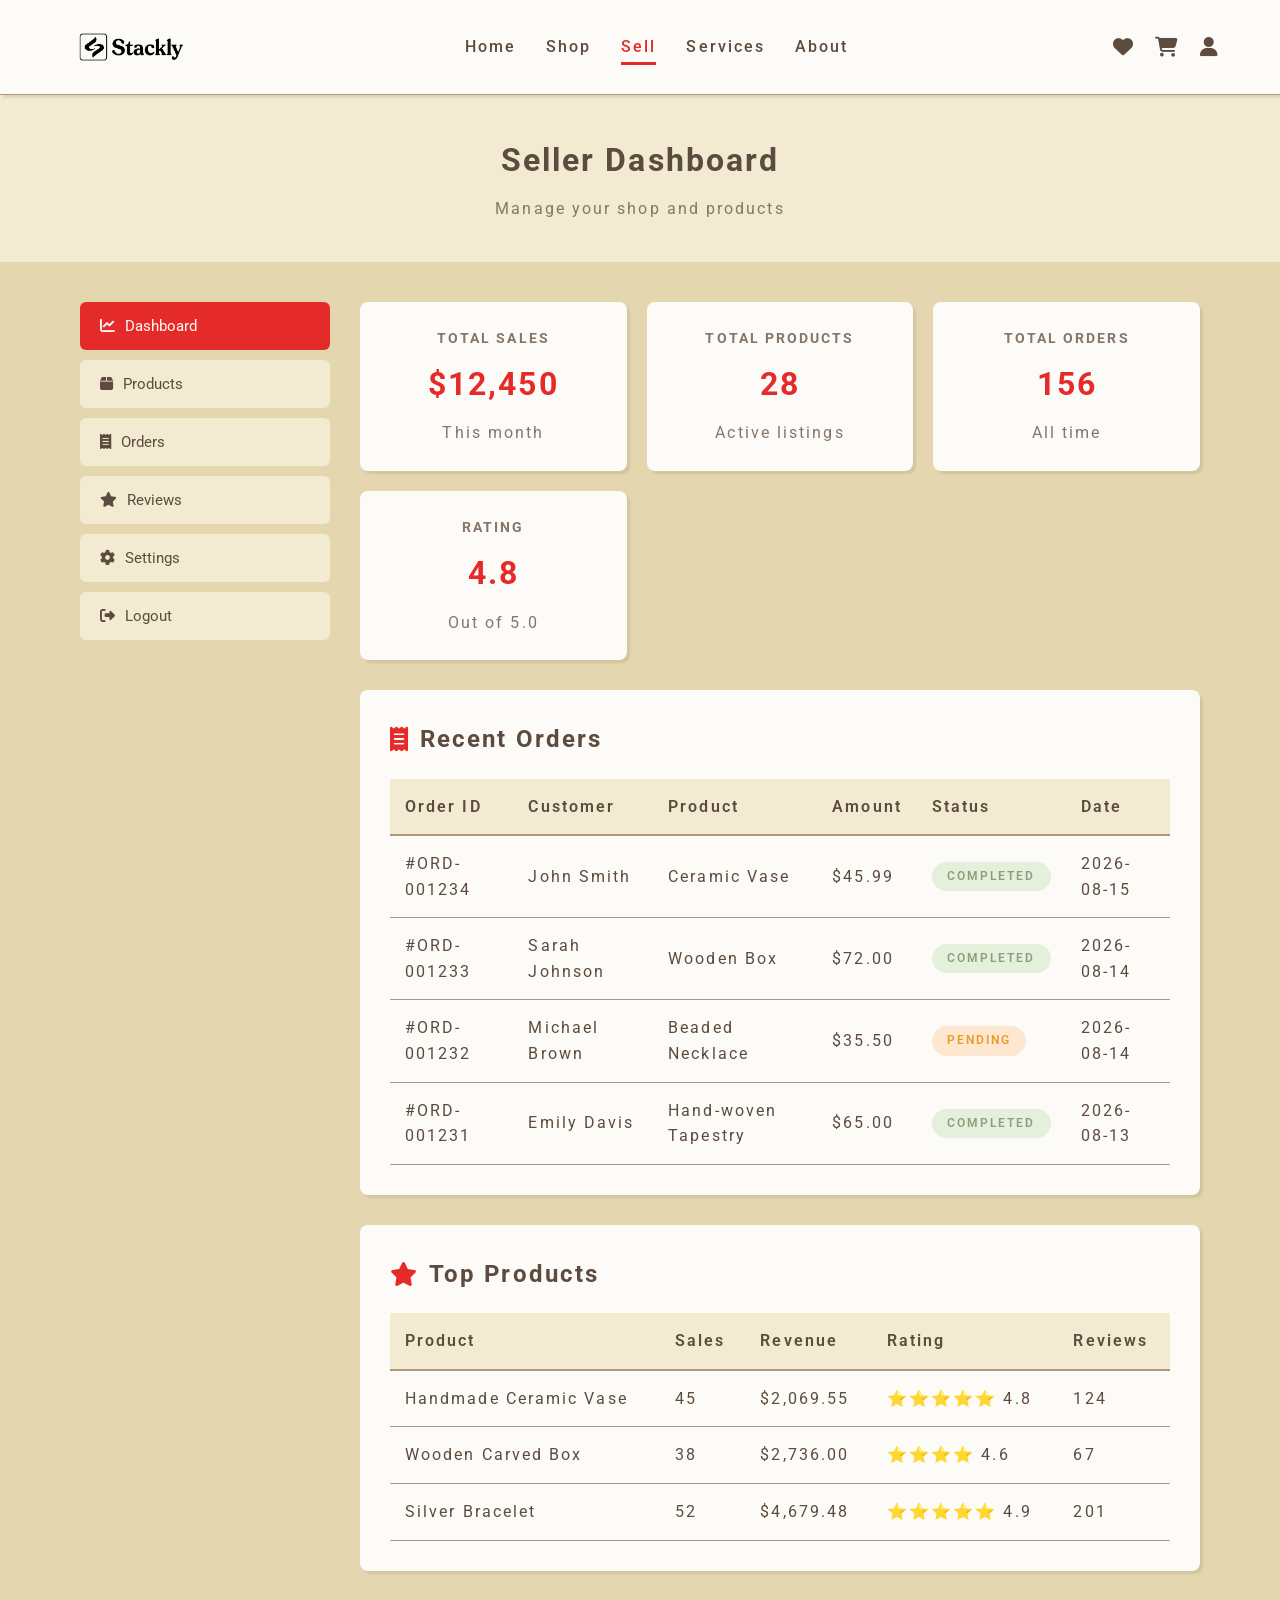
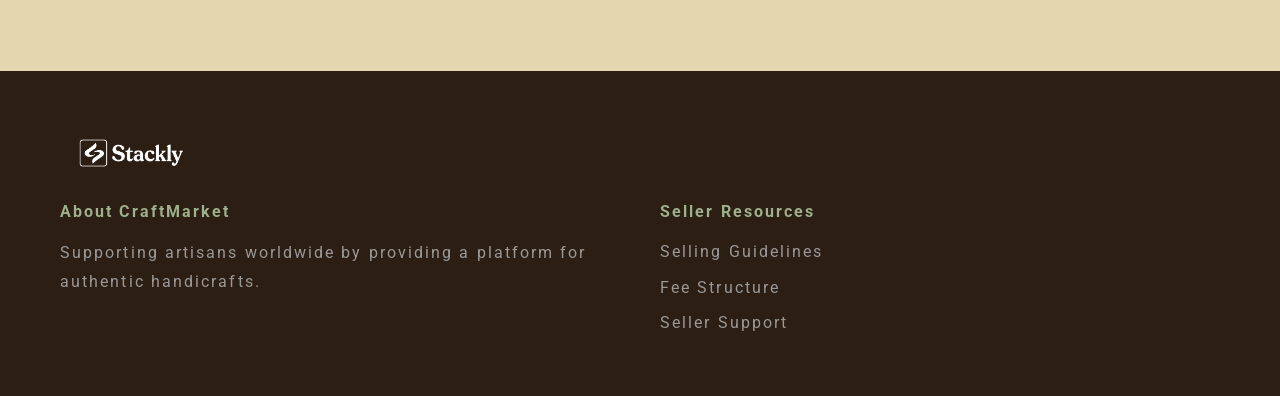
<file: pages/seller-dashboard.html>
<!DOCTYPE html>
<html lang="en">
<head>
    <meta charset="UTF-8">
    <meta name="viewport" content="width=device-width, initial-scale=1.0">
    <title>Seller Dashboard - CraftMarket</title>
    <link rel="stylesheet" href="../css/styles.css">
    <link rel="stylesheet" href="https://cdnjs.cloudflare.com/ajax/libs/font-awesome/6.4.0/css/all.min.css">
    <link rel="preconnect" href="https://fonts.googleapis.com">
    <link rel="preconnect" href="https://fonts.gstatic.com" crossorigin>
    <link href="https://fonts.googleapis.com/css2?family=Roboto:wght@400;500;700&family=Roboto+Mono&family=Merriweather:wght@400;700&display=swap" rel="stylesheet">
    <style>
        .dashboard-container {
            display: grid;
            grid-template-columns: 250px 1fr;
            gap: 30px;
            padding: 40px 20px;
        }

        .dashboard-sidebar {
            display: flex;
            flex-direction: column;
            gap: 10px;
        }

        .sidebar-link {
            padding: 15px 20px;
            background-color: var(--light-bg);
            border: none;
            border-radius: 6px;
            text-decoration: none;
            text-align: left;
            font-size: 15px;
            font-family: inherit;
            color: var(--text-dark);
            cursor: pointer;
            transition: all 0.3s ease;
            display: flex;
            align-items: center;
            gap: 10px;
            white-space: nowrap;
        }

        .dash-panel {
            display: none;
            flex-direction: column;
            gap: 30px;
        }

        .dash-panel.active {
            display: flex;
        }

        .form-grid-2 {
            display: grid;
            grid-template-columns: 1fr 1fr;
            gap: 20px;
        }

        .review-card {
            border: 1px solid var(--border-color);
            border-radius: 8px;
            padding: 20px;
            margin-bottom: 15px;
        }

        .review-head {
            display: flex;
            justify-content: space-between;
            align-items: center;
            flex-wrap: wrap;
            gap: 10px;
            margin-bottom: 8px;
        }

        .review-product {
            font-size: 13px;
            color: var(--text-light);
        }

        .listing-thumb {
            width: 36px;
            height: 36px;
            object-fit: cover;
            border-radius: 4px;
            flex-shrink: 0;
        }

        .review-thumb {
            width: 16px;
            height: 16px;
            object-fit: cover;
            border-radius: 3px;
            vertical-align: middle;
            margin-right: 2px;
        }

        .table-actions button {
            background: none;
            border: none;
            cursor: pointer;
            font-size: 15px;
            margin-right: 12px;
            color: var(--primary-color);
        }

        .table-actions button.danger {
            color: var(--error-color);
        }

        .empty-row td {
            text-align: center;
            color: var(--text-light);
            padding: 40px 15px;
        }

        .sidebar-link:hover,
        .sidebar-link.active {
            background-color: var(--primary-color);
            color: var(--white);
        }

        .dashboard-main {
            display: flex;
            flex-direction: column;
            gap: 30px;
        }

        .stats-grid {
            display: grid;
            grid-template-columns: repeat(auto-fit, minmax(200px, 1fr));
            gap: 20px;
        }

        .stat-card {
            background-color: var(--white);
            padding: 25px;
            border-radius: 8px;
            box-shadow: var(--shadow);
            text-align: center;
        }

        .stat-card h3 {
            color: var(--text-light);
            font-size: 14px;
            margin-bottom: 10px;
            text-transform: uppercase;
        }

        .stat-card .value {
            font-size: 32px;
            font-weight: bold;
            color: var(--primary-color);
        }

        .section-card {
            background-color: var(--white);
            border-radius: 8px;
            box-shadow: var(--shadow);
            padding: 30px;
        }

        .section-card h2 {
            font-size: 24px;
            margin-bottom: 20px;
            display: flex;
            align-items: center;
            gap: 10px;
        }

        .section-card h2 i {
            color: var(--primary-color);
        }

        .table {
            width: 100%;
            border-collapse: collapse;
        }

        .table th {
            background-color: var(--light-bg);
            padding: 15px;
            text-align: left;
            font-weight: 600;
            border-bottom: 2px solid var(--border-color);
        }

        .table td {
            padding: 15px;
            border-bottom: 1px solid var(--border-color);
        }

        .table tr:hover {
            background-color: var(--light-bg);
        }

        .status-badge {
            display: inline-block;
            padding: 5px 15px;
            border-radius: 20px;
            font-size: 12px;
            font-weight: 600;
            text-transform: uppercase;
        }

        .status-active {
            background-color: oklch(0.94 0.03 132);
            color: var(--success-color);
        }

        .status-pending {
            background-color: oklch(0.94 0.04 70);
            color: var(--warning-color);
        }

        .status-inactive {
            background-color: oklch(0.92 0.03 30);
            color: var(--error-color);
        }

        .form-section {
            background-color: var(--light-bg);
            padding: 30px;
            border-radius: 8px;
            margin-top: 30px;
        }

        .form-group {
            margin-bottom: 20px;
        }

        .form-group label {
            display: block;
            margin-bottom: 8px;
            font-weight: 600;
        }

        .form-group input,
        .form-group textarea,
        .form-group select {
            width: 100%;
            padding: 12px;
            border: 1px solid var(--border-color);
            border-radius: 6px;
            font-size: 14px;
            font-family: inherit;
        }

        .form-group textarea {
            resize: vertical;
            min-height: 100px;
        }

        @media (max-width: 768px) {
            .dashboard-container {
                grid-template-columns: 1fr;
            }

            .dashboard-sidebar {
                flex-direction: row;
                overflow-x: auto;
            }

            .stats-grid,
            .form-grid-2 {
                grid-template-columns: 1fr;
            }

            .section-card {
                padding: 20px;
                overflow-x: auto;
            }

            .table {
                min-width: 560px;
            }
        }
    </style>
</head>
<body>
    <!-- Navigation Header -->
    <header class="navbar">
        <div class="container">
            <div class="navbar-content">
                <div class="logo">
                    <a href="../index.html" class="logo-link">
                        <img src="../assets/images/Stackly_logo_transparent.webp" alt="Stackly" class="logo-img">
                    </a>
                </div>
                <nav class="nav-menu" id="navMenu">
                    <a href="../index.html" class="nav-link">Home</a>
                    <a href="products.html" class="nav-link">Shop</a>
                    <a href="seller-dashboard.html" class="nav-link active">Sell</a>
                    <a href="services.html" class="nav-link">Services</a>
                    <a href="about.html" class="nav-link">About</a>
                </nav>
                <div class="nav-icons">
                    <a href="wishlist.html" class="icon-link" title="Wishlist">
                        <i class="fas fa-heart"></i>
                        <span class="badge" id="wishlist-count">0</span>
                    </a>
                    <a href="cart.html" class="icon-link" title="Shopping Cart">
                        <i class="fas fa-shopping-cart"></i>
                        <span class="badge" id="cart-count">0</span>
                    </a>
                    <a href="account.html" class="icon-link" title="Account">
                        <i class="fas fa-user"></i>
                    </a>
                </div>
                <button class="menu-toggle" id="menuToggle" aria-label="Toggle menu" aria-expanded="false" aria-controls="navMenu">
                    <span class="menu-toggle-bar"></span>
                    <span class="menu-toggle-bar"></span>
                    <span class="menu-toggle-bar"></span>
                </button>
            </div>
        </div>
    </header>

    <!-- Page Title -->
    <section style="padding: 40px 20px; background-color: var(--light-bg); text-align: center;">
        <h1 style="font-size: 32px; margin-bottom: 10px;">Seller Dashboard</h1>
        <p style="color: var(--text-light);">Manage your shop and products</p>
    </section>

    <!-- Dashboard -->
    <div class="container">
        <div class="dashboard-container">
            <!-- Sidebar -->
            <aside class="dashboard-sidebar">
                <button class="sidebar-link active" data-panel="dashboard">
                    <i class="fas fa-chart-line"></i> Dashboard
                </button>
                <button class="sidebar-link" data-panel="products">
                    <i class="fas fa-box"></i> Products
                </button>
                <button class="sidebar-link" data-panel="orders">
                    <i class="fas fa-receipt"></i> Orders
                </button>
                <button class="sidebar-link" data-panel="reviews">
                    <i class="fas fa-star"></i> Reviews
                </button>
                <button class="sidebar-link" data-panel="settings">
                    <i class="fas fa-cog"></i> Settings
                </button>
                <button class="sidebar-link" id="seller-logout">
                    <i class="fas fa-sign-out-alt"></i> Logout
                </button>
            </aside>

            <!-- Main Content -->
            <main class="dashboard-main">
              <!-- ===== Dashboard panel ===== -->
              <section class="dash-panel active" id="panel-dashboard">
                <!-- Stats -->
                <div class="stats-grid">
                    <div class="stat-card">
                        <h3>Total Sales</h3>
                        <div class="value">$12,450</div>
                        <p style="color: var(--text-light); margin-top: 10px;">This month</p>
                    </div>
                    <div class="stat-card">
                        <h3>Total Products</h3>
                        <div class="value">28</div>
                        <p style="color: var(--text-light); margin-top: 10px;">Active listings</p>
                    </div>
                    <div class="stat-card">
                        <h3>Total Orders</h3>
                        <div class="value">156</div>
                        <p style="color: var(--text-light); margin-top: 10px;">All time</p>
                    </div>
                    <div class="stat-card">
                        <h3>Rating</h3>
                        <div class="value">4.8</div>
                        <p style="color: var(--text-light); margin-top: 10px;">Out of 5.0</p>
                    </div>
                </div>

                <!-- Recent Orders -->
                <div class="section-card">
                    <h2>
                        <i class="fas fa-receipt"></i>
                        Recent Orders
                    </h2>
                    <table class="table">
                        <thead>
                            <tr>
                                <th>Order ID</th>
                                <th>Customer</th>
                                <th>Product</th>
                                <th>Amount</th>
                                <th>Status</th>
                                <th>Date</th>
                            </tr>
                        </thead>
                        <tbody>
                            <tr>
                                <td>#ORD-001234</td>
                                <td>John Smith</td>
                                <td>Ceramic Vase</td>
                                <td>$45.99</td>
                                <td><span class="status-badge status-active">Completed</span></td>
                                <td>2026-08-15</td>
                            </tr>
                            <tr>
                                <td>#ORD-001233</td>
                                <td>Sarah Johnson</td>
                                <td>Wooden Box</td>
                                <td>$72.00</td>
                                <td><span class="status-badge status-active">Completed</span></td>
                                <td>2026-08-14</td>
                            </tr>
                            <tr>
                                <td>#ORD-001232</td>
                                <td>Michael Brown</td>
                                <td>Beaded Necklace</td>
                                <td>$35.50</td>
                                <td><span class="status-badge status-pending">Pending</span></td>
                                <td>2026-08-14</td>
                            </tr>
                            <tr>
                                <td>#ORD-001231</td>
                                <td>Emily Davis</td>
                                <td>Hand-woven Tapestry</td>
                                <td>$65.00</td>
                                <td><span class="status-badge status-active">Completed</span></td>
                                <td>2026-08-13</td>
                            </tr>
                        </tbody>
                    </table>
                </div>

                <!-- Top Products -->
                <div class="section-card">
                    <h2>
                        <i class="fas fa-star"></i>
                        Top Products
                    </h2>
                    <table class="table">
                        <thead>
                            <tr>
                                <th>Product</th>
                                <th>Sales</th>
                                <th>Revenue</th>
                                <th>Rating</th>
                                <th>Reviews</th>
                            </tr>
                        </thead>
                        <tbody>
                            <tr>
                                <td>Handmade Ceramic Vase</td>
                                <td>45</td>
                                <td>$2,069.55</td>
                                <td>⭐⭐⭐⭐⭐ 4.8</td>
                                <td>124</td>
                            </tr>
                            <tr>
                                <td>Wooden Carved Box</td>
                                <td>38</td>
                                <td>$2,736.00</td>
                                <td>⭐⭐⭐⭐ 4.6</td>
                                <td>67</td>
                            </tr>
                            <tr>
                                <td>Silver Bracelet</td>
                                <td>52</td>
                                <td>$4,679.48</td>
                                <td>⭐⭐⭐⭐⭐ 4.9</td>
                                <td>201</td>
                            </tr>
                        </tbody>
                    </table>
                </div>
              </section>

              <!-- ===== Products panel ===== -->
              <section class="dash-panel" id="panel-products">
                <div class="section-card">
                    <h2>
                        <i class="fas fa-box"></i>
                        My Listings
                    </h2>
                    <table class="table">
                        <thead>
                            <tr>
                                <th>Product</th>
                                <th>Category</th>
                                <th>Price</th>
                                <th>Stock</th>
                                <th>Rating</th>
                                <th>Actions</th>
                            </tr>
                        </thead>
                        <tbody id="listings-body"></tbody>
                    </table>
                </div>

                <!-- Add New Product -->
                <div class="section-card">
                    <h2>
                        <i class="fas fa-plus-circle"></i>
                        Add New Product
                    </h2>
                    <form id="add-product-form" class="form-section">
                        <div class="form-grid-2">
                            <div class="form-group">
                                <label for="np-name">Product Name</label>
                                <input type="text" id="np-name" placeholder="e.g., Hand-painted Ceramic Vase" required>
                            </div>
                            <div class="form-group">
                                <label for="np-category">Category</label>
                                <select id="np-category" required>
                                    <option value="">Select Category</option>
                                    <option value="pottery">Pottery &amp; Ceramics</option>
                                    <option value="textiles">Textiles &amp; Weaving</option>
                                    <option value="jewelry">Jewelry &amp; Beads</option>
                                    <option value="woodwork">Woodwork &amp; Carving</option>
                                    <option value="leather">Leather Goods</option>
                                    <option value="candles">Candles &amp; Fragrance</option>
                                    <option value="metalwork">Metalwork</option>
                                    <option value="basketry">Basketry</option>
                                    <option value="glass">Glass Art</option>
                                </select>
                            </div>
                            <div class="form-group">
                                <label for="np-price">Price</label>
                                <input type="number" id="np-price" placeholder="0.00" step="0.01" min="0" required>
                            </div>
                            <div class="form-group">
                                <label for="np-stock">Stock Quantity</label>
                                <input type="number" id="np-stock" placeholder="0" min="0" required>
                            </div>
                        </div>
                        <div class="form-group">
                            <label for="np-description">Description</label>
                            <textarea id="np-description" placeholder="Describe your product in detail..." required></textarea>
                        </div>
                        <div class="form-group">
                            <label for="np-images">Upload Images</label>
                            <input type="file" id="np-images" accept="image/*" multiple>
                            <p style="color: var(--text-light); font-size: 14px; margin-top: 5px;">You can upload multiple images</p>
                        </div>
                        <button type="submit" class="btn btn-primary">
                            <i class="fas fa-plus"></i> Add Product
                        </button>
                    </form>
                </div>
              </section>

              <!-- ===== Orders panel ===== -->
              <section class="dash-panel" id="panel-orders">
                <div class="section-card">
                    <h2>
                        <i class="fas fa-receipt"></i>
                        All Orders
                    </h2>
                    <table class="table">
                        <thead>
                            <tr>
                                <th>Order ID</th>
                                <th>Customer</th>
                                <th>Items</th>
                                <th>Amount</th>
                                <th>Status</th>
                                <th>Date</th>
                            </tr>
                        </thead>
                        <tbody id="seller-orders-body"></tbody>
                    </table>
                </div>
              </section>

              <!-- ===== Reviews panel ===== -->
              <section class="dash-panel" id="panel-reviews">
                <div class="section-card">
                    <h2>
                        <i class="fas fa-star"></i>
                        Customer Reviews
                    </h2>
                    <div id="seller-reviews"></div>
                </div>
              </section>

              <!-- ===== Settings panel ===== -->
              <section class="dash-panel" id="panel-settings">
                <div class="section-card">
                    <h2>
                        <i class="fas fa-cog"></i>
                        Shop Settings
                    </h2>
                    <form id="shop-settings-form" class="form-section">
                        <div class="form-grid-2">
                            <div class="form-group">
                                <label for="ss-name">Shop Name</label>
                                <input type="text" id="ss-name" required>
                            </div>
                            <div class="form-group">
                                <label for="ss-email">Contact Email</label>
                                <input type="email" id="ss-email" required>
                            </div>
                        </div>
                        <div class="form-group">
                            <label for="ss-description">Shop Description</label>
                            <textarea id="ss-description"></textarea>
                        </div>
                        <div class="form-grid-2">
                            <div class="form-group">
                                <label for="ss-processing">Processing Time</label>
                                <select id="ss-processing">
                                    <option value="1-2">1–2 business days</option>
                                    <option value="3-5">3–5 business days</option>
                                    <option value="1-2w">1–2 weeks</option>
                                </select>
                            </div>
                            <div class="form-group">
                                <label for="ss-payout">Payout Method</label>
                                <select id="ss-payout">
                                    <option value="bank">Bank Transfer</option>
                                    <option value="paypal">PayPal</option>
                                    <option value="stripe">Stripe</option>
                                </select>
                            </div>
                        </div>
                        <div style="display: flex; align-items: center; gap: 10px; margin-bottom: 20px;">
                            <input type="checkbox" id="ss-vacation" style="width: auto;">
                            <label for="ss-vacation" style="margin: 0;">Vacation mode — pause new orders</label>
                        </div>
                        <button type="submit" class="btn btn-primary">
                            <i class="fas fa-save"></i> Save Settings
                        </button>
                    </form>
                </div>
              </section>
            </main>
        </div>
    </div>

    <!-- Footer -->
    <footer class="footer" style="margin-top: 60px;">
        <div class="container">
            <div class="footer-brand">
                <a href="../index.html" class="logo-link">
                    <img src="../assets/images/Stackly_logo_transparent.webp" alt="Stackly" class="footer-logo-img">
                </a>
            </div>
            <div class="footer-grid">
                <div class="footer-section">
                    <h4>About CraftMarket</h4>
                    <p>Supporting artisans worldwide by providing a platform for authentic handicrafts.</p>
                </div>
                <div class="footer-section">
                    <h4>Seller Resources</h4>
                    <ul>
                        <li><a href="#">Selling Guidelines</a></li>
                        <li><a href="#">Fee Structure</a></li>
                        <li><a href="#">Seller Support</a></li>
                    </ul>
                </div>
            </div>
        </div>
    </footer>

    <script src="../js/data.js"></script>
    <script src="../js/script.js"></script>
    <script>
        // The demo dashboard is presented as the first seller's shop
        const SHOP = sellers[0];
        const CATEGORY_EMOJI = { pottery: '🏺', textiles: '🧵', jewelry: '💎', woodwork: '🪵' };

        // ---------- Panel switching ----------
        document.querySelectorAll('.sidebar-link[data-panel]').forEach(link => {
            link.addEventListener('click', () => {
                document.querySelectorAll('.sidebar-link').forEach(l => l.classList.remove('active'));
                link.classList.add('active');

                document.querySelectorAll('.dash-panel').forEach(p => p.classList.remove('active'));
                document.getElementById('panel-' + link.dataset.panel).classList.add('active');
                window.scrollTo({ top: 0, behavior: 'smooth' });
            });
        });

        document.getElementById('seller-logout').addEventListener('click', () => {
            logoutUser();
            showNotification('Signed out of your seller account', 'info');
            setTimeout(() => { window.location.href = '../index.html'; }, 800);
        });

        // ---------- Listings ----------
        function getSellerProducts() {
            return JSON.parse(localStorage.getItem('sellerProducts')) || [];
        }

        function saveSellerProducts(list) {
            localStorage.setItem('sellerProducts', JSON.stringify(list));
        }

        function allListings() {
            return [
                ...products.filter(p => p.seller_id === SHOP.id),
                ...getSellerProducts()
            ];
        }

        function renderListings() {
            const body = document.getElementById('listings-body');
            const listings = allListings();

            if (!listings.length) {
                body.innerHTML = '<tr class="empty-row"><td colspan="6">No listings yet — add your first product below.</td></tr>';
                return;
            }

            body.innerHTML = listings.map(item => {
                const isCustom = item.custom === true;
                const stock = item.stock !== undefined ? item.stock : (item.in_stock ? 'In stock' : 0);
                const stockLabel = stock === 0 || stock === false
                    ? '<span class="status-badge status-inactive">Out of stock</span>'
                    : `<span class="status-badge status-active">${stock}</span>`;

                return `
                    <tr>
                        <td style="display: flex; align-items: center; gap: 10px;">${productImageMarkup(item, 'listing-thumb')} ${item.name}</td>
                        <td style="text-transform: capitalize;">${item.category}</td>
                        <td>$${item.price.toFixed(2)}</td>
                        <td>${stockLabel}</td>
                        <td>${item.rating ? '⭐ ' + item.rating : '—'}</td>
                        <td class="table-actions">
                            ${isCustom
                                ? `<button class="danger" onclick="deleteListing(${item.id})" title="Remove listing"><i class="fas fa-trash"></i></button>`
                                : `<a href="product-details.html?id=${item.id}" title="View listing"><i class="fas fa-eye"></i></a>`}
                        </td>
                    </tr>
                `;
            }).join('');
        }

        function deleteListing(id) {
            if (!confirm('Remove this listing?')) return;
            saveSellerProducts(getSellerProducts().filter(p => p.id !== id));
            renderListings();
            showNotification('Listing removed', 'info');
        }

        document.getElementById('add-product-form').addEventListener('submit', function (e) {
            e.preventDefault();

            const category = document.getElementById('np-category').value;
            const stock = parseInt(document.getElementById('np-stock').value);

            const listing = {
                id: Date.now(),
                custom: true,
                name: document.getElementById('np-name').value.trim(),
                category: category,
                seller: SHOP.name,
                seller_id: SHOP.id,
                price: parseFloat(document.getElementById('np-price').value),
                original_price: parseFloat(document.getElementById('np-price').value),
                image: CATEGORY_EMOJI[category] || '🎨',
                rating: 0,
                reviews: 0,
                description: document.getElementById('np-description').value.trim(),
                stock: stock,
                in_stock: stock > 0,
                featured: false
            };

            const list = getSellerProducts();
            list.push(listing);
            saveSellerProducts(list);

            renderListings();
            this.reset();
            showNotification('Product added successfully!', 'success');
        });

        // ---------- Orders ----------
        const demoOrders = [
            { id: '#ORD-001234', customer: 'John Smith', items: 'Ceramic Vase', amount: 45.99, status: 'Completed', date: '2026-08-15' },
            { id: '#ORD-001233', customer: 'Sarah Johnson', items: 'Wooden Box', amount: 72.00, status: 'Completed', date: '2026-08-14' },
            { id: '#ORD-001232', customer: 'Michael Brown', items: 'Beaded Necklace', amount: 35.50, status: 'Pending', date: '2026-08-14' },
            { id: '#ORD-001231', customer: 'Emily Davis', items: 'Hand-woven Tapestry', amount: 65.00, status: 'Completed', date: '2026-08-13' },
            { id: '#ORD-001230', customer: 'Aisha Rahman', items: 'Turquoise Earrings, Silver Bracelet', amount: 131.99, status: 'Completed', date: '2026-08-11' },
            { id: '#ORD-001229', customer: 'Lena Fischer', items: 'Macramé Plant Hanger', amount: 28.50, status: 'Pending', date: '2026-08-10' }
        ];

        function renderSellerOrders() {
            // Orders placed through this browser appear alongside the demo history
            const placed = getOrders().map(order => ({
                id: order.id,
                customer: order.address.name,
                items: order.items.map(i => i.name).join(', '),
                amount: order.total,
                status: order.status,
                date: order.date
            }));

            document.getElementById('seller-orders-body').innerHTML = [...placed, ...demoOrders].map(order => `
                <tr>
                    <td>${order.id}</td>
                    <td>${order.customer}</td>
                    <td>${order.items}</td>
                    <td>$${order.amount.toFixed(2)}</td>
                    <td><span class="status-badge ${order.status === 'Completed' ? 'status-active' : 'status-pending'}">${order.status}</span></td>
                    <td>${order.date}</td>
                </tr>
            `).join('');
        }

        // ---------- Reviews ----------
        function renderSellerReviews() {
            const cards = [];

            Object.keys(reviews).forEach(productId => {
                const product = products.find(p => p.id === parseInt(productId));
                if (!product) return;

                reviews[productId].forEach(review => {
                    cards.push(`
                        <div class="review-card">
                            <div class="review-head">
                                <div>
                                    <strong>${review.user}</strong>
                                    <div class="review-product">on ${productImageMarkup(product, 'review-thumb')} ${product.name}</div>
                                </div>
                                <span class="review-product">${review.date}</span>
                            </div>
                            <div class="stars">${'⭐'.repeat(review.rating)}</div>
                            <p style="margin-top: 8px; color: var(--text-light);">${review.text}</p>
                        </div>
                    `);
                });
            });

            document.getElementById('seller-reviews').innerHTML = cards.join('');
        }

        // ---------- Settings ----------
        function loadShopSettings() {
            const saved = JSON.parse(localStorage.getItem('shopSettings')) || {};

            document.getElementById('ss-name').value = saved.name || SHOP.name;
            document.getElementById('ss-email').value = saved.email || 'studio@craftmarket.example';
            document.getElementById('ss-description').value = saved.description || SHOP.description;
            document.getElementById('ss-processing').value = saved.processing || '1-2';
            document.getElementById('ss-payout').value = saved.payout || 'bank';
            document.getElementById('ss-vacation').checked = !!saved.vacation;
        }

        document.getElementById('shop-settings-form').addEventListener('submit', (e) => {
            e.preventDefault();

            localStorage.setItem('shopSettings', JSON.stringify({
                name: document.getElementById('ss-name').value.trim(),
                email: document.getElementById('ss-email').value.trim(),
                description: document.getElementById('ss-description').value.trim(),
                processing: document.getElementById('ss-processing').value,
                payout: document.getElementById('ss-payout').value,
                vacation: document.getElementById('ss-vacation').checked
            }));

            showNotification('Shop settings saved', 'success');
        });

        // ---------- Init ----------
        renderListings();
        renderSellerOrders();
        renderSellerReviews();
        loadShopSettings();
    </script>
</body>
</html>
</file>
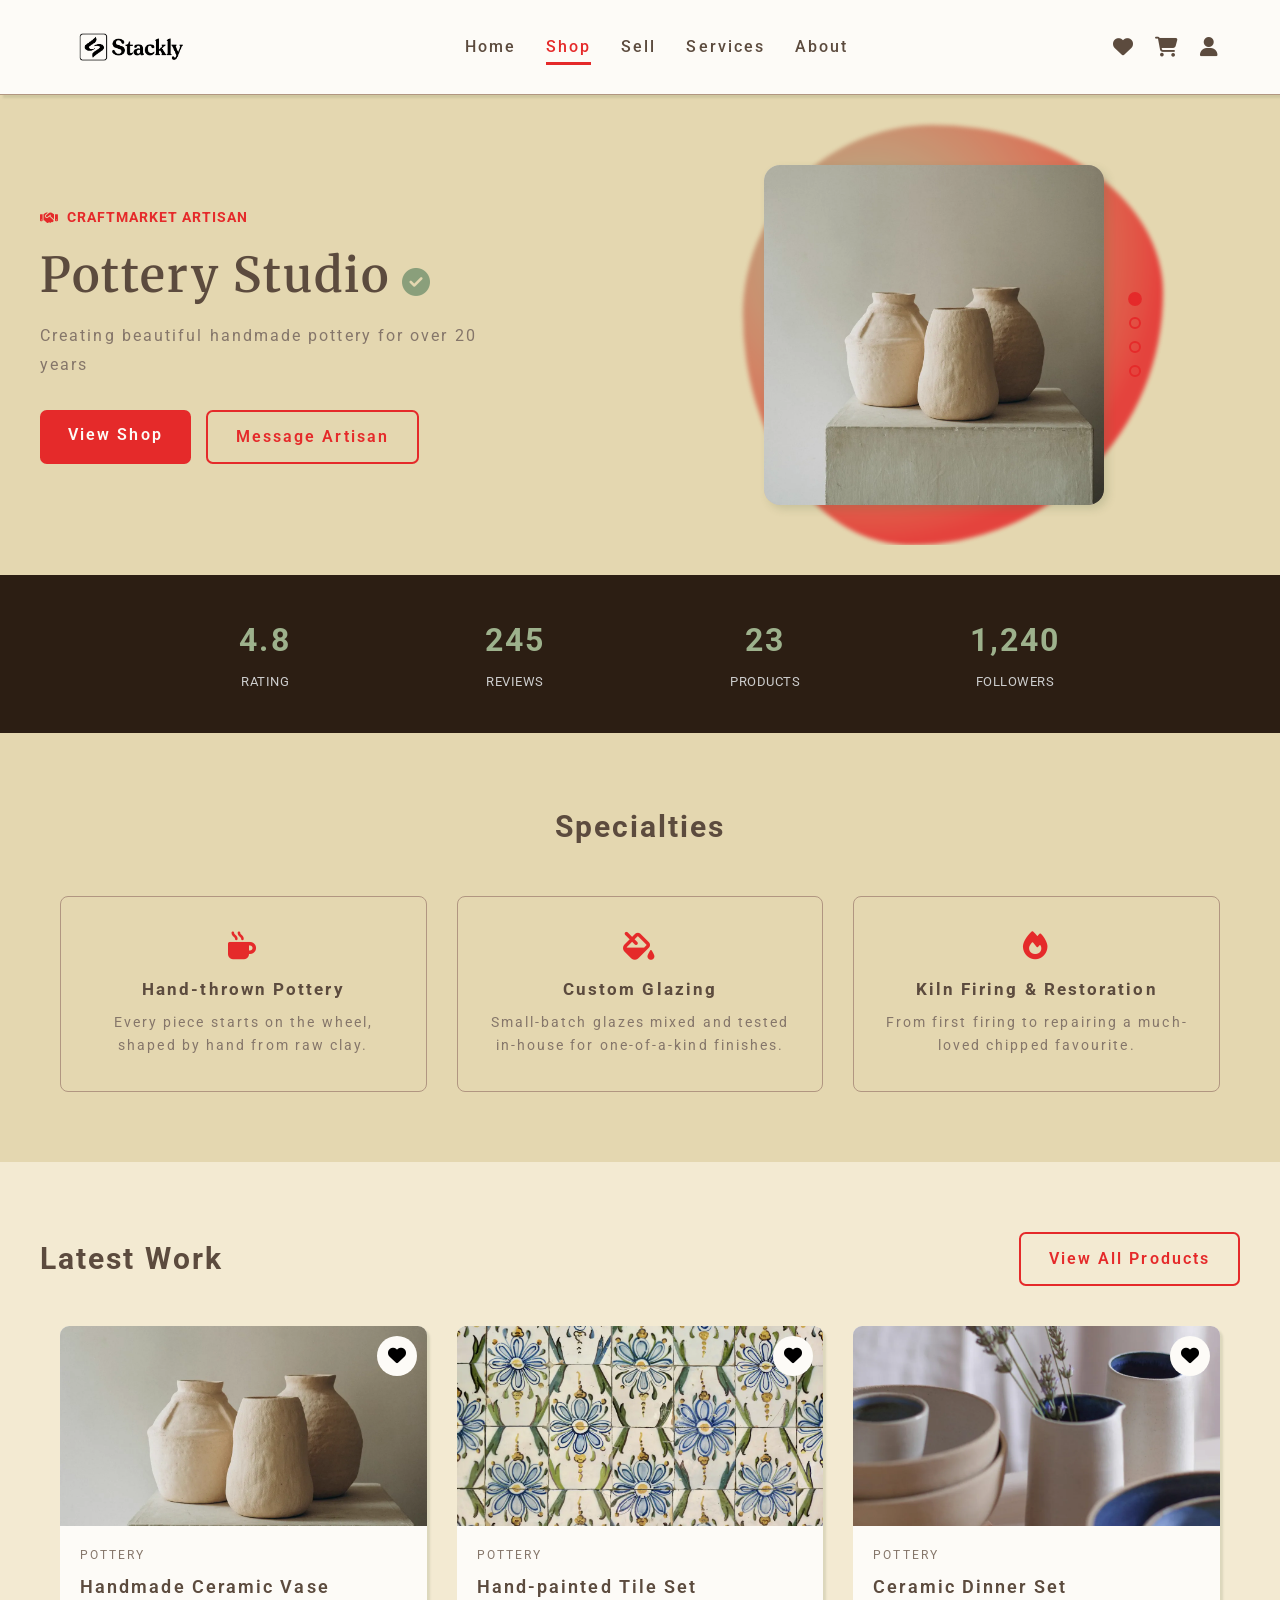
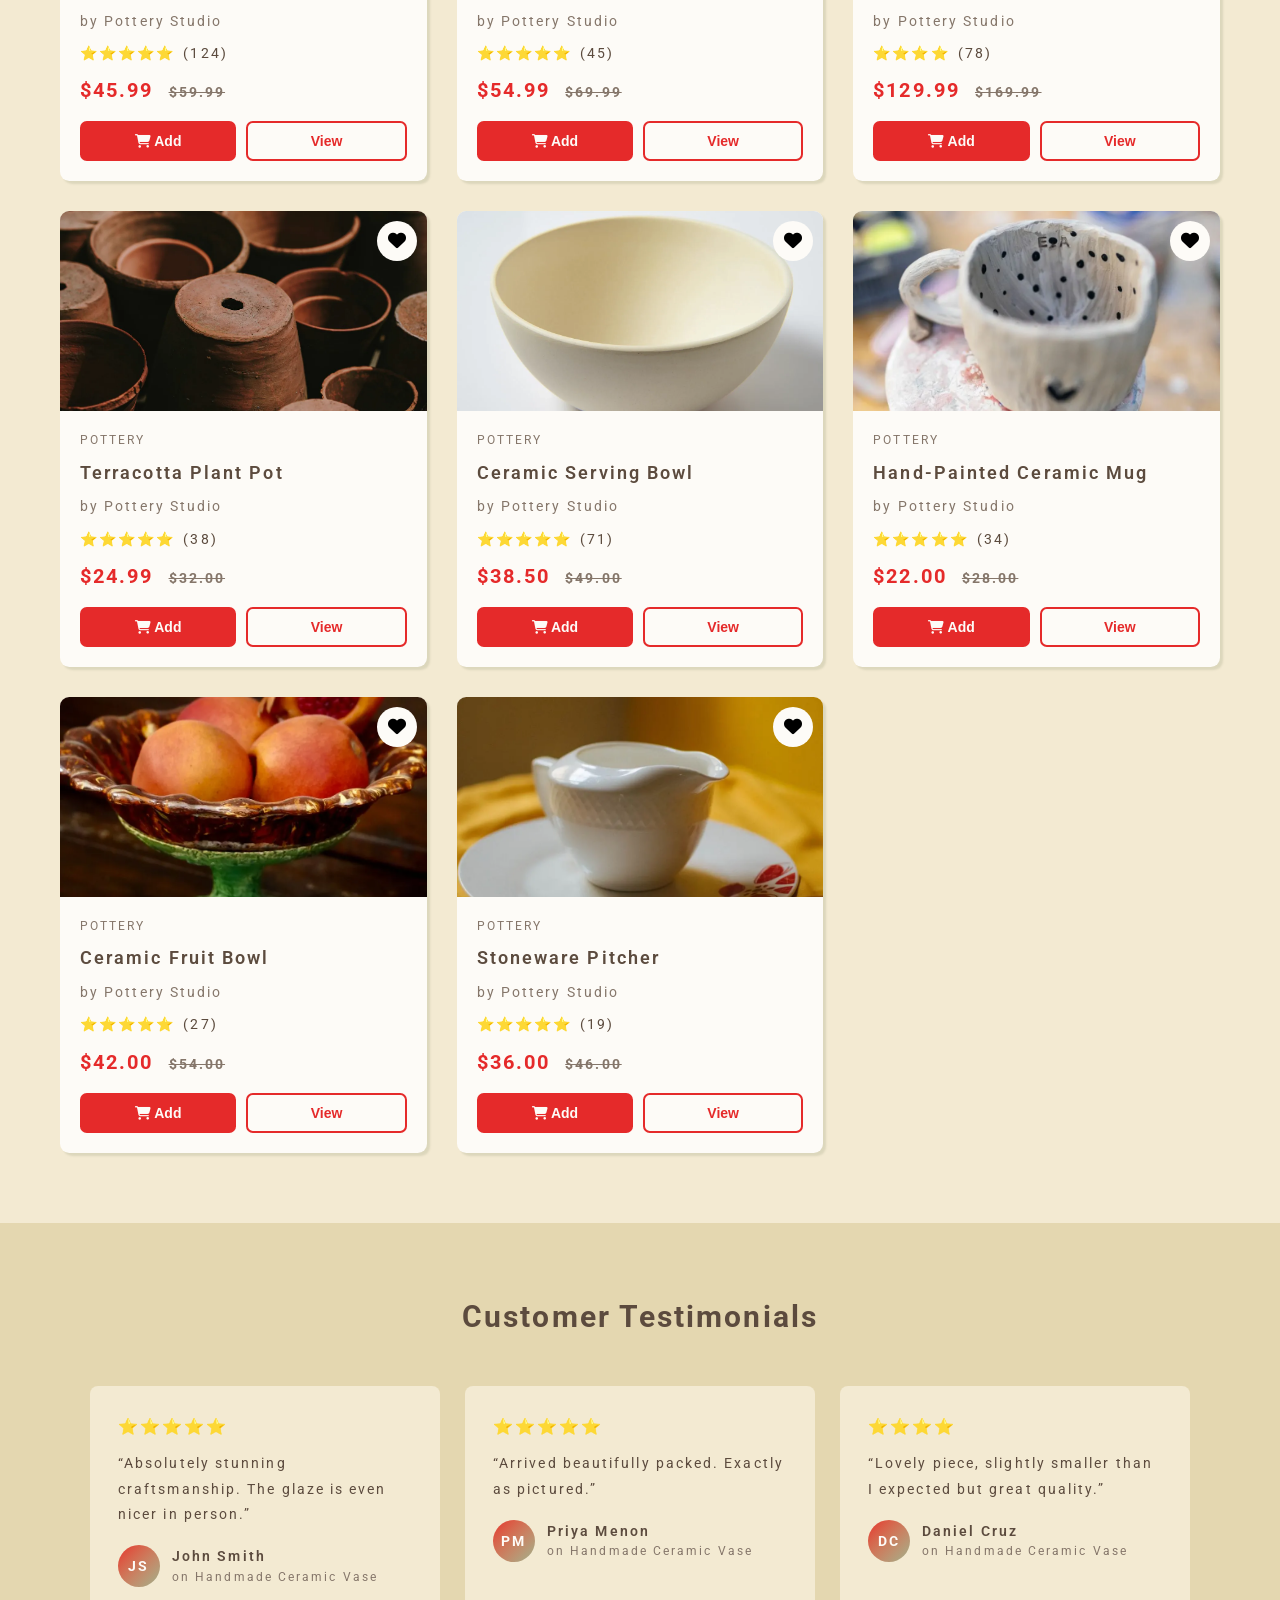
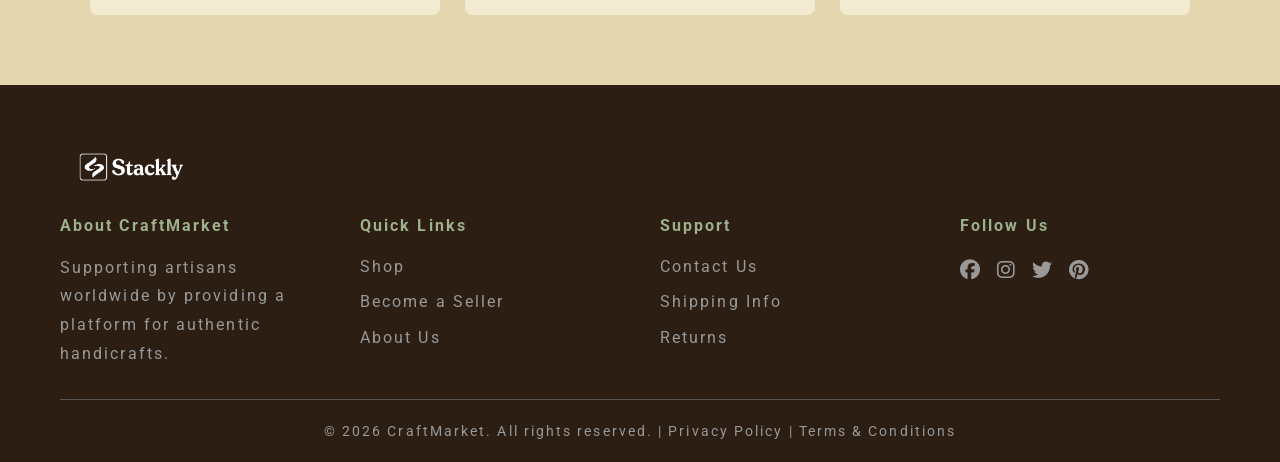
<file: pages/seller-profile.html>
<!DOCTYPE html>
<html lang="en">
<head>
    <meta charset="UTF-8">
    <meta name="viewport" content="width=device-width, initial-scale=1.0">
    <title>Artisan Profile - CraftMarket</title>
    <link rel="stylesheet" href="../css/styles.css">
    <link rel="stylesheet" href="https://cdnjs.cloudflare.com/ajax/libs/font-awesome/6.4.0/css/all.min.css">
    <link rel="preconnect" href="https://fonts.googleapis.com">
    <link rel="preconnect" href="https://fonts.gstatic.com" crossorigin>
    <link href="https://fonts.googleapis.com/css2?family=Roboto:wght@400;500;700&family=Roboto+Mono&family=Merriweather:wght@400;700&display=swap" rel="stylesheet">
    <style>
        /* ---------- Hero ---------- */
        .profile-hero {
            padding: 70px 20px 40px;
            overflow: hidden;
        }

        .profile-hero-grid {
            max-width: 1200px;
            margin: 0 auto;
            display: grid;
            grid-template-columns: 1fr 1fr;
            gap: 50px;
            align-items: center;
        }

        .profile-brand {
            font-size: 14px;
            font-weight: 700;
            letter-spacing: 1px;
            color: var(--primary-color);
            text-transform: uppercase;
            margin-bottom: 18px;
            display: flex;
            align-items: center;
            gap: 8px;
        }

        .profile-hero h1 {
            font-family: var(--font-serif);
            font-size: 48px;
            font-weight: 600;
            line-height: 1.2;
            margin-bottom: 18px;
        }

        .profile-hero .tagline {
            color: var(--text-light);
            font-size: 16px;
            line-height: 1.8;
            margin-bottom: 30px;
            max-width: 480px;
        }

        .profile-hero-actions {
            display: flex;
            gap: 15px;
            flex-wrap: wrap;
        }

        .profile-visual {
            position: relative;
            display: flex;
            align-items: center;
            justify-content: center;
        }

        .profile-blob {
            position: absolute;
            width: 420px;
            height: 420px;
            border-radius: 45% 55% 60% 40% / 45% 40% 60% 55%;
            background: radial-gradient(circle at 30% 30%, var(--secondary-color), var(--primary-color) 70%);
            opacity: 0.85;
            filter: blur(2px);
            z-index: 0;
            animation: blobMove 10s ease-in-out infinite alternate;
        }

        @keyframes blobMove {
            from { transform: rotate(0deg) scale(1); }
            to { transform: rotate(12deg) scale(1.05); }
        }

        .profile-image-frame {
            position: relative;
            z-index: 1;
            width: 340px;
            height: 340px;
            border-radius: 16px;
            overflow: hidden;
            box-shadow: var(--shadow-lg);
            background: linear-gradient(135deg, var(--light-bg), var(--border-color));
        }

        .profile-image-frame img {
            width: 100%;
            height: 100%;
            object-fit: cover;
            display: block;
        }

        .profile-dots {
            position: relative;
            z-index: 1;
            display: flex;
            flex-direction: column;
            gap: 12px;
            margin-left: 25px;
        }

        .profile-dot {
            width: 12px;
            height: 12px;
            border-radius: 50%;
            border: 2px solid var(--primary-color);
            background: transparent;
            cursor: pointer;
            padding: 0;
            transition: all 0.3s ease;
        }

        .profile-dot.active,
        .profile-dot:hover {
            background-color: var(--primary-color);
            transform: scale(1.15);
        }

        /* ---------- Stats ---------- */
        .profile-stats {
            background-color: var(--dark-bg);
            color: var(--white);
            padding: 40px 20px;
            margin-top: 30px;
        }

        .profile-stats-grid {
            max-width: 1000px;
            margin: 0 auto;
            display: grid;
            grid-template-columns: repeat(4, 1fr);
            text-align: center;
        }

        .profile-stat .value {
            font-size: 32px;
            font-weight: bold;
            color: var(--secondary-color);
        }

        .profile-stat p {
            font-size: 13px;
            text-transform: uppercase;
            letter-spacing: 0.5px;
            color: #ccc;
            margin-top: 6px;
        }

        /* ---------- Specialties ---------- */
        .specialties-section {
            padding: 70px 20px;
        }

        .section-title {
            text-align: center;
            font-size: 30px;
            margin-bottom: 45px;
        }

        .specialties-grid {
            display: grid;
            grid-template-columns: repeat(3, 1fr);
            gap: 30px;
        }

        .specialty-card {
            text-align: center;
            padding: 35px 25px;
            border: 1px solid var(--border-color);
            border-radius: 8px;
            transition: all 0.3s ease;
        }

        .specialty-card:hover {
            box-shadow: var(--shadow-lg);
            transform: translateY(-5px);
        }

        .specialty-card i {
            font-size: 28px;
            color: var(--primary-color);
            margin-bottom: 16px;
        }

        .specialty-card h3 {
            font-size: 17px;
            margin-bottom: 8px;
        }

        .specialty-card p {
            color: var(--text-light);
            font-size: 14px;
        }

        /* ---------- Latest work ---------- */
        .work-section {
            padding: 70px 20px;
            background-color: var(--light-bg);
        }

        .work-header {
            display: flex;
            justify-content: space-between;
            align-items: center;
            max-width: 1200px;
            margin: 0 auto 40px;
        }

        .work-header h2 {
            font-size: 30px;
        }

        /* ---------- Testimonials ---------- */
        .profile-testimonials {
            padding: 70px 20px;
        }

        .testimonial-grid {
            display: grid;
            grid-template-columns: repeat(3, 1fr);
            gap: 25px;
            max-width: 1100px;
            margin: 0 auto;
        }

        .testimonial-card {
            background-color: var(--light-bg);
            border-radius: 8px;
            padding: 28px;
        }

        .testimonial-card .stars {
            color: var(--secondary-color);
            margin-bottom: 12px;
            display: block;
        }

        .testimonial-card p.quote {
            font-size: 14px;
            line-height: 1.8;
            color: var(--text-dark);
            margin-bottom: 18px;
        }

        .testimonial-person {
            display: flex;
            align-items: center;
            gap: 12px;
        }

        .testimonial-avatar {
            width: 42px;
            height: 42px;
            border-radius: 50%;
            background: linear-gradient(135deg, var(--primary-color), var(--secondary-color));
            color: var(--white);
            display: flex;
            align-items: center;
            justify-content: center;
            font-weight: bold;
            font-size: 14px;
        }

        .testimonial-person .name {
            font-weight: 600;
            font-size: 14px;
        }

        .testimonial-person .meta {
            font-size: 12px;
            color: var(--text-light);
        }

        .not-found {
            text-align: center;
            padding: 100px 20px;
        }

        .not-found i {
            font-size: 60px;
            color: var(--border-color);
            display: block;
            margin-bottom: 20px;
        }

        @media (max-width: 900px) {
            .profile-hero-grid {
                grid-template-columns: 1fr;
            }

            .profile-visual {
                margin-top: 20px;
            }

            .profile-hero h1 {
                font-size: 32px;
            }

            .profile-stats-grid,
            .specialties-grid,
            .testimonial-grid {
                grid-template-columns: 1fr;
                gap: 20px;
            }

            .work-header {
                flex-direction: column;
                align-items: flex-start;
                gap: 15px;
            }
        }
    </style>
</head>
<body>
    <!-- Navigation Header -->
    <header class="navbar">
        <div class="container">
            <div class="navbar-content">
                <div class="logo">
                    <a href="../index.html" class="logo-link">
                        <img src="../assets/images/Stackly_logo_transparent.webp" alt="Stackly" class="logo-img">
                    </a>
                </div>
                <nav class="nav-menu" id="navMenu">
                    <a href="../index.html" class="nav-link">Home</a>
                    <a href="products.html" class="nav-link active">Shop</a>
                    <a href="seller-dashboard.html" class="nav-link">Sell</a>
                    <a href="services.html" class="nav-link">Services</a>
                    <a href="about.html" class="nav-link">About</a>
                </nav>
                <div class="nav-icons">
                    <a href="wishlist.html" class="icon-link" title="Wishlist">
                        <i class="fas fa-heart"></i>
                        <span class="badge" id="wishlist-count">0</span>
                    </a>
                    <a href="cart.html" class="icon-link" title="Shopping Cart">
                        <i class="fas fa-shopping-cart"></i>
                        <span class="badge" id="cart-count">0</span>
                    </a>
                    <a href="account.html" class="icon-link" title="Account">
                        <i class="fas fa-user"></i>
                    </a>
                </div>
                <button class="menu-toggle" id="menuToggle" aria-label="Toggle menu" aria-expanded="false" aria-controls="navMenu">
                    <span class="menu-toggle-bar"></span>
                    <span class="menu-toggle-bar"></span>
                    <span class="menu-toggle-bar"></span>
                </button>
            </div>
        </div>
    </header>

    <div id="profile-root"></div>

    <!-- Footer -->
    <footer class="footer">
        <div class="container">
            <div class="footer-brand">
                <a href="../index.html" class="logo-link">
                    <img src="../assets/images/Stackly_logo_transparent.webp" alt="Stackly" class="footer-logo-img">
                </a>
            </div>
            <div class="footer-grid">
                <div class="footer-section">
                    <h4>About CraftMarket</h4>
                    <p>Supporting artisans worldwide by providing a platform for authentic handicrafts.</p>
                </div>
                <div class="footer-section">
                    <h4>Quick Links</h4>
                    <ul>
                        <li><a href="products.html">Shop</a></li>
                        <li><a href="seller-dashboard.html">Become a Seller</a></li>
                        <li><a href="about.html">About Us</a></li>
                    </ul>
                </div>
                <div class="footer-section">
                    <h4>Support</h4>
                    <ul>
                        <li><a href="services.html#quote">Contact Us</a></li>
                        <li><a href="services.html#services">Shipping Info</a></li>
                        <li><a href="services.html#services">Returns</a></li>
                    </ul>
                </div>
                <div class="footer-section">
                    <h4>Follow Us</h4>
                    <div class="social-links">
                        <a href="../404.html" title="Facebook"><i class="fab fa-facebook"></i></a>
                        <a href="../404.html" title="Instagram"><i class="fab fa-instagram"></i></a>
                        <a href="../404.html" title="Twitter"><i class="fab fa-twitter"></i></a>
                        <a href="../404.html" title="Pinterest"><i class="fab fa-pinterest"></i></a>
                    </div>
                </div>
            </div>
            <div class="footer-bottom">
                <p>&copy; 2026 CraftMarket. All rights reserved. | <a href="#">Privacy Policy</a> | <a href="#">Terms &amp; Conditions</a></p>
            </div>
        </div>
    </footer>

    <script src="../js/data.js"></script>
    <script src="../js/script.js"></script>
    <script>
        const SPECIALTIES = {
            pottery: [
                { icon: 'fa-mug-hot', title: 'Hand-thrown Pottery', text: 'Every piece starts on the wheel, shaped by hand from raw clay.' },
                { icon: 'fa-fill-drip', title: 'Custom Glazing', text: 'Small-batch glazes mixed and tested in-house for one-of-a-kind finishes.' },
                { icon: 'fa-fire', title: 'Kiln Firing & Restoration', text: 'From first firing to repairing a much-loved chipped favourite.' }
            ],
            textiles: [
                { icon: 'fa-icons', title: 'Hand-loom Weaving', text: 'Traditional looms and techniques passed down through generations.' },
                { icon: 'fa-tint', title: 'Natural Dyeing', text: 'Plant and mineral dyes for colour that only gets better with age.' },
                { icon: 'fa-scroll', title: 'Custom Embroidery', text: 'Personalised patterns stitched to order, thread by thread.' }
            ],
            jewelry: [
                { icon: 'fa-ring', title: 'Metal Smithing', text: 'Sterling silver and gold-tone pieces shaped and soldered by hand.' },
                { icon: 'fa-gem', title: 'Gemstone Setting', text: 'Semi-precious stones sourced ethically and set one at a time.' },
                { icon: 'fa-pen-nib', title: 'Custom Engraving', text: 'Initials, dates or a short message, engraved to order.' }
            ],
            woodwork: [
                { icon: 'fa-hammer', title: 'Hand Carving', text: 'Chisel and gouge work on solid timber — no two grains alike.' },
                { icon: 'fa-compact-disc', title: 'Wood Turning', text: 'Bowls and vessels shaped on the lathe from a single block.' },
                { icon: 'fa-couch', title: 'Furniture Restoration', text: 'Bringing tired, inherited furniture back to daily use.' }
            ],
            leather: [
                { icon: 'fa-cut', title: 'Hand Cutting & Skiving', text: 'Full-grain hide cut and thinned by hand for a clean, even fold.' },
                { icon: 'fa-shoe-prints', title: 'Saddle Stitching', text: 'Traditional two-needle stitching for seams that outlast the leather.' },
                { icon: 'fa-stamp', title: 'Custom Embossing', text: 'Initials or a monogram pressed to order on every piece.' }
            ],
            candles: [
                { icon: 'fa-fire-alt', title: 'Small-batch Pouring', text: 'Soy wax poured by hand in batches of a dozen or fewer at a time.' },
                { icon: 'fa-leaf', title: 'Natural Fragrance', text: 'Phthalate-free scents blended in-house from essential oils.' },
                { icon: 'fa-gift', title: 'Gift Sets', text: 'Candles paired and boxed to order for gifting.' }
            ],
            metalwork: [
                { icon: 'fa-fire', title: 'Forging & Hammering', text: 'Sheet copper and brass raised and shaped by hand over an anvil.' },
                { icon: 'fa-pen-nib', title: 'Hand Engraving', text: 'Traditional patterns chased into every piece, one strike at a time.' },
                { icon: 'fa-water', title: 'Antique Finishing', text: 'Patinas developed and sealed in-house for a lived-in warmth.' }
            ],
            basketry: [
                { icon: 'fa-leaf', title: 'Hand Weaving', text: 'Rattan and reed woven strand by strand over a wooden form.' },
                { icon: 'fa-recycle', title: 'Sustainable Materials', text: 'Fast-growing, responsibly harvested reed and natural fibers.' },
                { icon: 'fa-ruler-combined', title: 'Custom Sizing', text: 'Baskets woven to a size and shape that fits your space.' }
            ],
            glass: [
                { icon: 'fa-fire', title: 'Furnace Blowing', text: 'Molten glass gathered and shaped by hand at the furnace.' },
                { icon: 'fa-palette', title: 'Hand-Mixed Color', text: 'Color and texture blended into the glass while it is still hot.' },
                { icon: 'fa-cut', title: 'Leaded Glasswork', text: 'Stained glass pieces hand-cut and leaded pane by pane.' }
            ]
        };

        const params = new URLSearchParams(window.location.search);
        const sellerId = parseInt(params.get('seller')) || sellers[0].id;
        const seller = sellers.find(s => s.id === sellerId);
        const root = document.getElementById('profile-root');

        function renderNotFound() {
            root.innerHTML = `
                <div class="container">
                    <div class="not-found">
                        <i class="fas fa-user-slash"></i>
                        <h2>Artisan not found</h2>
                        <p>We could not find a shop with that ID.</p>
                        <a href="products.html" class="btn btn-primary" style="margin-top: 20px;">Browse All Products</a>
                    </div>
                </div>
            `;
        }

        function renderProfile() {
            document.title = `${seller.name} - CraftMarket`;

            const sellerProducts = products.filter(p => p.seller_id === seller.id);
            const galleryProducts = sellerProducts.slice(0, 4);
            const specialties = SPECIALTIES[sellerProducts[0]?.category] || SPECIALTIES.pottery;

            root.innerHTML = `
                <section class="profile-hero">
                    <div class="profile-hero-grid">
                        <div>
                            <div class="profile-brand"><i class="fas fa-handshake"></i> CraftMarket Artisan</div>
                            <h1>${seller.name}${seller.verified ? ' <i class="fas fa-check-circle" style="color: var(--success-color); font-size: 28px;"></i>' : ''}</h1>
                            <p class="tagline">${seller.description}</p>
                            <div class="profile-hero-actions">
                                <a href="products.html?seller=${seller.id}" class="btn btn-primary">View Shop</a>
                                <a href="services.html#quote" class="btn btn-outline">Message Artisan</a>
                            </div>
                        </div>
                        <div class="profile-visual">
                            <div class="profile-blob"></div>
                            <div class="profile-image-frame" id="profile-image-frame">
                                ${galleryProducts.length ? productImageMarkup(galleryProducts[0]) : sellerAvatarMarkup(seller, 'profile-image-frame-img')}
                            </div>
                            ${galleryProducts.length > 1 ? `
                            <div class="profile-dots">
                                ${galleryProducts.map((p, i) => `<button class="profile-dot ${i === 0 ? 'active' : ''}" data-index="${i}" title="${p.name}"></button>`).join('')}
                            </div>` : ''}
                        </div>
                    </div>
                </section>

                <section class="profile-stats">
                    <div class="profile-stats-grid">
                        <div class="profile-stat"><div class="value">${seller.rating}</div><p>Rating</p></div>
                        <div class="profile-stat"><div class="value">${seller.reviews}</div><p>Reviews</p></div>
                        <div class="profile-stat"><div class="value">${seller.products}</div><p>Products</p></div>
                        <div class="profile-stat"><div class="value">${seller.followers.toLocaleString()}</div><p>Followers</p></div>
                    </div>
                </section>

                <section class="specialties-section">
                    <div class="container">
                        <h2 class="section-title">Specialties</h2>
                        <div class="specialties-grid">
                            ${specialties.map(s => `
                                <div class="specialty-card">
                                    <i class="fas ${s.icon}"></i>
                                    <h3>${s.title}</h3>
                                    <p>${s.text}</p>
                                </div>
                            `).join('')}
                        </div>
                    </div>
                </section>

                <section class="work-section">
                    <div class="work-header">
                        <h2>Latest Work</h2>
                        <a href="products.html?seller=${seller.id}" class="btn btn-outline">View All Products</a>
                    </div>
                    <div class="container">
                        <div class="product-grid" id="seller-work-grid"></div>
                    </div>
                </section>

                <section class="profile-testimonials">
                    <div class="container">
                        <h2 class="section-title">Customer Testimonials</h2>
                        <div class="testimonial-grid" id="seller-testimonial-grid"></div>
                    </div>
                </section>
            `;

            // Latest work grid — reuse the shared product card renderer
            const workGrid = document.getElementById('seller-work-grid');
            if (sellerProducts.length) {
                workGrid.innerHTML = sellerProducts.slice(0, 8).map(p => createProductCard(p)).join('');
                attachProductCardListeners();
            } else {
                workGrid.innerHTML = '<p style="color: var(--text-light); text-align: center; grid-column: 1 / -1;">This artisan has not listed any products yet.</p>';
            }

            // Hero image dots
            document.querySelectorAll('.profile-dot').forEach(dot => {
                dot.addEventListener('click', () => {
                    const product = galleryProducts[parseInt(dot.dataset.index)];
                    document.getElementById('profile-image-frame').innerHTML = productImageMarkup(product);
                    document.querySelectorAll('.profile-dot').forEach(d => d.classList.remove('active'));
                    dot.classList.add('active');
                });
            });

            // Testimonials — real reviews for this artisan's products
            const sellerReviews = [];
            sellerProducts.forEach(p => {
                (reviews[p.id] || []).forEach(r => sellerReviews.push({ ...r, product: p.name }));
            });

            const testimonialGrid = document.getElementById('seller-testimonial-grid');
            if (sellerReviews.length) {
                testimonialGrid.innerHTML = sellerReviews.slice(0, 3).map(r => `
                    <div class="testimonial-card">
                        <span class="stars">${'⭐'.repeat(r.rating)}</span>
                        <p class="quote">&ldquo;${r.text}&rdquo;</p>
                        <div class="testimonial-person">
                            <div class="testimonial-avatar">${r.user.split(' ').map(n => n[0]).join('')}</div>
                            <div>
                                <div class="name">${r.user}</div>
                                <div class="meta">on ${r.product}</div>
                            </div>
                        </div>
                    </div>
                `).join('');
            } else {
                testimonialGrid.innerHTML = '<p style="color: var(--text-light); text-align: center; grid-column: 1 / -1;">No reviews yet — be the first to shop this artisan\'s work.</p>';
            }
        }

        if (!seller) {
            renderNotFound();
        } else {
            renderProfile();
        }
    </script>
</body>
</html>
</file>
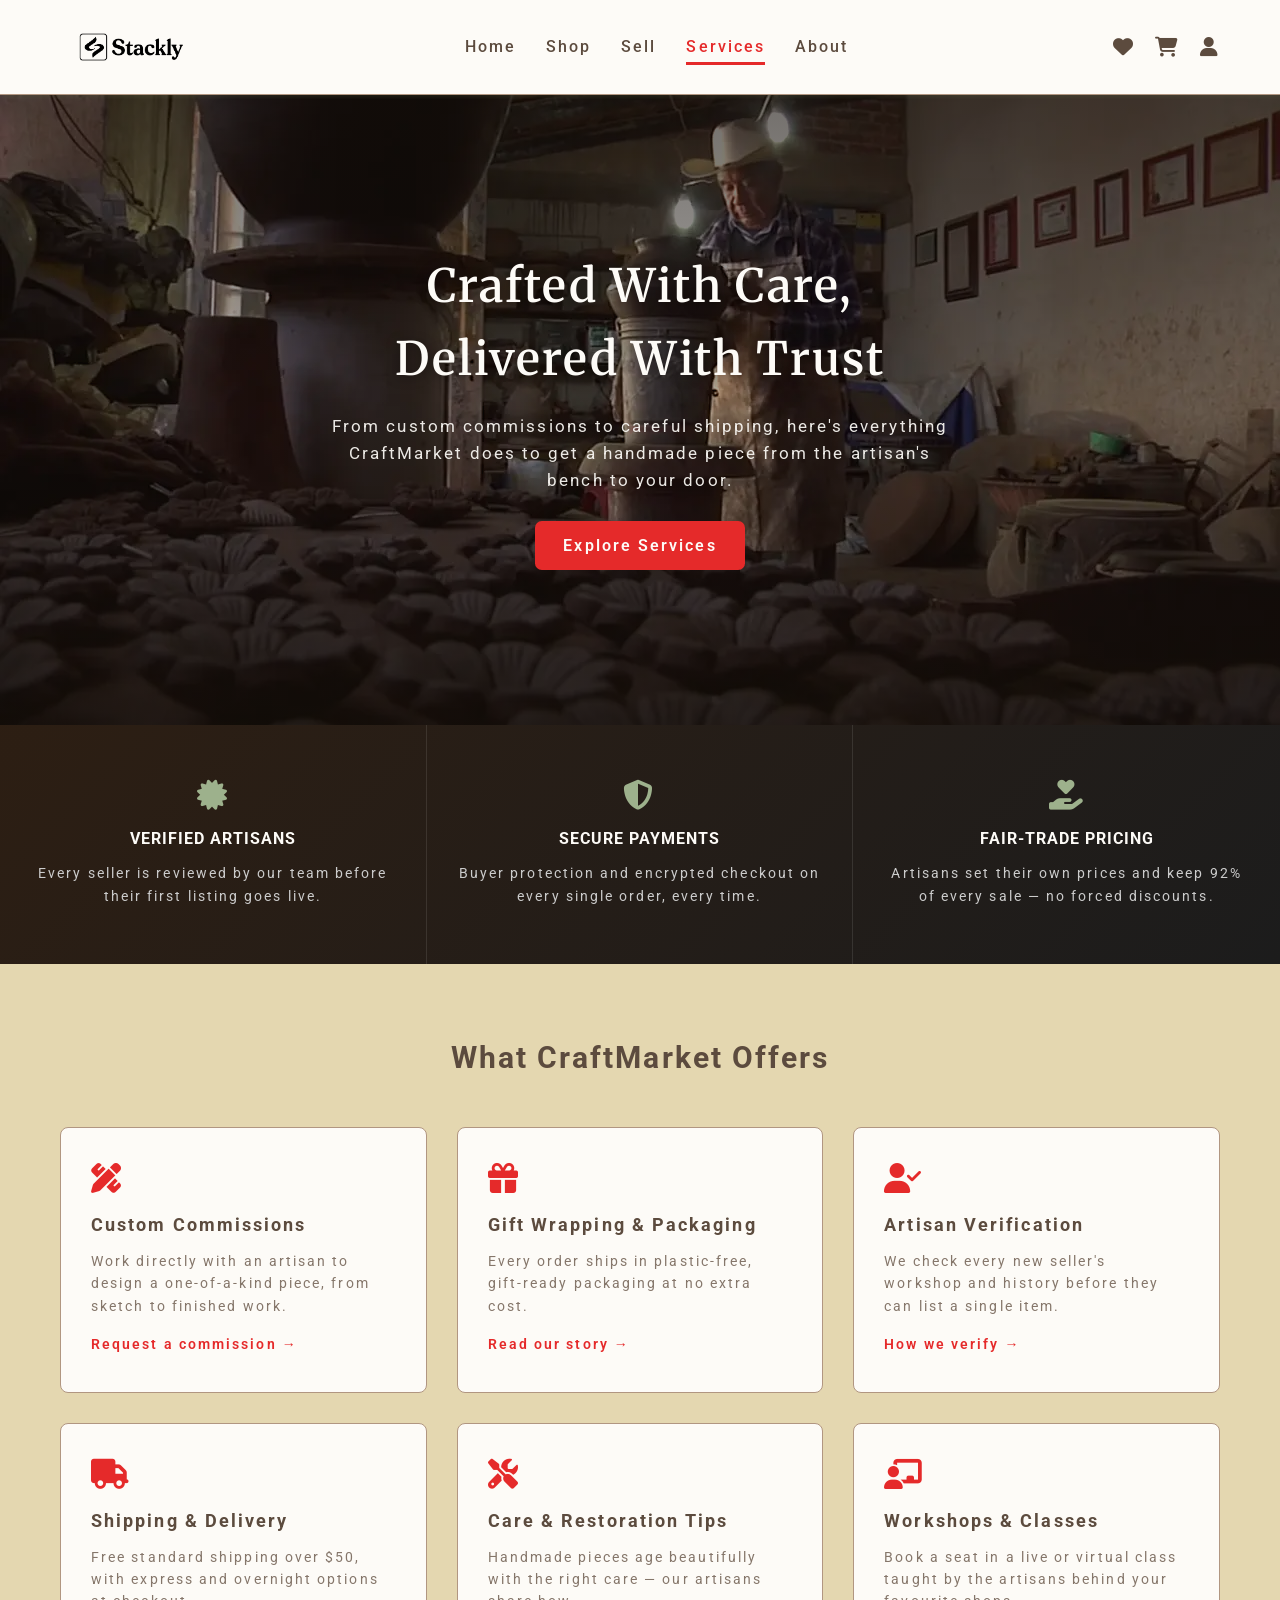
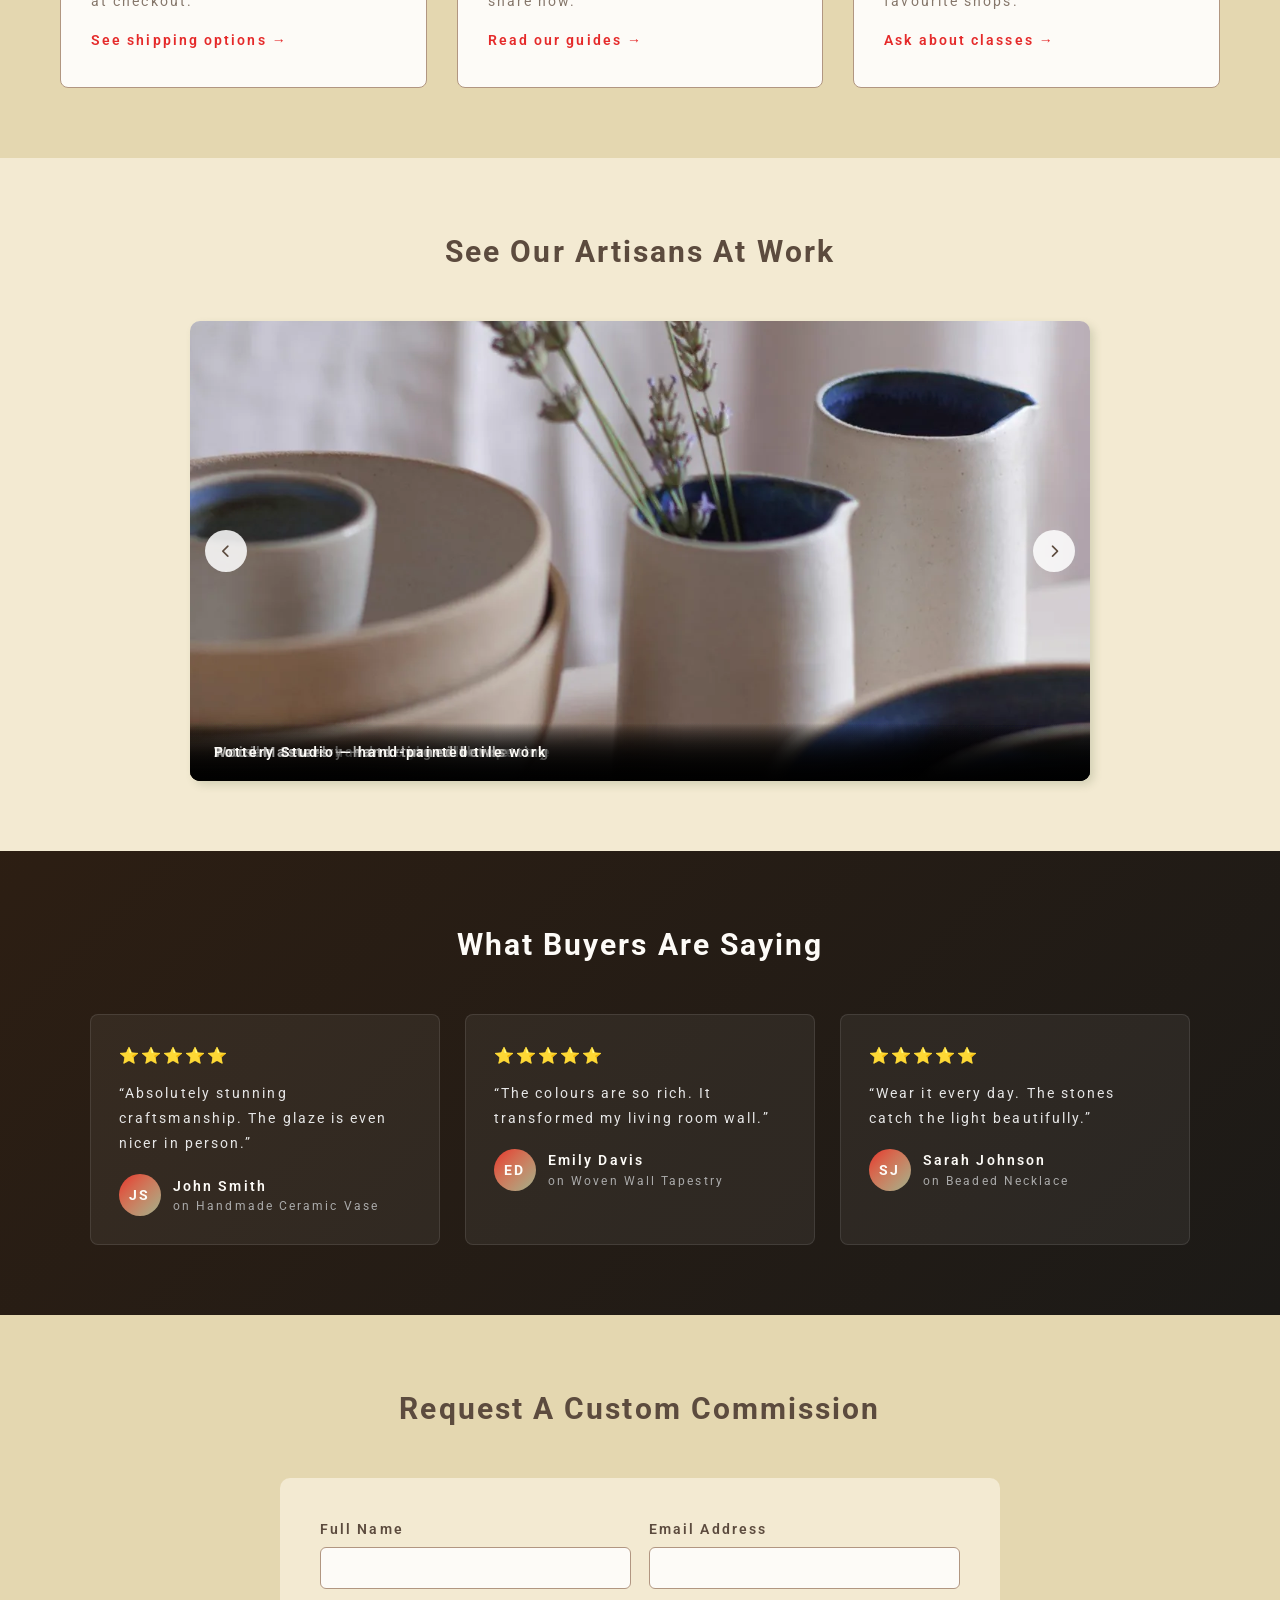
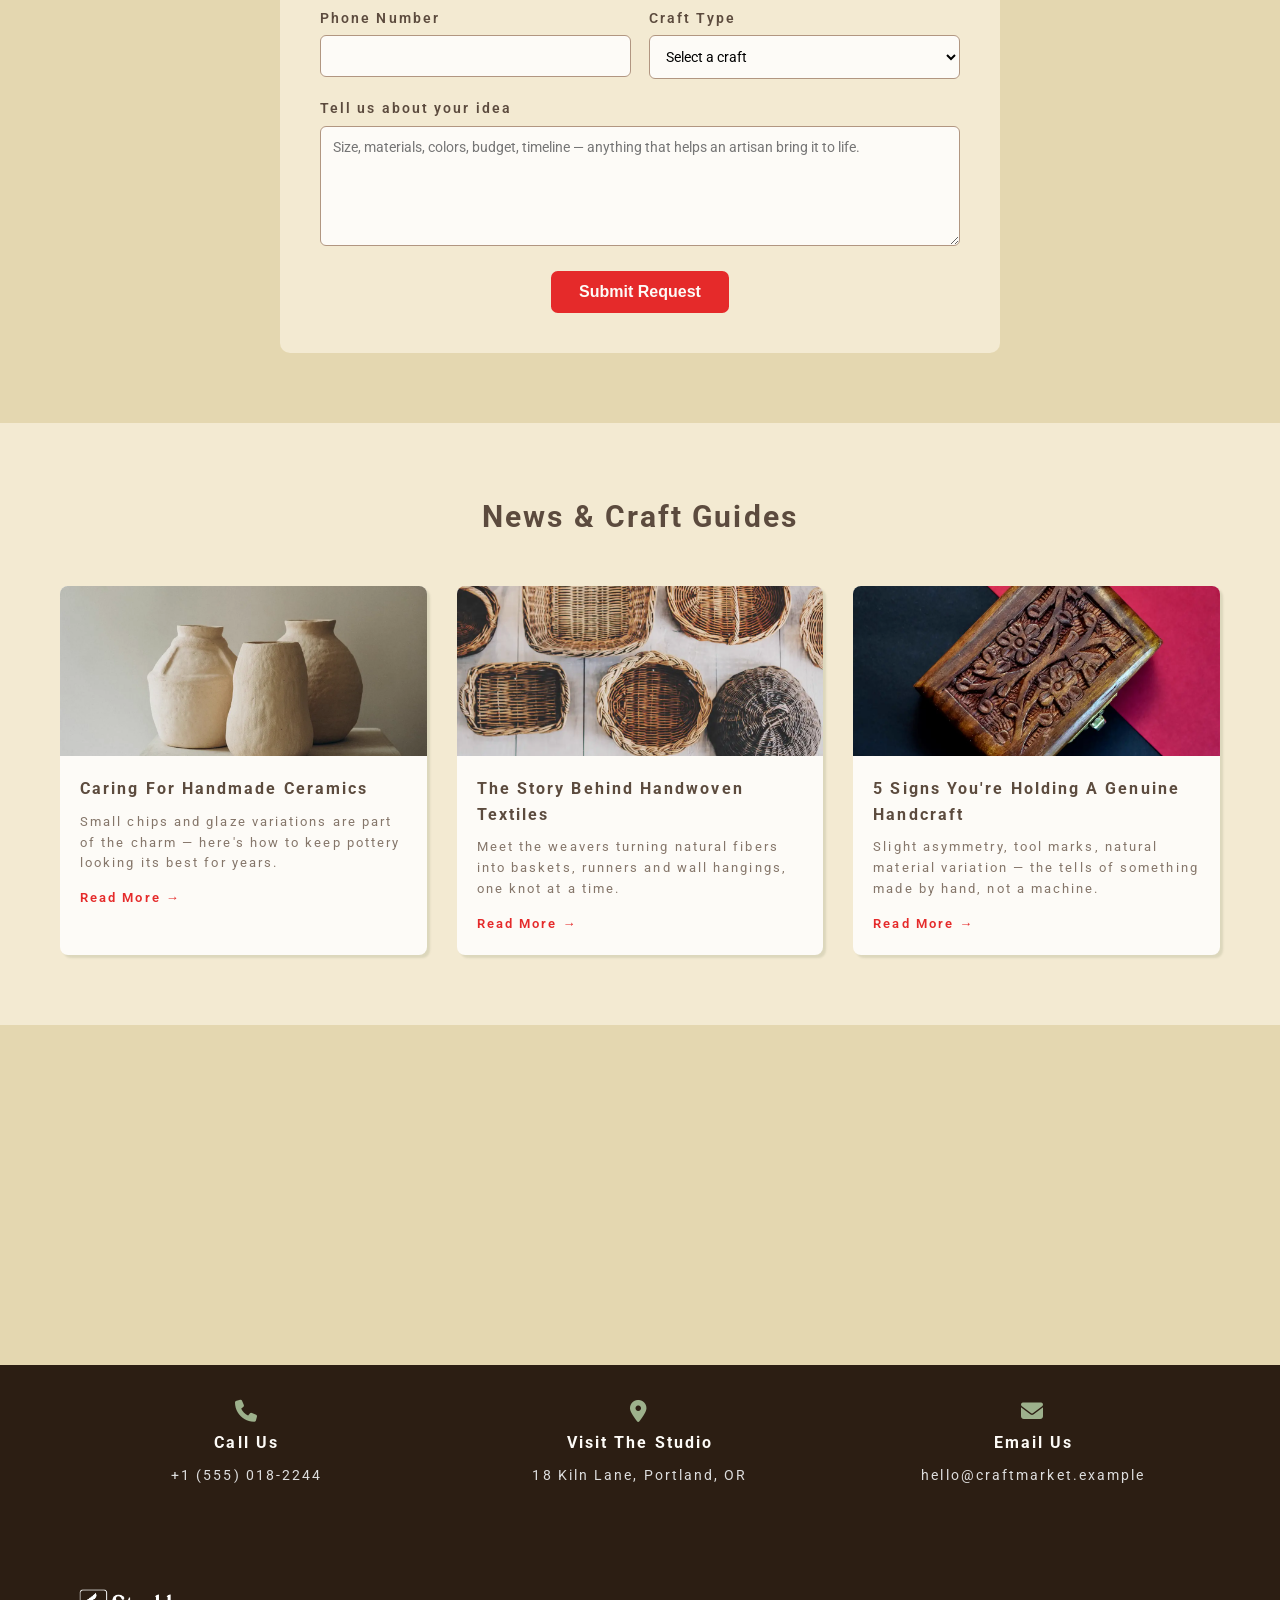
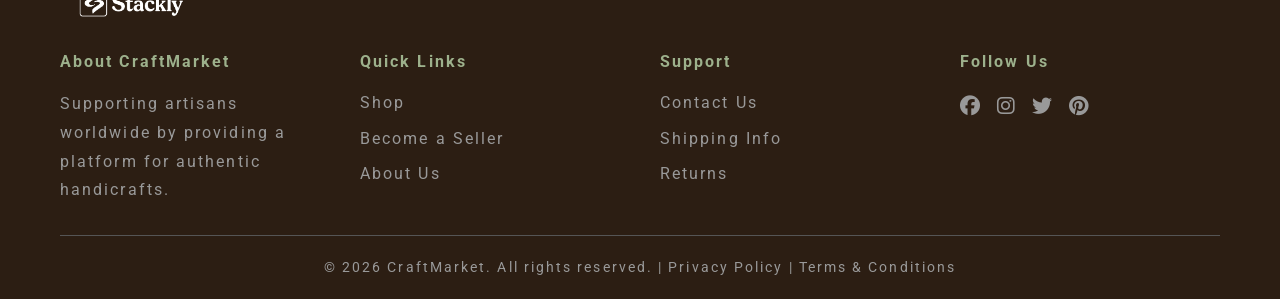
<file: pages/services.html>
<!DOCTYPE html>
<html lang="en">
<head>
    <meta charset="UTF-8">
    <meta name="viewport" content="width=device-width, initial-scale=1.0">
    <title>Our Services - CraftMarket</title>
    <link rel="stylesheet" href="../css/styles.css">
    <link rel="stylesheet" href="https://cdnjs.cloudflare.com/ajax/libs/font-awesome/6.4.0/css/all.min.css">
    <link rel="preconnect" href="https://fonts.googleapis.com">
    <link rel="preconnect" href="https://fonts.gstatic.com" crossorigin>
    <link href="https://fonts.googleapis.com/css2?family=Roboto:wght@400;500;700&family=Roboto+Mono&family=Merriweather:wght@400;700&display=swap" rel="stylesheet">
    <style>
        /* ---------- Hero ---------- */
        .svc-hero {
            position: relative;
            height: 70vh;
            min-height: 460px;
            display: flex;
            align-items: center;
            justify-content: center;
            text-align: center;
            color: var(--white);
            overflow: hidden;
        }

        .svc-hero-bg {
            position: absolute;
            inset: 0;
            width: 100%;
            height: 100%;
            object-fit: cover;
            z-index: 0;
        }

        .svc-hero-overlay {
            position: absolute;
            inset: 0;
            background: linear-gradient(180deg, rgba(20, 14, 8, 0.6) 0%, rgba(20, 14, 8, 0.35) 50%, rgba(20, 14, 8, 0.75) 100%);
            z-index: 1;
        }

        .svc-hero-content {
            position: relative;
            z-index: 2;
            max-width: 680px;
            padding: 0 20px;
        }

        .svc-hero h1 {
            font-family: var(--font-serif);
            font-size: 46px;
            font-weight: 600;
            margin-bottom: 16px;
            text-shadow: 0 2px 12px rgba(0, 0, 0, 0.4);
        }

        .svc-hero p {
            font-size: 17px;
            opacity: 0.92;
            margin-bottom: 26px;
        }

        /* ---------- Pillars band ---------- */
        .pillars {
            background: linear-gradient(135deg, var(--dark-bg), #1c1c1c);
            color: var(--white);
            padding: 0;
        }

        .pillars-grid {
            display: grid;
            grid-template-columns: repeat(3, 1fr);
        }

        .pillar {
            padding: 55px 30px;
            text-align: center;
            border-right: 1px solid rgba(255, 255, 255, 0.1);
        }

        .pillar:last-child {
            border-right: none;
        }

        .pillar i {
            font-size: 30px;
            color: var(--secondary-color);
            margin-bottom: 16px;
        }

        .pillar h3 {
            font-size: 16px;
            text-transform: uppercase;
            letter-spacing: 1px;
            margin-bottom: 10px;
        }

        .pillar p {
            font-size: 14px;
            color: #ccc;
            line-height: 1.7;
        }

        /* ---------- Section heading ---------- */
        .section-title {
            text-align: center;
            font-size: 30px;
            margin-bottom: 45px;
            position: relative;
        }

        /* ---------- Services grid ---------- */
        .services-section {
            padding: 70px 20px;
        }

        .services-grid {
            display: grid;
            grid-template-columns: repeat(3, 1fr);
            gap: 30px;
        }

        .service-card {
            background-color: var(--white);
            border: 1px solid var(--border-color);
            border-radius: 8px;
            padding: 35px 30px;
            transition: all 0.3s ease;
        }

        .service-card:hover {
            box-shadow: var(--shadow-lg);
            transform: translateY(-5px);
            border-color: transparent;
        }

        .service-card i {
            font-size: 30px;
            color: var(--primary-color);
            margin-bottom: 18px;
        }

        .service-card h3 {
            font-size: 18px;
            margin-bottom: 10px;
        }

        .service-card p {
            color: var(--text-light);
            font-size: 14px;
            margin-bottom: 14px;
        }

        .service-card a {
            color: var(--primary-color);
            font-weight: 600;
            font-size: 14px;
            text-decoration: none;
        }

        .service-card a:hover {
            text-decoration: underline;
        }

        /* ---------- Gallery ---------- */
        .gallery-section {
            padding: 70px 20px;
            background-color: var(--light-bg);
        }

        .gallery-slider {
            max-width: 900px;
            margin: 0 auto;
            position: relative;
            border-radius: 10px;
            overflow: hidden;
            box-shadow: var(--shadow-lg);
        }

        .gallery-track {
            display: flex;
            transition: transform 0.5s ease;
        }

        .gallery-slide {
            min-width: 100%;
            height: 460px;
            background: linear-gradient(135deg, var(--light-bg), var(--border-color));
        }

        .gallery-slide img {
            width: 100%;
            height: 100%;
            object-fit: cover;
            display: block;
        }

        .gallery-caption {
            position: absolute;
            bottom: 0;
            left: 0;
            right: 0;
            padding: 18px 24px;
            background: linear-gradient(180deg, rgba(0, 0, 0, 0), rgba(0, 0, 0, 0.65));
            color: var(--white);
            font-size: 14px;
            font-weight: 600;
        }

        .gallery-arrow {
            position: absolute;
            top: 50%;
            transform: translateY(-50%);
            background: rgba(255, 255, 255, 0.85);
            border: none;
            color: var(--text-dark);
            width: 42px;
            height: 42px;
            border-radius: 50%;
            cursor: pointer;
            z-index: 2;
            transition: background 0.3s ease;
        }

        .gallery-arrow:hover {
            background: var(--white);
        }

        .gallery-arrow-prev {
            left: 15px;
        }

        .gallery-arrow-next {
            right: 15px;
        }

        /* ---------- Testimonials ---------- */
        .testimonials-section {
            padding: 70px 20px;
            background: linear-gradient(135deg, var(--dark-bg), #1c1a17);
            color: var(--white);
        }

        .testimonials-section .section-title {
            color: var(--white);
        }

        .testimonial-grid {
            display: grid;
            grid-template-columns: repeat(3, 1fr);
            gap: 25px;
            max-width: 1100px;
            margin: 0 auto;
        }

        .testimonial-card {
            background-color: rgba(255, 255, 255, 0.06);
            border: 1px solid rgba(255, 255, 255, 0.1);
            border-radius: 8px;
            padding: 28px;
        }

        .testimonial-card .stars {
            color: var(--secondary-color);
            margin-bottom: 12px;
            display: block;
        }

        .testimonial-card p.quote {
            font-size: 14px;
            line-height: 1.8;
            color: #e6e6e6;
            margin-bottom: 18px;
        }

        .testimonial-person {
            display: flex;
            align-items: center;
            gap: 12px;
        }

        .testimonial-avatar {
            width: 42px;
            height: 42px;
            border-radius: 50%;
            background: linear-gradient(135deg, var(--primary-color), var(--secondary-color));
            display: flex;
            align-items: center;
            justify-content: center;
            font-weight: bold;
            font-size: 14px;
        }

        .testimonial-person .name {
            font-weight: 600;
            font-size: 14px;
        }

        .testimonial-person .meta {
            font-size: 12px;
            color: #aaa;
        }

        /* ---------- Quote form ---------- */
        .quote-section {
            padding: 70px 20px;
        }

        .quote-form {
            max-width: 720px;
            margin: 0 auto;
            background-color: var(--light-bg);
            padding: 40px;
            border-radius: 10px;
        }

        .quote-form .form-row {
            display: grid;
            grid-template-columns: 1fr 1fr;
            gap: 18px;
        }

        .quote-form .form-group {
            margin-bottom: 18px;
        }

        .quote-form label {
            display: block;
            margin-bottom: 6px;
            font-weight: 600;
            font-size: 14px;
        }

        .quote-form input,
        .quote-form select,
        .quote-form textarea {
            width: 100%;
            padding: 12px;
            border: 1px solid var(--border-color);
            border-radius: 6px;
            font-size: 14px;
            font-family: inherit;
            background-color: var(--white);
        }

        .quote-form textarea {
            min-height: 120px;
            resize: vertical;
        }

        .quote-form input:focus,
        .quote-form select:focus,
        .quote-form textarea:focus {
            outline: none;
            border-color: var(--primary-color);
            box-shadow: 0 0 0 3px rgba(139, 69, 19, 0.1);
        }

        .quote-form .submit-row {
            text-align: center;
            margin-top: 10px;
        }

        /* ---------- Articles ---------- */
        .articles-section {
            padding: 70px 20px;
            background-color: var(--light-bg);
        }

        .article-grid {
            display: grid;
            grid-template-columns: repeat(3, 1fr);
            gap: 30px;
        }

        .article-card {
            background-color: var(--white);
            border-radius: 8px;
            overflow: hidden;
            box-shadow: var(--shadow);
            transition: all 0.3s ease;
        }

        .article-card:hover {
            box-shadow: var(--shadow-lg);
            transform: translateY(-4px);
        }

        .article-image {
            height: 170px;
            overflow: hidden;
        }

        .article-image img {
            width: 100%;
            height: 100%;
            object-fit: cover;
        }

        .article-body {
            padding: 20px;
        }

        .article-body h3 {
            font-size: 16px;
            margin-bottom: 10px;
        }

        .article-body p {
            color: var(--text-light);
            font-size: 13px;
            margin-bottom: 10px;
        }

        .article-body a {
            color: var(--primary-color);
            font-size: 13px;
            font-weight: 600;
            text-decoration: none;
        }

        /* ---------- Contact strip + map ---------- */
        .map-section iframe {
            width: 100%;
            height: 340px;
            border: none;
            display: block;
        }

        .contact-strip {
            background-color: var(--dark-bg);
            color: var(--white);
            padding: 35px 20px;
        }

        .contact-strip-grid {
            display: grid;
            grid-template-columns: repeat(3, 1fr);
            gap: 20px;
            text-align: center;
        }

        .contact-strip-item {
            display: flex;
            flex-direction: column;
            align-items: center;
            gap: 8px;
        }

        .contact-strip-item i {
            font-size: 22px;
            color: var(--secondary-color);
        }

        .contact-strip-item span {
            font-size: 14px;
            color: #ddd;
        }

        @media (max-width: 900px) {
            .pillars-grid,
            .services-grid,
            .testimonial-grid,
            .article-grid,
            .contact-strip-grid {
                grid-template-columns: 1fr;
            }

            .pillar {
                border-right: none;
                border-bottom: 1px solid rgba(255, 255, 255, 0.1);
            }

            .pillar:last-child {
                border-bottom: none;
            }

            .quote-form .form-row {
                grid-template-columns: 1fr;
            }

            .svc-hero h1 {
                font-size: 30px;
            }
        }
    </style>
</head>
<body>
    <!-- Navigation Header -->
    <header class="navbar">
        <div class="container">
            <div class="navbar-content">
                <div class="logo">
                    <a href="../index.html" class="logo-link">
                        <img src="../assets/images/Stackly_logo_transparent.webp" alt="Stackly" class="logo-img">
                    </a>
                </div>
                <nav class="nav-menu" id="navMenu">
                    <a href="../index.html" class="nav-link">Home</a>
                    <a href="products.html" class="nav-link">Shop</a>
                    <a href="seller-dashboard.html" class="nav-link">Sell</a>
                    <a href="services.html" class="nav-link active">Services</a>
                    <a href="about.html" class="nav-link">About</a>
                </nav>
                <div class="nav-icons">
                    <a href="wishlist.html" class="icon-link" title="Wishlist">
                        <i class="fas fa-heart"></i>
                        <span class="badge" id="wishlist-count">0</span>
                    </a>
                    <a href="cart.html" class="icon-link" title="Shopping Cart">
                        <i class="fas fa-shopping-cart"></i>
                        <span class="badge" id="cart-count">0</span>
                    </a>
                    <a href="account.html" class="icon-link" title="Account">
                        <i class="fas fa-user"></i>
                    </a>
                </div>
                <button class="menu-toggle" id="menuToggle" aria-label="Toggle menu" aria-expanded="false" aria-controls="navMenu">
                    <span class="menu-toggle-bar"></span>
                    <span class="menu-toggle-bar"></span>
                    <span class="menu-toggle-bar"></span>
                </button>
            </div>
        </div>
    </header>

    <!-- Hero -->
    <section class="svc-hero">
        <video class="svc-hero-bg" autoplay muted loop playsinline poster="../assets/images/hero-poster.webp">
            <source src="../assets/videos/hero-bg.mp4" type="video/mp4">
        </video>
        <div class="svc-hero-overlay"></div>
        <div class="svc-hero-content">
            <h1>Crafted With Care, Delivered With Trust</h1>
            <p>From custom commissions to careful shipping, here's everything CraftMarket does to get a handmade piece from the artisan's bench to your door.</p>
            <a href="#services" class="btn btn-primary">Explore Services</a>
        </div>
    </section>

    <!-- Pillars -->
    <section class="pillars">
        <div class="pillars-grid">
            <div class="pillar">
                <i class="fas fa-certificate"></i>
                <h3>Verified Artisans</h3>
                <p>Every seller is reviewed by our team before their first listing goes live.</p>
            </div>
            <div class="pillar">
                <i class="fas fa-shield-alt"></i>
                <h3>Secure Payments</h3>
                <p>Buyer protection and encrypted checkout on every single order, every time.</p>
            </div>
            <div class="pillar">
                <i class="fas fa-hand-holding-heart"></i>
                <h3>Fair-Trade Pricing</h3>
                <p>Artisans set their own prices and keep 92% of every sale — no forced discounts.</p>
            </div>
        </div>
    </section>

    <!-- Services grid -->
    <section class="services-section" id="services">
        <div class="container">
            <h2 class="section-title">What CraftMarket Offers</h2>
            <div class="services-grid">
                <div class="service-card">
                    <i class="fas fa-pen-ruler"></i>
                    <h3>Custom Commissions</h3>
                    <p>Work directly with an artisan to design a one-of-a-kind piece, from sketch to finished work.</p>
                    <a href="#quote">Request a commission &rarr;</a>
                </div>
                <div class="service-card">
                    <i class="fas fa-gift"></i>
                    <h3>Gift Wrapping &amp; Packaging</h3>
                    <p>Every order ships in plastic-free, gift-ready packaging at no extra cost.</p>
                    <a href="about.html">Read our story &rarr;</a>
                </div>
                <div class="service-card">
                    <i class="fas fa-user-check"></i>
                    <h3>Artisan Verification</h3>
                    <p>We check every new seller's workshop and history before they can list a single item.</p>
                    <a href="about.html">How we verify &rarr;</a>
                </div>
                <div class="service-card">
                    <i class="fas fa-truck"></i>
                    <h3>Shipping &amp; Delivery</h3>
                    <p>Free standard shipping over $50, with express and overnight options at checkout.</p>
                    <a href="cart.html">See shipping options &rarr;</a>
                </div>
                <div class="service-card">
                    <i class="fas fa-tools"></i>
                    <h3>Care &amp; Restoration Tips</h3>
                    <p>Handmade pieces age beautifully with the right care — our artisans share how.</p>
                    <a href="#articles">Read our guides &rarr;</a>
                </div>
                <div class="service-card">
                    <i class="fas fa-chalkboard-teacher"></i>
                    <h3>Workshops &amp; Classes</h3>
                    <p>Book a seat in a live or virtual class taught by the artisans behind your favourite shops.</p>
                    <a href="#quote">Ask about classes &rarr;</a>
                </div>
            </div>
        </div>
    </section>

    <!-- Gallery -->
    <section class="gallery-section">
        <div class="container">
            <h2 class="section-title">See Our Artisans At Work</h2>
            <div class="gallery-slider">
                <div class="gallery-track" id="gallery-track">
                    <!-- Slides injected by JS -->
                </div>
                <button class="gallery-arrow gallery-arrow-prev" id="gallery-prev" aria-label="Previous image"><i class="fas fa-chevron-left"></i></button>
                <button class="gallery-arrow gallery-arrow-next" id="gallery-next" aria-label="Next image"><i class="fas fa-chevron-right"></i></button>
            </div>
        </div>
    </section>

    <!-- Testimonials -->
    <section class="testimonials-section">
        <div class="container">
            <h2 class="section-title">What Buyers Are Saying</h2>
            <div class="testimonial-grid" id="testimonial-grid">
                <!-- Cards injected by JS -->
            </div>
        </div>
    </section>

    <!-- Quote form -->
    <section class="quote-section" id="quote">
        <div class="container">
            <h2 class="section-title">Request A Custom Commission</h2>
            <form class="quote-form" id="quote-form">
                <div class="form-row">
                    <div class="form-group">
                        <label for="q-name">Full Name</label>
                        <input type="text" id="q-name" required>
                    </div>
                    <div class="form-group">
                        <label for="q-email">Email Address</label>
                        <input type="email" id="q-email" required>
                    </div>
                </div>
                <div class="form-row">
                    <div class="form-group">
                        <label for="q-phone">Phone Number</label>
                        <input type="tel" id="q-phone">
                    </div>
                    <div class="form-group">
                        <label for="q-category">Craft Type</label>
                        <select id="q-category" required>
                            <option value="">Select a craft</option>
                            <option value="pottery">Pottery &amp; Ceramics</option>
                            <option value="textiles">Textiles &amp; Weaving</option>
                            <option value="jewelry">Jewelry &amp; Beads</option>
                            <option value="woodwork">Woodwork &amp; Carving</option>
                            <option value="leather">Leather Goods</option>
                            <option value="candles">Candles &amp; Fragrance</option>
                            <option value="metalwork">Metalwork</option>
                            <option value="basketry">Basketry</option>
                            <option value="glass">Glass Art</option>
                            <option value="other">Something else</option>
                        </select>
                    </div>
                </div>
                <div class="form-group">
                    <label for="q-details">Tell us about your idea</label>
                    <textarea id="q-details" placeholder="Size, materials, colors, budget, timeline — anything that helps an artisan bring it to life." required></textarea>
                </div>
                <div class="submit-row">
                    <button type="submit" class="btn btn-primary">Submit Request</button>
                </div>
            </form>
        </div>
    </section>

    <!-- News & Articles -->
    <section class="articles-section" id="articles">
        <div class="container">
            <h2 class="section-title">News &amp; Craft Guides</h2>
            <div class="article-grid">
                <div class="article-card">
                    <div class="article-image"><img src="../assets/images/products/p1-ceramic-vase.webp" alt="Ceramic vase being cared for" loading="lazy"></div>
                    <div class="article-body">
                        <h3>Caring For Handmade Ceramics</h3>
                        <p>Small chips and glaze variations are part of the charm — here's how to keep pottery looking its best for years.</p>
                        <a href="about.html">Read More &rarr;</a>
                    </div>
                </div>
                <div class="article-card">
                    <div class="article-image"><img src="../assets/images/products/p16-woven-basket.webp" alt="Handwoven basket detail" loading="lazy"></div>
                    <div class="article-body">
                        <h3>The Story Behind Handwoven Textiles</h3>
                        <p>Meet the weavers turning natural fibers into baskets, runners and wall hangings, one knot at a time.</p>
                        <a href="about.html">Read More &rarr;</a>
                    </div>
                </div>
                <div class="article-card">
                    <div class="article-image"><img src="../assets/images/products/p4-carved-wood-box.webp" alt="Carved wooden box detail" loading="lazy"></div>
                    <div class="article-body">
                        <h3>5 Signs You're Holding A Genuine Handcraft</h3>
                        <p>Slight asymmetry, tool marks, natural material variation — the tells of something made by hand, not a machine.</p>
                        <a href="about.html">Read More &rarr;</a>
                    </div>
                </div>
            </div>
        </div>
    </section>

    <!-- Map -->
    <section class="map-section">
        <iframe
            src="https://www.openstreetmap.org/export/embed.html?bbox=-122.7192%2C45.4952%2C-122.6192%2C45.5452&layer=mapnik&marker=45.5202%2C-122.6692"
            title="CraftMarket studio location in Portland, OR"
            loading="lazy">
        </iframe>
    </section>

    <!-- Contact strip -->
    <section class="contact-strip">
        <div class="container">
            <div class="contact-strip-grid">
                <div class="contact-strip-item">
                    <i class="fas fa-phone"></i>
                    <strong>Call Us</strong>
                    <span>+1 (555) 018-2244</span>
                </div>
                <div class="contact-strip-item">
                    <i class="fas fa-map-marker-alt"></i>
                    <strong>Visit The Studio</strong>
                    <span>18 Kiln Lane, Portland, OR</span>
                </div>
                <div class="contact-strip-item">
                    <i class="fas fa-envelope"></i>
                    <strong>Email Us</strong>
                    <span>hello@craftmarket.example</span>
                </div>
            </div>
        </div>
    </section>

    <!-- Footer -->
    <footer class="footer">
        <div class="container">
            <div class="footer-brand">
                <a href="../index.html" class="logo-link">
                    <img src="../assets/images/Stackly_logo_transparent.webp" alt="Stackly" class="footer-logo-img">
                </a>
            </div>
            <div class="footer-grid">
                <div class="footer-section">
                    <h4>About CraftMarket</h4>
                    <p>Supporting artisans worldwide by providing a platform for authentic handicrafts.</p>
                </div>
                <div class="footer-section">
                    <h4>Quick Links</h4>
                    <ul>
                        <li><a href="products.html">Shop</a></li>
                        <li><a href="seller-dashboard.html">Become a Seller</a></li>
                        <li><a href="about.html">About Us</a></li>
                    </ul>
                </div>
                <div class="footer-section">
                    <h4>Support</h4>
                    <ul>
                        <li><a href="services.html#quote">Contact Us</a></li>
                        <li><a href="services.html#services">Shipping Info</a></li>
                        <li><a href="services.html#services">Returns</a></li>
                    </ul>
                </div>
                <div class="footer-section">
                    <h4>Follow Us</h4>
                    <div class="social-links">
                        <a href="../404.html" title="Facebook"><i class="fab fa-facebook"></i></a>
                        <a href="../404.html" title="Instagram"><i class="fab fa-instagram"></i></a>
                        <a href="../404.html" title="Twitter"><i class="fab fa-twitter"></i></a>
                        <a href="../404.html" title="Pinterest"><i class="fab fa-pinterest"></i></a>
                    </div>
                </div>
            </div>
            <div class="footer-bottom">
                <p>&copy; 2026 CraftMarket. All rights reserved. | <a href="#">Privacy Policy</a> | <a href="#">Terms &amp; Conditions</a></p>
            </div>
        </div>
    </footer>

    <script src="../js/data.js"></script>
    <script src="../js/script.js"></script>
    <script>
        // ---------- Gallery slider ----------
        const galleryImages = [
            { src: 'p9-ceramic-dinner-set.webp', caption: 'Pottery Studio — hand-glazed stoneware' },
            { src: 'p2-woven-tapestry.webp', caption: 'Textile Arts — hand-woven wall tapestry' },
            { src: 'p7-silver-bracelet.webp', caption: 'Artisan Jewelry — sterling silver setting' },
            { src: 'p19-wooden-bowl.webp', caption: 'Wood Masters — hand-turned bowls' },
            { src: 'p5-hand-painted-tiles.webp', caption: 'Pottery Studio — hand-painted tile work' }
        ];

        const track = document.getElementById('gallery-track');
        track.innerHTML = galleryImages.map(img => `
            <div class="gallery-slide">
                <img src="../assets/images/products/${img.src}" alt="${img.caption}" loading="lazy">
                <div class="gallery-caption">${img.caption}</div>
            </div>
        `).join('');

        let galleryIndex = 0;
        function showGallerySlide(i) {
            galleryIndex = (i + galleryImages.length) % galleryImages.length;
            track.style.transform = `translateX(-${galleryIndex * 100}%)`;
        }
        document.getElementById('gallery-prev').addEventListener('click', () => showGallerySlide(galleryIndex - 1));
        document.getElementById('gallery-next').addEventListener('click', () => showGallerySlide(galleryIndex + 1));
        setInterval(() => {
            if (!window.matchMedia('(prefers-reduced-motion: reduce)').matches) {
                showGallerySlide(galleryIndex + 1);
            }
        }, 5000);

        // ---------- Testimonials (pulled from real product reviews) ----------
        const featuredReviews = [
            { ...reviews[1][0], product: 'Handmade Ceramic Vase' },
            { ...reviews[2][0], product: 'Woven Wall Tapestry' },
            { ...reviews[3][0], product: 'Beaded Necklace' }
        ];

        document.getElementById('testimonial-grid').innerHTML = featuredReviews.map(r => `
            <div class="testimonial-card">
                <span class="stars">${'⭐'.repeat(r.rating)}</span>
                <p class="quote">&ldquo;${r.text}&rdquo;</p>
                <div class="testimonial-person">
                    <div class="testimonial-avatar">${r.user.split(' ').map(n => n[0]).join('')}</div>
                    <div>
                        <div class="name">${r.user}</div>
                        <div class="meta">on ${r.product}</div>
                    </div>
                </div>
            </div>
        `).join('');

        // ---------- Quote form ----------
        document.getElementById('quote-form').addEventListener('submit', (e) => {
            e.preventDefault();

            const requests = JSON.parse(localStorage.getItem('commissionRequests')) || [];
            requests.push({
                name: document.getElementById('q-name').value,
                email: document.getElementById('q-email').value,
                phone: document.getElementById('q-phone').value,
                category: document.getElementById('q-category').value,
                details: document.getElementById('q-details').value,
                sentAt: new Date().toISOString()
            });
            localStorage.setItem('commissionRequests', JSON.stringify(requests));

            showNotification('Request sent — an artisan will be in touch soon!', 'success');
            e.target.reset();
        });
    </script>
</body>
</html>
</file>
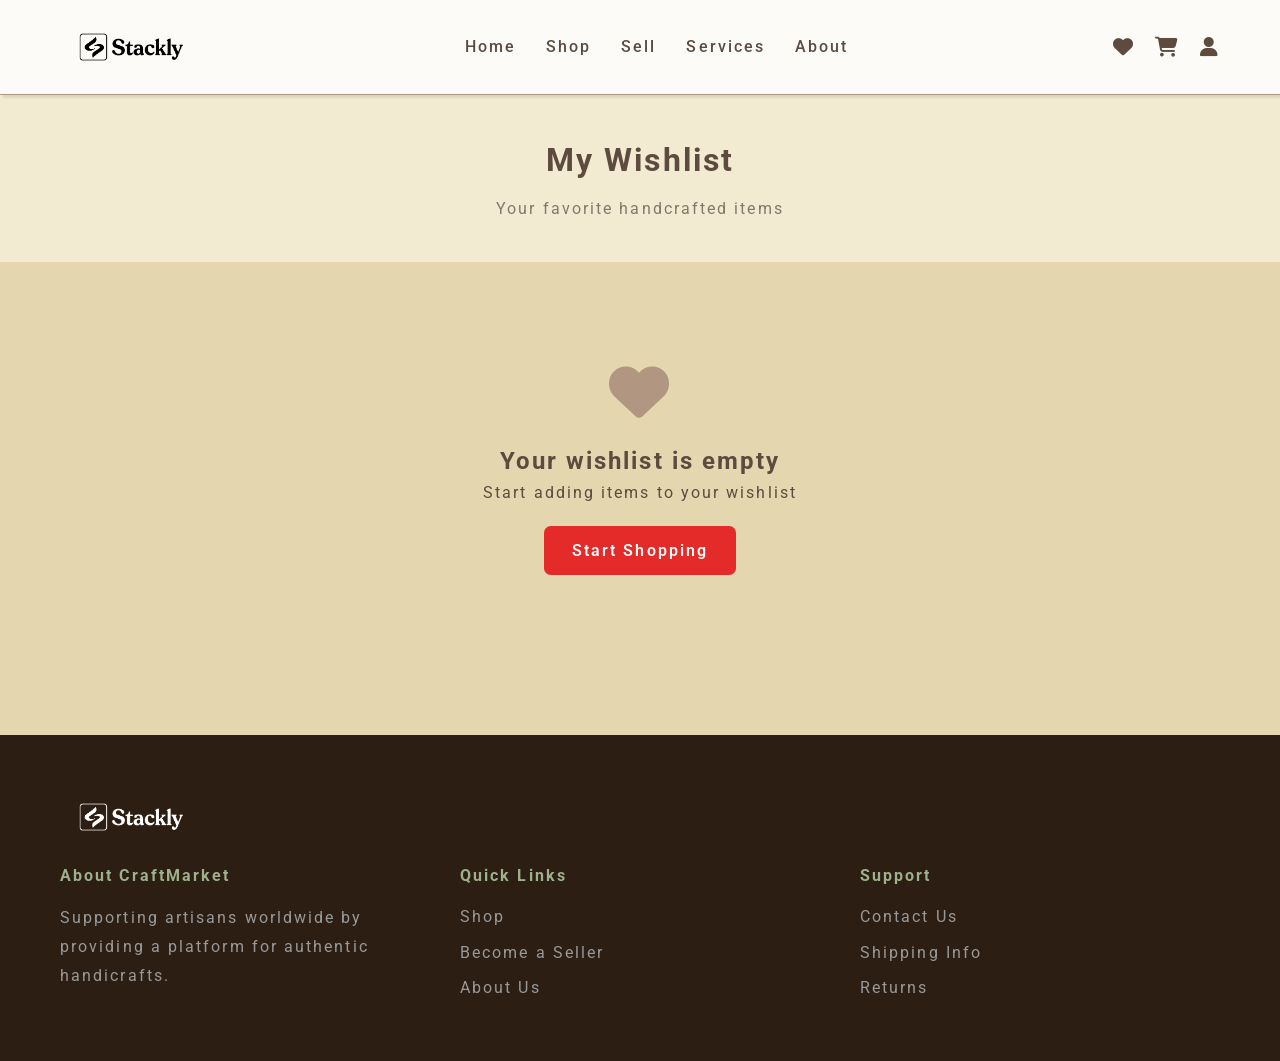
<file: pages/wishlist.html>
<!DOCTYPE html>
<html lang="en">
<head>
    <meta charset="UTF-8">
    <meta name="viewport" content="width=device-width, initial-scale=1.0">
    <title>Wishlist - CraftMarket</title>
    <link rel="stylesheet" href="../css/styles.css">
    <link rel="stylesheet" href="https://cdnjs.cloudflare.com/ajax/libs/font-awesome/6.4.0/css/all.min.css">
    <link rel="preconnect" href="https://fonts.googleapis.com">
    <link rel="preconnect" href="https://fonts.gstatic.com" crossorigin>
    <link href="https://fonts.googleapis.com/css2?family=Roboto:wght@400;500;700&family=Roboto+Mono&family=Merriweather:wght@400;700&display=swap" rel="stylesheet">
    <style>
        .wishlist-container {
            padding: 40px 20px;
        }

        .wishlist-grid {
            display: grid;
            grid-template-columns: repeat(auto-fill, minmax(250px, 1fr));
            gap: 30px;
        }

        .empty-wishlist {
            text-align: center;
            padding: 60px 20px;
            grid-column: 1 / -1;
        }

        .empty-wishlist i {
            font-size: 60px;
            color: var(--border-color);
            display: block;
            margin-bottom: 20px;
        }

        @media (max-width: 768px) {
            .wishlist-grid {
                grid-template-columns: repeat(auto-fill, minmax(180px, 1fr));
                gap: 20px;
            }
        }
    </style>
</head>
<body>
    <!-- Navigation Header -->
    <header class="navbar">
        <div class="container">
            <div class="navbar-content">
                <div class="logo">
                    <a href="../index.html" class="logo-link">
                        <img src="../assets/images/Stackly_logo_transparent.webp" alt="Stackly" class="logo-img">
                    </a>
                </div>
                <nav class="nav-menu" id="navMenu">
                    <a href="../index.html" class="nav-link">Home</a>
                    <a href="products.html" class="nav-link">Shop</a>
                    <a href="seller-dashboard.html" class="nav-link">Sell</a>
                    <a href="services.html" class="nav-link">Services</a>
                    <a href="about.html" class="nav-link">About</a>
                </nav>
                <div class="nav-icons">
                    <a href="wishlist.html" class="icon-link active" title="Wishlist">
                        <i class="fas fa-heart"></i>
                        <span class="badge" id="wishlist-count">0</span>
                    </a>
                    <a href="cart.html" class="icon-link" title="Shopping Cart">
                        <i class="fas fa-shopping-cart"></i>
                        <span class="badge" id="cart-count">0</span>
                    </a>
                    <a href="account.html" class="icon-link" title="Account">
                        <i class="fas fa-user"></i>
                    </a>
                </div>
                <button class="menu-toggle" id="menuToggle" aria-label="Toggle menu" aria-expanded="false" aria-controls="navMenu">
                    <span class="menu-toggle-bar"></span>
                    <span class="menu-toggle-bar"></span>
                    <span class="menu-toggle-bar"></span>
                </button>
            </div>
        </div>
    </header>

    <!-- Page Title -->
    <section style="padding: 40px 20px; background-color: var(--light-bg); text-align: center;">
        <h1 style="font-size: 32px; margin-bottom: 10px;">My Wishlist</h1>
        <p style="color: var(--text-light);">Your favorite handcrafted items</p>
    </section>

    <!-- Wishlist Section -->
    <div class="container">
        <div class="wishlist-container">
            <div class="wishlist-grid" id="wishlist-grid">
                <!-- Wishlist items loaded by JavaScript -->
            </div>
        </div>
    </div>

    <!-- Footer -->
    <footer class="footer" style="margin-top: 60px;">
        <div class="container">
            <div class="footer-brand">
                <a href="../index.html" class="logo-link">
                    <img src="../assets/images/Stackly_logo_transparent.webp" alt="Stackly" class="footer-logo-img">
                </a>
            </div>
            <div class="footer-grid">
                <div class="footer-section">
                    <h4>About CraftMarket</h4>
                    <p>Supporting artisans worldwide by providing a platform for authentic handicrafts.</p>
                </div>
                <div class="footer-section">
                    <h4>Quick Links</h4>
                    <ul>
                        <li><a href="products.html">Shop</a></li>
                        <li><a href="seller-dashboard.html">Become a Seller</a></li>
                        <li><a href="about.html">About Us</a></li>
                    </ul>
                </div>
                <div class="footer-section">
                    <h4>Support</h4>
                    <ul>
                        <li><a href="#">Contact Us</a></li>
                        <li><a href="#">Shipping Info</a></li>
                        <li><a href="#">Returns</a></li>
                    </ul>
                </div>
            </div>
        </div>
    </footer>

    <script src="../js/data.js"></script>
    <script src="../js/script.js"></script>
    <script>
        function loadWishlist() {
            const container = document.getElementById('wishlist-grid');
            const wishlist = getWishlist();
            const wishlistProducts = products.filter(p => wishlist.includes(p.id));

            if (wishlistProducts.length === 0) {
                container.innerHTML = `
                    <div class="empty-wishlist">
                        <i class="fas fa-heart"></i>
                        <h2>Your wishlist is empty</h2>
                        <p>Start adding items to your wishlist</p>
                        <a href="products.html" class="btn btn-primary" style="margin-top: 20px;">Start Shopping</a>
                    </div>
                `;
                return;
            }

            container.innerHTML = wishlistProducts.map(p => createProductCard(p)).join('');
            attachProductCardListeners();
        }

        // Initial load
        loadWishlist();
    </script>
</body>
</html>
</file>
<file: components/scroll-reveal-image/scroll-reveal-image.css>
/* ============================================================
   Scroll Reveal Image — vanilla CSS
   A container that grows in width, zooms its inner image out,
   and rounds its corners as it scrolls through the viewport.
   Driven by scroll-reveal-image.js (no animation libraries).
   ============================================================ */

.scroll-reveal-image {
    position: relative;
    display: block;
    height: 80vh;
    width: 40%;
    max-width: 100%;           /* safety net: never wider than its parent, no horizontal overflow */
    margin: 0 auto 0;
    overflow: hidden;          /* keeps the zoomed inner image clipped to the container */
    background-color: var(--light-bg, #f5f5f5);
    box-shadow: var(--shadow, 0 2px 10px rgba(0, 0, 0, 0.1));

    /* Set by JS on every frame; kept here only as a safe fallback
       for the split second before JS finishes initializing. */
    border-radius: 0px;
}

.scroll-reveal-image-inner {
    position: absolute;
    top: 0;
    left: 50%;
    width: 95%;
    height: 100%;
    will-change: transform;
    transform: translateX(-50%) scale(1.6);
    transform-origin: center center;
    backface-visibility: hidden; /* avoids sub-pixel flicker while scaling */
}

.scroll-reveal-image img {
    width: 100%;
    height: 100%;
    display: block;
    object-fit: cover;
    -webkit-user-drag: none;
    user-select: none;
}

/* ------------------------------------------------------------
   Demo layout helpers (safe to remove if not using the demo
   section — they are namespaced under .scroll-reveal-demo so
   they cannot leak into the rest of the site's styles).
   ------------------------------------------------------------ */
.scroll-reveal-demo {
    display: flex;
    flex-direction: column;
    gap: 48px;
    padding-top: 50vh;
    padding-bottom: 50vh;
    overflow-x: hidden; /* extra safety: no horizontal scrollbar while images animate */
}

.scroll-reveal-demo .scroll-reveal-item {
    width: 100%;
}

.scroll-reveal-demo-intro {
    text-align: center;
    max-width: 640px;
    margin: 0 auto;
    padding: 0 20px;
}

/* ------------------------------------------------------------
   Responsive behavior — keeps the effect readable and prevents
   horizontal overflow at every breakpoint from 320px up.
   ------------------------------------------------------------ */
@media (max-width: 1024px) {
    .scroll-reveal-image {
        width: 55%;
    }
}

@media (max-width: 768px) {
    .scroll-reveal-image {
        width: 70%;
    }

    .scroll-reveal-image-inner {
        width: 98%;
    }

    .scroll-reveal-demo {
        gap: 32px;
        padding-top: 35vh;
        padding-bottom: 35vh;
    }
}

@media (max-width: 480px) {
    .scroll-reveal-image {
        width: 88%;
        height: 60vh !important; /* tall fixed/vh heights (e.g. 900px, 90vh) feel oversized on phones */
    }

    .scroll-reveal-image-inner {
        width: 100%;
    }

    .scroll-reveal-demo {
        padding-top: 25vh;
        padding-bottom: 25vh;
    }
}

@media (max-width: 320px) {
    .scroll-reveal-image {
        width: 94%;
        height: 50vh !important;
    }
}

/* ------------------------------------------------------------
   Respect the user's OS-level motion preference. The JS reads
   this same query and skips the animation loop entirely; these
   rules are a CSS-only backstop in case JS is slow to init.
   ------------------------------------------------------------ */
@media (prefers-reduced-motion: reduce) {
    .scroll-reveal-image,
    .scroll-reveal-image-inner {
        transition: none !important;
    }
}
</file>
<file: css/styles.css>
/* ============ THEME: "Aker" (community shadcn/ui theme, adapted) ============
   Aker ships OKLCH tokens for a shadcn/ui + Tailwind v4 setup; this project is
   plain CSS, so the same OKLCH values are mapped onto the variable names this
   stylesheet already uses, keeping every rule below unchanged.

   Two deliberate deviations from the source theme, since it targets shadcn's
   variant system (borders/ghost states) and this site relies on solid fills:
   - Aker's --secondary and --accent tokens are literally transparent by design.
     Used as-is here they'd make buttons/badges/hover states invisible, so
     --secondary-color borrows Aker's ring/chart-1 green as a real fill.
   - --warning-color has no Aker equivalent (the theme defines none), so it's a
     derived amber kept within the same warm hue family. */
:root {
    --primary-color: oklch(0.596 0.22 27.178);
    --secondary-color: oklch(0.735 0.056 130.849);
    --accent-color: oklch(0.714 0.098 29.983);
    --dark-bg: oklch(0.25 0.03 59.215);
    --light-bg: oklch(0.938 0.033 89.851);
    --bg-page: oklch(0.88 0.053 91.789);
    --text-dark: oklch(0.426 0.031 59.215);
    --text-light: oklch(0.576 0.026 60.932);
    --border-color: oklch(0.692 0.044 59.845);
    --success-color: oklch(0.676 0.057 132.448);
    --warning-color: oklch(0.75 0.15 70);
    --error-color: oklch(0.714 0.098 29.983);
    --white: oklch(0.989 0.006 84.566);

    --font-sans: 'Roboto', sans-serif;
    --font-serif: 'Merriweather', Georgia, serif;
    --font-mono: 'Roboto Mono', monospace;

    --radius: 0.425rem;
    --radius-lg: calc(var(--radius) + 0.15rem);
    --letter-spacing: 0.13em;

    --shadow-color: hsl(88 22% 35% / 0.15);
    --shadow: 3px 3px 2px 0 var(--shadow-color);
    --shadow-lg: 4px 4px 8px 0 hsl(88 22% 35% / 0.2);
}

* {
    margin: 0;
    padding: 0;
    box-sizing: border-box;
}

html {
    scroll-behavior: smooth;
}

body {
    font-family: var(--font-sans);
    letter-spacing: var(--letter-spacing);
    color: var(--text-dark);
    line-height: 1.6;
    background-color: var(--bg-page);
}

.container {
    max-width: 1200px;
    margin: 0 auto;
    padding: 0 20px;
}

/* ============ BUTTONS ============ */
.btn {
    padding: 12px 28px;
    border: none;
    border-radius: var(--radius);
    font-size: 16px;
    font-weight: 600;
    cursor: pointer;
    transition: all 0.3s ease;
    text-decoration: none;
    display: inline-block;
}

.btn-primary {
    background-color: var(--primary-color);
    color: var(--white);
}

.btn-primary:hover {
    background-color: var(--secondary-color);
    transform: translateY(-2px);
    box-shadow: var(--shadow-lg);
}

.btn-secondary {
    background-color: var(--secondary-color);
    color: var(--white);
}

.btn-secondary:hover {
    background-color: var(--primary-color);
}

.btn-outline {
    border: 2px solid var(--primary-color);
    color: var(--primary-color);
    background-color: transparent;
}

.btn-outline:hover {
    background-color: var(--primary-color);
    color: var(--white);
}

.btn-search {
    padding: 12px 20px;
    background-color: var(--primary-color);
    color: var(--white);
}

.btn-small {
    padding: 8px 16px;
    font-size: 14px;
}

.btn:disabled,
.btn[disabled] {
    opacity: 0.5;
    cursor: not-allowed;
}

.btn:disabled:hover,
.btn[disabled]:hover {
    transform: none;
    box-shadow: none;
    background-color: var(--primary-color);
}

/* ============ PAGE HEADER / BREADCRUMB ============ */
.page-header {
    padding: 40px 20px;
    background-color: var(--light-bg);
    text-align: center;
}

.page-header h1 {
    font-size: 32px;
    margin-bottom: 10px;
}

.page-header p {
    color: var(--text-light);
}

.breadcrumb {
    padding: 15px 0;
    font-size: 14px;
    color: var(--text-light);
}

.breadcrumb a {
    color: var(--primary-color);
    text-decoration: none;
}

.breadcrumb a:hover {
    text-decoration: underline;
}

/* ============ NAVBAR ============ */
.navbar {
    background-color: var(--white);
    border-bottom: 1px solid var(--border-color);
    position: sticky;
    top: 0;
    z-index: 1000;
    box-shadow: var(--shadow);
}

.navbar-content {
    display: flex;
    justify-content: space-between;
    align-items: center;
    padding: 15px 0;
}

.logo {
    font-size: 24px;
    font-weight: bold;
    color: var(--primary-color);
    display: flex;
    align-items: center;
    gap: 10px;
}

.logo i {
    font-size: 28px;
}

.logo-link {
    display: flex;
    align-items: center;
}

.logo-img {
    height: 64px;
    width: auto;
    display: block;
    /* Force the wordmark to solid black so it reads dark and crisp on any background. */
    filter: brightness(0) saturate(100%);
}

/* Glass card behind the logo over the transparent/dark hero video, so it reads
   clearly no matter what's playing behind it. */
.navbar-overlay .logo-link {
    background: rgba(255, 255, 255, 0.16);
    backdrop-filter: blur(12px) saturate(160%);
    -webkit-backdrop-filter: blur(12px) saturate(160%);
    border: 1px solid rgba(255, 255, 255, 0.35);
    border-radius: 8px;
    padding: 6px 12px;
    box-shadow: 0 4px 24px rgba(0, 0, 0, 0.18);
}

.navbar-overlay .logo-img {
    height: 40px;
}

.nav-menu {
    display: flex;
    gap: 30px;
}

.nav-link {
    text-decoration: none;
    color: var(--text-dark);
    font-weight: 500;
    position: relative;
    transition: color 0.3s ease;
}

.nav-link:hover,
.nav-link.active {
    color: var(--primary-color);
}

.nav-link::after {
    content: '';
    position: absolute;
    bottom: -5px;
    left: 0;
    width: 0;
    height: 3px;
    background-color: var(--primary-color);
    transition: width 0.3s ease;
}

.nav-link:hover::after,
.nav-link.active::after {
    width: 100%;
}

.nav-icons {
    display: flex;
    gap: 20px;
    align-items: center;
}

.icon-link {
    position: relative;
    color: var(--text-dark);
    font-size: 20px;
    text-decoration: none;
    transition: color 0.3s ease;
}

.icon-link:hover {
    color: var(--primary-color);
}

.badge {
    position: absolute;
    top: -8px;
    right: -8px;
    background-color: var(--accent-color);
    color: var(--white);
    border-radius: 50%;
    width: 20px;
    height: 20px;
    display: flex;
    align-items: center;
    justify-content: center;
    font-size: 12px;
    font-weight: bold;
}

/* ============ HAMBURGER MENU TOGGLE ============ */
.menu-toggle {
    display: none;
    flex-direction: column;
    justify-content: center;
    align-items: center;
    gap: 5px;
    width: 40px;
    height: 40px;
    padding: 0;
    background: none;
    border: none;
    border-radius: var(--radius);
    cursor: pointer;
    transition: background-color 0.2s ease;
}

.menu-toggle:hover {
    background-color: var(--light-bg);
}

.navbar-overlay .menu-toggle:hover {
    background-color: rgba(255, 255, 255, 0.16);
}

.menu-toggle-bar {
    display: block;
    width: 24px;
    height: 2px;
    background-color: var(--text-dark);
    border-radius: 2px;
    transition: transform 0.3s ease, opacity 0.3s ease, background-color 0.3s ease;
}

.navbar-overlay .menu-toggle-bar {
    background-color: var(--white);
}

/* Morph into an X when the menu is open */
.menu-toggle.active .menu-toggle-bar:nth-child(1) {
    transform: translateY(7px) rotate(45deg);
}

.menu-toggle.active .menu-toggle-bar:nth-child(2) {
    opacity: 0;
}

.menu-toggle.active .menu-toggle-bar:nth-child(3) {
    transform: translateY(-7px) rotate(-45deg);
}

/* ============ HERO SECTION ============ */
.hero {
    background: linear-gradient(135deg, var(--primary-color), var(--secondary-color));
    color: var(--white);
    padding: 100px 20px;
    text-align: center;
    position: relative;
    overflow: hidden;
}

.hero::before {
    content: '';
    position: absolute;
    top: -50%;
    right: -10%;
    width: 500px;
    height: 500px;
    background-color: rgba(255, 255, 255, 0.1);
    border-radius: 50%;
}

.hero-content {
    position: relative;
    z-index: 1;
    max-width: 600px;
    margin: 0 auto;
}

.hero h1 {
    font-size: 48px;
    margin-bottom: 15px;
    text-shadow: 2px 2px 4px rgba(0, 0, 0, 0.3);
}

.hero p {
    font-size: 20px;
    margin-bottom: 30px;
    opacity: 0.95;
}

/* ============ HERO — VIDEO BACKGROUND (HOMEPAGE) ============ */
.navbar.navbar-overlay {
    position: absolute;
    top: 0;
    left: 0;
    right: 0;
    background: transparent;
    border-bottom: none;
    box-shadow: none;
    z-index: 10;
}

.navbar-overlay .logo,
.navbar-overlay .nav-link,
.navbar-overlay .icon-link {
    color: var(--white);
}

.navbar-overlay .nav-link:hover,
.navbar-overlay .nav-link.active {
    color: var(--white);
    opacity: 0.8;
}

.navbar-overlay .nav-link::after {
    background-color: var(--white);
}

.hero-video {
    background: none;
    position: relative;
    height: 92vh;
    min-height: 640px;
    padding: 0 20px 70px;
    display: flex;
    flex-direction: column;
    justify-content: flex-end;
    cursor: grab;
    touch-action: pan-y;
    user-select: none;
    align-items: center;
}

.hero-video::before {
    content: none;
}

.hero-video-bg {
    position: absolute;
    inset: 0;
    width: 100%;
    height: 100%;
    object-fit: cover;
    z-index: 0;
    opacity: 0;
    transition: opacity 0.8s ease;
}

.hero-video-bg.active {
    opacity: 1;
    z-index: 1;
}

.hero-overlay {
    position: absolute;
    inset: 0;
    background: linear-gradient(180deg, rgba(20, 14, 8, 0.55) 0%, rgba(20, 14, 8, 0.15) 45%, rgba(20, 14, 8, 0.75) 100%);
    z-index: 1;
}

.hero-category-nav {
    position: relative;
    z-index: 2;
    display: flex;
    flex-wrap: wrap;
    justify-content: center;
    gap: 32px;
    padding-top: 110px;
    margin-bottom: auto;
}

.hero-category-nav a {
    color: var(--white);
    text-decoration: none;
    font-size: 14px;
    font-weight: 600;
    letter-spacing: 0.3px;
    opacity: 0.9;
    transition: opacity 0.3s ease;
}

.hero-category-nav a:hover {
    opacity: 1;
    text-decoration: underline;
}

.hero-video .hero-content {
    position: relative;
    z-index: 2;
    max-width: 640px;
}

.hero-slide {
    display: none;
}

.hero-slide.active {
    display: block;
    animation: heroSlideIn 0.6s ease;
}

@keyframes heroSlideIn {
    from { opacity: 0; transform: translateY(10px); }
    to { opacity: 1; transform: translateY(0); }
}

.hero-video .hero-content h1 {
    font-family: var(--font-serif);
    font-size: 42px;
    font-weight: 600;
    margin-bottom: 12px;
    text-shadow: 0 2px 12px rgba(0, 0, 0, 0.4);
}

.hero-video .hero-content p {
    font-size: 16px;
    opacity: 0.92;
    margin-bottom: 22px;
    max-width: 440px;
    margin-left: auto;
    margin-right: auto;
}

@media (max-width: 768px) {
    .hero-video {
        height: 85vh;
        min-height: 560px;
        padding-bottom: 45px;
    }

    .hero-category-nav {
        gap: 16px;
        padding-top: 95px;
    }

    .hero-video .hero-content h1 {
        font-size: 26px;
    }
}

@media (max-width: 480px) {
    .hero-category-nav a {
        font-size: 12px;
    }
}

/* ============ 404 PAGE ============ */
.error-hero {
    height: 100vh;
    min-height: 640px;
    display: flex;
    align-items: center;
    justify-content: center;
}

/* No category nav on this page — darken a touch more so text stays readable
   without it pinning the eye to the top of the frame. */
.error-overlay {
    background: rgba(20, 14, 8, 0.55);
}

.error-content {
    max-width: 560px;
}

.hero-video .hero-content .error-code {
    font-family: var(--font-serif);
    font-size: 110px;
    font-weight: 700;
    line-height: 1;
    margin-bottom: 8px;
    opacity: 1;
    max-width: none;
    text-shadow: 0 4px 20px rgba(0, 0, 0, 0.45);
}

@media (max-width: 768px) {
    .hero-video .hero-content .error-code {
        font-size: 72px;
    }
}

/* ============ SEARCH SECTION ============ */
.search-section {
    padding: 40px 20px;
    background-color: var(--light-bg);
}

.search-bar {
    display: flex;
    max-width: 600px;
    margin: 0 auto 30px;
    box-shadow: var(--shadow);
}

.search-bar input {
    flex: 1;
    padding: 15px 20px;
    border: none;
    font-size: 16px;
    outline: none;
}

.search-bar .btn-search {
    margin: 0;
    border-radius: 0 var(--radius) var(--radius) 0;
}

.filter-tags {
    display: flex;
    justify-content: center;
    gap: 10px;
    flex-wrap: wrap;
}

.filter-tag {
    padding: 8px 20px;
    border: 2px solid var(--border-color);
    background-color: var(--white);
    color: var(--text-dark);
    border-radius: 25px;
    cursor: pointer;
    font-weight: 500;
    transition: all 0.3s ease;
}

.filter-tag:hover,
.filter-tag.active {
    border-color: var(--primary-color);
    background-color: var(--primary-color);
    color: var(--white);
}

/* ============ PRODUCT GRID ============ */
.featured,
.sellers {
    padding: 60px 20px;
}

.featured > .container,
.sellers > .container {
    display: flex;
    flex-direction: column;
}

.featured h2,
.sellers h2,
.categories h2 {
    font-size: 32px;
    margin-bottom: 40px;
    color: var(--text-dark);
    text-align: center;
}

.product-grid,
.seller-grid {
    display: grid;
    /* 280px keeps this at exactly 3 columns on desktop (9 artisans = 3 even rows) */
    grid-template-columns: repeat(auto-fit, minmax(280px, 1fr));
    gap: 30px;
}

/* ============ PRODUCT CARD ============ */
.product-card {
    background-color: var(--white);
    border-radius: var(--radius-lg);
    overflow: hidden;
    box-shadow: var(--shadow);
    transition: all 0.3s ease;
    cursor: pointer;
}

.product-card:hover {
    transform: translateY(-5px);
    box-shadow: var(--shadow-lg);
}

.product-image {
    position: relative;
    width: 100%;
    height: 200px;
    background: linear-gradient(135deg, #f5deb3, #deb887);
    display: flex;
    align-items: center;
    justify-content: center;
    font-size: 60px;
    overflow: hidden;
}

.product-image img {
    width: 100%;
    height: 100%;
    object-fit: cover;
}

.stock-badge {
    position: absolute;
    top: 10px;
    left: 10px;
    background-color: var(--error-color);
    color: var(--white);
    font-size: 11px;
    font-weight: 700;
    text-transform: uppercase;
    letter-spacing: 0.5px;
    padding: 4px 10px;
    border-radius: 20px;
}

.wishlist-btn {
    position: absolute;
    top: 10px;
    right: 10px;
    background-color: var(--white);
    border: none;
    width: 40px;
    height: 40px;
    border-radius: 50%;
    cursor: pointer;
    font-size: 18px;
    display: flex;
    align-items: center;
    justify-content: center;
    transition: all 0.3s ease;
}

.wishlist-btn:hover,
.wishlist-btn.active {
    background-color: var(--accent-color);
    color: var(--white);
}

.product-info {
    padding: 20px;
}

.product-category {
    font-size: 12px;
    color: var(--text-light);
    text-transform: uppercase;
    margin-bottom: 8px;
}

.product-name {
    font-size: 18px;
    font-weight: 600;
    margin-bottom: 8px;
    color: var(--text-dark);
}

.product-seller {
    font-size: 14px;
    color: var(--text-light);
    margin-bottom: 10px;
}

.product-rating {
    display: flex;
    align-items: center;
    gap: 8px;
    margin-bottom: 10px;
    font-size: 14px;
}

.stars {
    color: #FFD700;
}

.product-price {
    font-size: 20px;
    font-weight: bold;
    color: var(--primary-color);
    margin-bottom: 15px;
}

.product-actions {
    display: flex;
    gap: 10px;
}

.product-actions .btn {
    flex: 1;
    padding: 10px;
    font-size: 14px;
}

/* ============ CATEGORIES SECTION ============ */
.categories {
    padding: 60px 20px;
    background-color: var(--light-bg);
}

.category-grid {
    display: grid;
    /* 280px keeps this at exactly 3 columns on desktop (9 cards = 3 even rows) */
    grid-template-columns: repeat(auto-fit, minmax(280px, 1fr));
    gap: 30px;
}

.category-card {
    background-color: var(--white);
    border-radius: var(--radius-lg);
    overflow: hidden;
    text-align: center;
    cursor: pointer;
    transition: all 0.3s ease;
    box-shadow: var(--shadow);
}

.category-card:hover {
    transform: translateY(-5px);
    box-shadow: var(--shadow-lg);
}

.category-image {
    width: 100%;
    height: 200px;
    background-size: cover;
    background-position: center;
    transition: transform 0.3s ease;
}

.category-card:hover .category-image {
    transform: scale(1.1);
}

.pottery {
    background-color: #CD853F;
    background-image: url('../assets/images/products/p1-ceramic-vase.webp');
}

.textiles {
    background-color: #FF8C00;
    background-image: url('../assets/images/products/p2-woven-tapestry.webp');
}

.jewelry {
    background-color: #FFA500;
    background-image: url('../assets/images/products/p3-beaded-necklace.webp');
}

.woodwork {
    background-color: #8B4513;
    background-image: url('../assets/images/products/p4-carved-wood-box.webp');
}

.leather {
    background-color: #6F4E37;
    background-image: url('../assets/images/leather-goods-category.webp');
}

.candles {
    background-color: #E8DCC8;
    background-image: url('../assets/images/candles-category.webp');
}

.metalwork {
    background-color: #B87333;
    background-image: url('../assets/images/metalwork-category.webp');
}

.basketry {
    background-color: #C4A46B;
    background-image: url('../assets/images/basketry-category.webp');
}

.glass {
    background-color: #7FA6A0;
    background-image: url('../assets/images/glass-category.webp');
}

.category-card h3 {
    font-size: 20px;
    padding: 20px 15px 10px;
    color: var(--text-dark);
}

.category-card a {
    display: inline-block;
    padding: 10px 20px 20px;
    color: var(--primary-color);
    text-decoration: none;
    font-weight: 600;
    transition: color 0.3s ease;
}

.category-card:hover a {
    color: var(--secondary-color);
}

/* ============ SELLER CARD ============ */
.seller-card {
    background-color: var(--white);
    border-radius: var(--radius-lg);
    padding: 30px 20px;
    text-align: center;
    box-shadow: var(--shadow);
    transition: all 0.3s ease;
}

.seller-card:hover {
    transform: translateY(-5px);
    box-shadow: var(--shadow-lg);
}

.seller-avatar {
    width: 80px;
    height: 80px;
    border-radius: 50%;
    background: linear-gradient(135deg, var(--primary-color), var(--secondary-color));
    margin: 0 auto 15px;
    display: flex;
    align-items: center;
    justify-content: center;
    font-size: 40px;
    color: var(--white);
    overflow: hidden;
    border: 3px solid var(--white);
    outline: 2px solid var(--border-color);
    transition: outline-color 0.3s ease;
}

.seller-card:hover .seller-avatar {
    outline-color: var(--primary-color);
}

.seller-avatar img {
    width: 100%;
    height: 100%;
    object-fit: cover;
    display: block;
}

.seller-name {
    font-size: 18px;
    font-weight: 600;
    margin-bottom: 8px;
    color: var(--text-dark);
}

.seller-info {
    font-size: 14px;
    color: var(--text-light);
    margin-bottom: 15px;
}

.seller-stats {
    display: flex;
    justify-content: space-around;
    padding: 15px 0;
    border-top: 1px solid var(--border-color);
    border-bottom: 1px solid var(--border-color);
    margin-bottom: 15px;
    font-size: 14px;
}

.seller-stats div {
    text-align: center;
}

.seller-stats strong {
    display: block;
    color: var(--primary-color);
    font-size: 18px;
}

.seller-card .btn {
    width: 100%;
}

/* ============ TRUST BAR ============ */
.trust-bar {
    padding: 35px 20px;
    background-color: var(--white);
    border-bottom: 1px solid var(--border-color);
}

.trust-bar-grid {
    display: grid;
    grid-template-columns: repeat(auto-fit, minmax(220px, 1fr));
    gap: 30px;
    max-width: 1200px;
    margin: 0 auto;
}

.trust-item {
    display: flex;
    align-items: center;
    gap: 15px;
}

.trust-item i {
    font-size: 26px;
    color: var(--primary-color);
    flex-shrink: 0;
    width: 30px;
    text-align: center;
}

.trust-item h4 {
    font-size: 15px;
    margin-bottom: 3px;
    color: var(--text-dark);
}

.trust-item p {
    font-size: 13px;
    color: var(--text-light);
    margin: 0;
}

/* ============ HOW IT WORKS ============ */
.how-it-works {
    padding: 60px 20px;
}

.how-it-works h2 {
    font-size: 32px;
    margin-bottom: 10px;
    color: var(--text-dark);
    text-align: center;
}

.how-it-works > .container > p {
    text-align: center;
    color: var(--text-light);
    max-width: 560px;
    margin: 0 auto 40px;
}

.how-steps {
    display: grid;
    grid-template-columns: repeat(auto-fit, minmax(220px, 1fr));
    gap: 40px;
    max-width: 1000px;
    margin: 0 auto;
    text-align: center;
}

.how-step-number {
    width: 56px;
    height: 56px;
    border-radius: 50%;
    background-color: var(--primary-color);
    color: var(--white);
    display: flex;
    align-items: center;
    justify-content: center;
    font-size: 22px;
    font-weight: bold;
    margin: 0 auto 18px;
}

.how-step h3 {
    font-size: 18px;
    margin-bottom: 8px;
    color: var(--text-dark);
}

.how-step p {
    color: var(--text-light);
    font-size: 14px;
    line-height: 1.7;
}

/* ============ IMPACT STATS ============ */
.impact-stats {
    padding: 60px 20px;
    background-color: var(--dark-bg);
    color: var(--white);
}

.impact-stats h2 {
    font-size: 32px;
    margin-bottom: 40px;
    color: var(--white);
    text-align: center;
}

.impact-stats-grid {
    display: grid;
    grid-template-columns: repeat(auto-fit, minmax(180px, 1fr));
    gap: 30px;
    max-width: 1000px;
    margin: 0 auto;
    text-align: center;
}

.impact-stat .number {
    font-size: 36px;
    font-weight: bold;
    color: var(--secondary-color);
    margin-bottom: 6px;
}

.impact-stat p {
    font-size: 13px;
    text-transform: uppercase;
    letter-spacing: 1px;
    color: #ccc;
    margin: 0;
}

/* ============ NEWSLETTER ============ */
.newsletter {
    background: linear-gradient(135deg, var(--primary-color), var(--secondary-color));
    color: var(--white);
    padding: 60px 20px;
    text-align: center;
}

.newsletter h2 {
    font-size: 32px;
    margin-bottom: 10px;
    color: var(--white);
}

.newsletter p {
    font-size: 18px;
    margin-bottom: 30px;
    opacity: 0.95;
}

.newsletter-form {
    max-width: 500px;
    margin: 0 auto;
    display: flex;
    gap: 10px;
}

.newsletter-form input {
    flex: 1;
    padding: 15px 20px;
    border: none;
    border-radius: var(--radius);
    font-size: 16px;
    outline: none;
}

.newsletter-form .btn {
    border-radius: var(--radius);
}

/* ============ FOOTER ============ */
.footer {
    background-color: var(--dark-bg);
    color: var(--white);
    padding: 50px 20px 20px;
}

.footer-brand {
    margin-bottom: 14px;
}

.footer-logo-img {
    height: 64px;
    width: auto;
    display: block;
    /* Logo asset is black — invert it to white for the dark footer background. */
    filter: brightness(0) invert(1);
}

.footer-grid {
    display: grid;
    grid-template-columns: repeat(auto-fit, minmax(250px, 1fr));
    gap: 40px;
    margin-bottom: 30px;
}

.footer-section h4 {
    font-size: 16px;
    margin-bottom: 15px;
    color: var(--secondary-color);
}

.footer-section p {
    color: #999;
    line-height: 1.8;
}

.footer-section ul {
    list-style: none;
}

.footer-section ul li {
    margin-bottom: 10px;
}

.footer-section ul li a {
    color: #999;
    text-decoration: none;
    transition: color 0.3s ease;
}

.footer-section ul li a:hover {
    color: var(--secondary-color);
}

.social-links {
    display: flex;
    gap: 15px;
}

.social-links a {
    color: #999;
    font-size: 20px;
    text-decoration: none;
    transition: color 0.3s ease;
}

.social-links a:hover {
    color: var(--secondary-color);
}

.footer-bottom {
    border-top: 1px solid #555;
    padding-top: 20px;
    text-align: center;
    color: #999;
    font-size: 14px;
}

.footer-bottom a {
    color: #999;
    text-decoration: none;
    transition: color 0.3s ease;
}

.footer-bottom a:hover {
    color: var(--secondary-color);
}

/* ============ RESPONSIVE ============ */
@media (max-width: 768px) {
    .menu-toggle {
        display: flex;
        order: 3;
    }

    .navbar-content {
        flex-wrap: wrap;
    }

    .nav-icons {
        order: 2;
        margin-left: auto;
    }

    .nav-menu {
        order: 4;
        flex-direction: column;
        align-items: flex-start;
        gap: 0;
        width: 100%;
        max-height: 0;
        overflow: hidden;
        opacity: 0;
        margin-top: 0;
        transition: max-height 0.3s ease, opacity 0.25s ease, margin-top 0.3s ease;
    }

    .nav-menu.active {
        max-height: 400px;
        opacity: 1;
        margin-top: 18px;
    }

    .nav-menu .nav-link {
        width: 100%;
        padding: 12px 4px;
        border-top: 1px solid var(--border-color);
    }

    .navbar-overlay .nav-menu {
        background: rgba(20, 14, 8, 0.55);
        backdrop-filter: blur(12px) saturate(160%);
        -webkit-backdrop-filter: blur(12px) saturate(160%);
        border-radius: var(--radius-lg);
    }

    .navbar-overlay .nav-menu.active {
        padding: 4px 14px;
    }

    .navbar-overlay .nav-menu .nav-link {
        border-top-color: rgba(255, 255, 255, 0.25);
    }

    .nav-menu .nav-link::after {
        display: none;
    }

    .hero h1 {
        font-size: 32px;
    }

    .hero p {
        font-size: 16px;
    }

    .product-grid,
    .seller-grid,
    .category-grid {
        grid-template-columns: repeat(auto-fill, minmax(180px, 1fr));
        gap: 20px;
    }

    .newsletter-form {
        flex-direction: column;
    }

    .filter-tag {
        padding: 6px 15px;
        font-size: 14px;
    }
}

@media (max-width: 480px) {
    .hero h1 {
        font-size: 24px;
    }

    .product-grid,
    .seller-grid,
    .category-grid {
        grid-template-columns: 1fr;
    }

    .featured,
    .sellers {
        padding: 40px 20px;
    }
}
</file>
